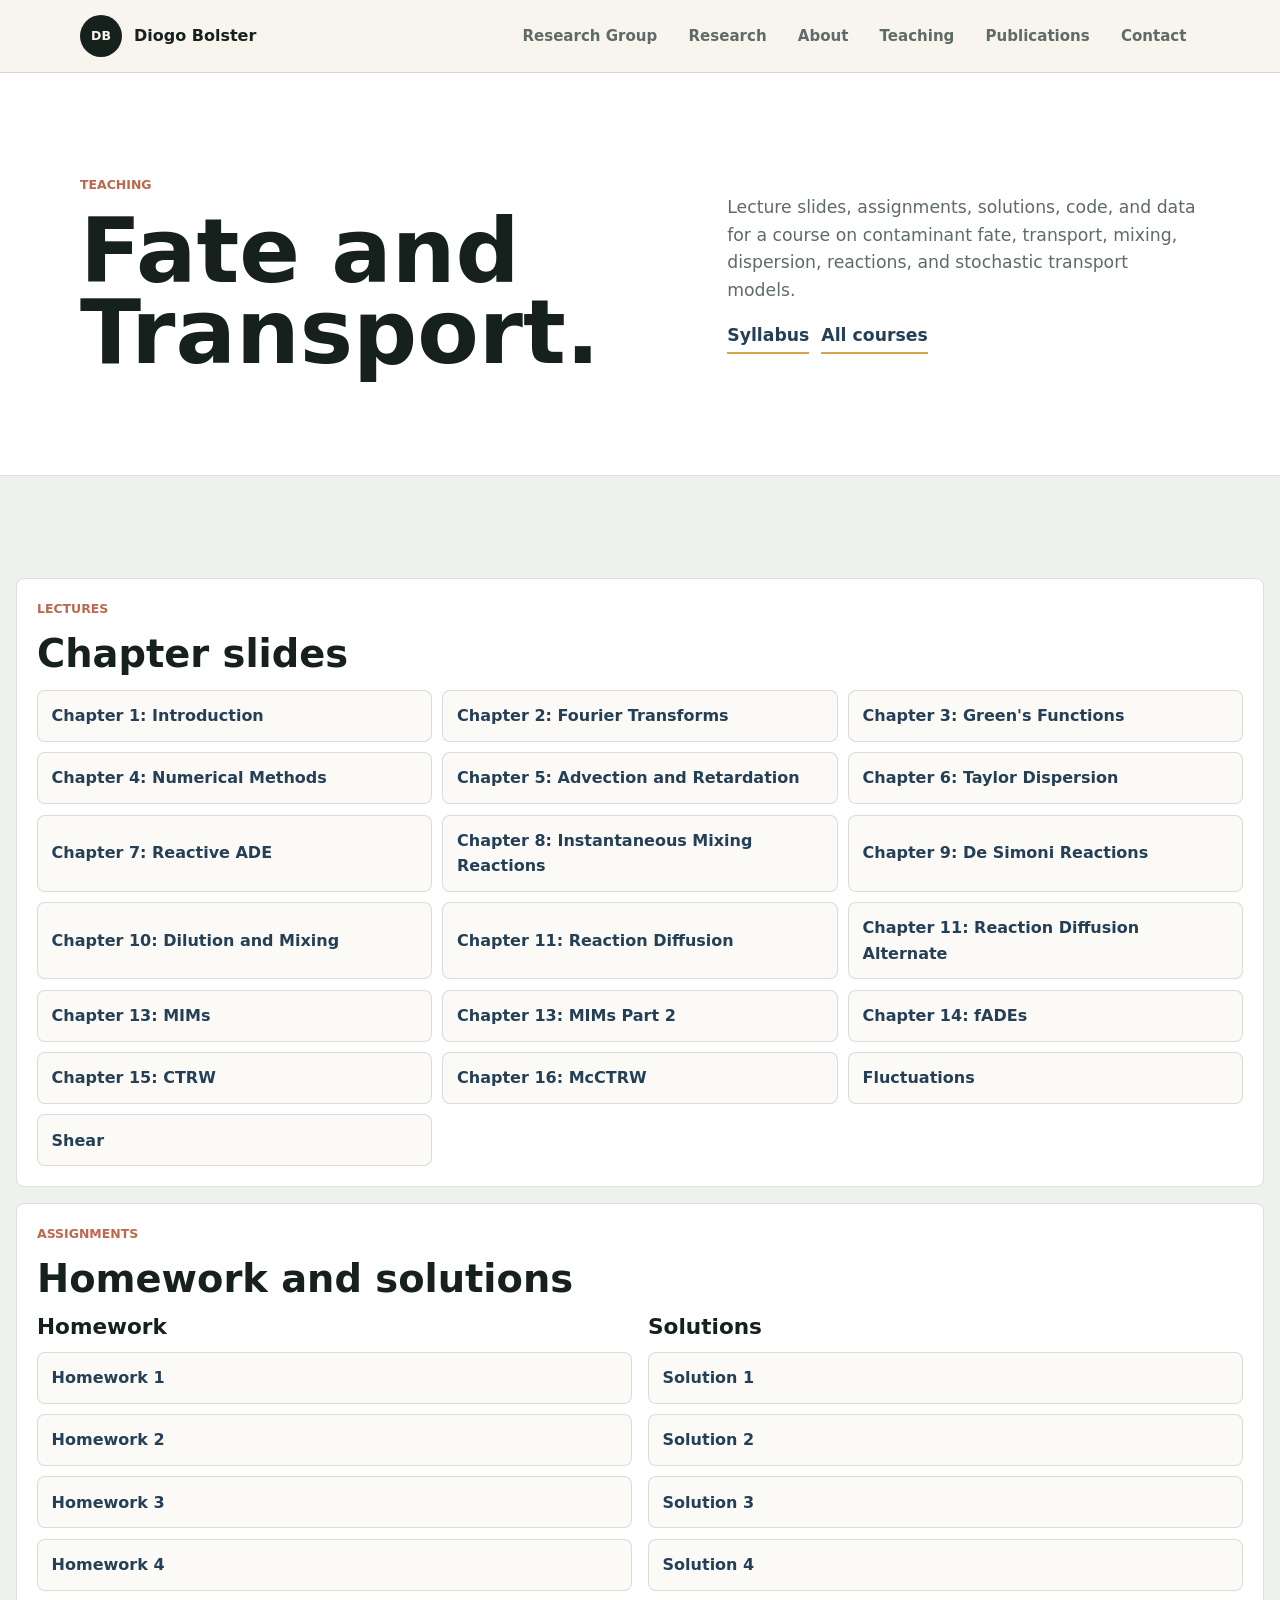
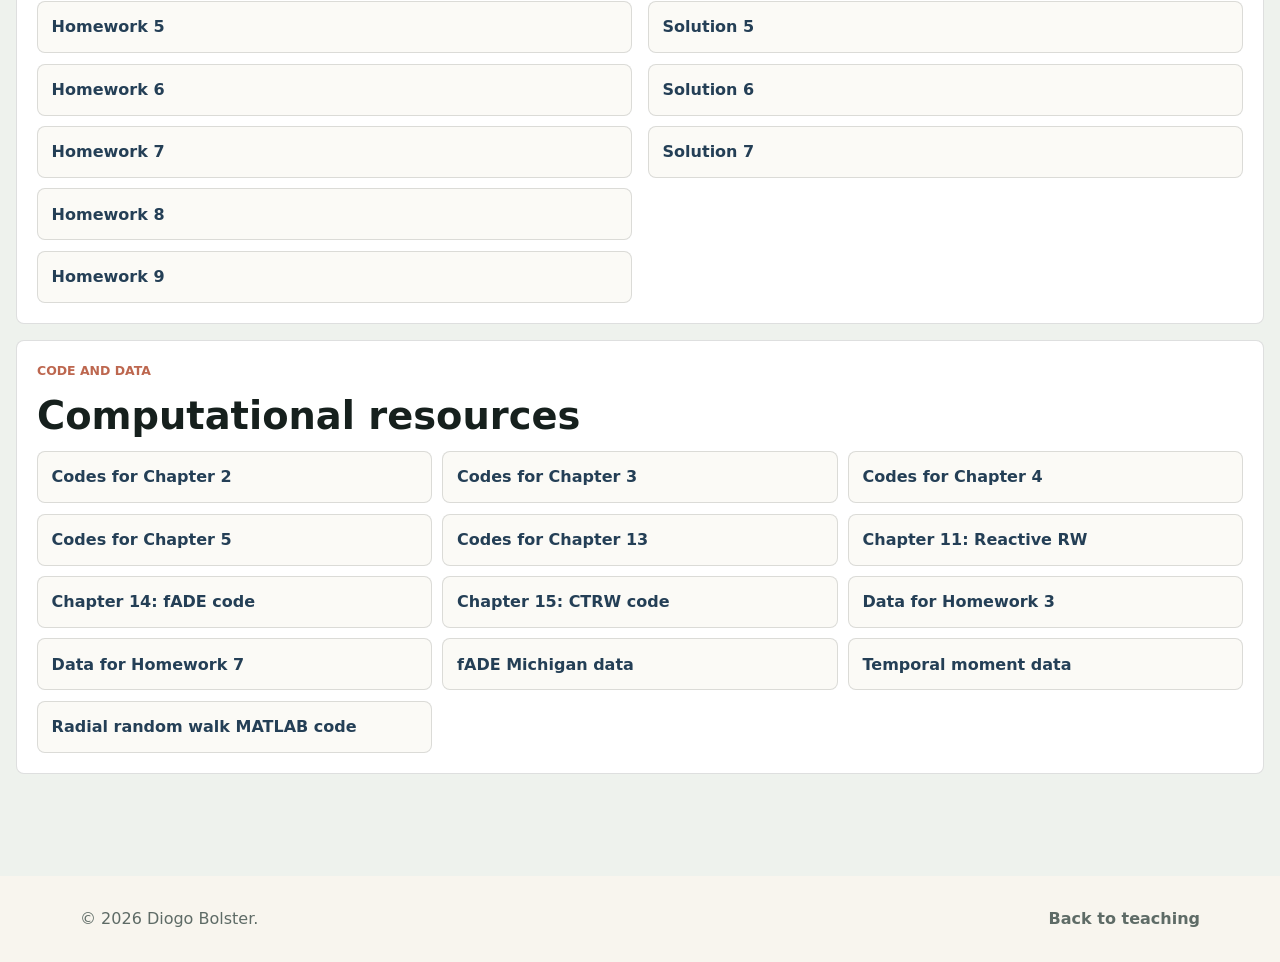
<file: fate-and-transport.html>
<!doctype html>
<html lang="en">
  <head>
    <meta charset="utf-8">
    <meta name="viewport" content="width=device-width, initial-scale=1">
    <meta
      name="description"
      content="Fate and Transport course materials, lectures, homework, solutions, codes, and datasets from Diogo Bolster."
    >
    <title>Fate and Transport | Diogo Bolster</title>
    <link rel="stylesheet" href="styles.css">
  </head>
  <body class="course-page">
    <a class="skip-link" href="#main">Skip to content</a>

    <header class="site-header">
      <nav class="nav" aria-label="Primary navigation">
        <a class="brand" href="index.html#top" aria-label="Go to homepage">
          <span class="brand-mark">DB</span>
          <span>Diogo Bolster</span>
        </a>

        <button class="nav-toggle" type="button" aria-label="Open navigation" aria-expanded="false">
          <span></span>
          <span></span>
        </button>

        <div class="nav-links" data-nav-links>
          <a href="index.html#group">Research Group</a>
          <a href="index.html#research">Research</a>
          <a href="index.html#about">About</a>
          <a href="teaching.html">Teaching</a>
          <a href="publications.html">Publications</a>
          <a href="index.html#contact">Contact</a>
        </div>
      </nav>
    </header>

    <main id="main">
      <section class="publication-hero course-hero" aria-labelledby="course-title">
        <div class="section-inner publication-hero-grid">
          <div>
            <p class="section-kicker">Teaching</p>
            <h1 id="course-title">Fate and Transport.</h1>
          </div>
          <div class="publication-summary">
            <p>
              Lecture slides, assignments, solutions, code, and data for a course on
              contaminant fate, transport, mixing, dispersion, reactions, and stochastic
              transport models.
            </p>
            <div class="publication-source-links">
              <a href="course-materials/fate-and-transport/Syllabus_CE60422.pdf">Syllabus</a>
              <a href="teaching.html">All courses</a>
            </div>
          </div>
        </div>
      </section>

      <section class="section course-materials-section" aria-label="Fate and Transport course materials">
        <div class="section-inner course-materials-inner">
          <section class="course-material-block">
            <div class="course-material-heading">
              <p class="section-kicker">Lectures</p>
              <h2>Chapter slides</h2>
            </div>
            <div class="resource-grid">
              <a href="course-materials/fate-and-transport/Chapter1Intro.pptx">Chapter 1: Introduction</a>
              <a href="course-materials/fate-and-transport/Chapter2-FourierTransforms.pptx">Chapter 2: Fourier Transforms</a>
              <a href="course-materials/fate-and-transport/Chapter3GreensFunctions.pptx">Chapter 3: Green's Functions</a>
              <a href="course-materials/fate-and-transport/Chapter4-Numerical.pptx">Chapter 4: Numerical Methods</a>
              <a href="course-materials/fate-and-transport/Chapter5_AdvectionRetardation.pptx">Chapter 5: Advection and Retardation</a>
              <a href="course-materials/fate-and-transport/Chapter6-TaylorDispersion.pptx">Chapter 6: Taylor Dispersion</a>
              <a href="course-materials/fate-and-transport/Chapter7-RADE.pptx">Chapter 7: Reactive ADE</a>
              <a href="course-materials/fate-and-transport/Chapter8-InstMixRxn.pptx">Chapter 8: Instantaneous Mixing Reactions</a>
              <a href="course-materials/fate-and-transport/Chapter9-DeSimoniRXN.pptx">Chapter 9: De Simoni Reactions</a>
              <a href="course-materials/fate-and-transport/Chapter10-DilutionMixing.pptx">Chapter 10: Dilution and Mixing</a>
              <a href="course-materials/fate-and-transport/Chapter11-Reaction_Diffusion_General.pptx">Chapter 11: Reaction Diffusion</a>
              <a href="course-materials/fate-and-transport/Chapter11-Reaction_Diffusion_General_1.pptx">Chapter 11: Reaction Diffusion Alternate</a>
              <a href="course-materials/fate-and-transport/Chapter13-MIMs.pptx">Chapter 13: MIMs</a>
              <a href="course-materials/fate-and-transport/Chapter13-MIMs-Part2.pptx">Chapter 13: MIMs Part 2</a>
              <a href="course-materials/fate-and-transport/Chapter14-fADEs.pptx">Chapter 14: fADEs</a>
              <a href="course-materials/fate-and-transport/Chapter15-CTRW.pptx">Chapter 15: CTRW</a>
              <a href="course-materials/fate-and-transport/Chapter16-McCTRW.pptx">Chapter 16: McCTRW</a>
              <a href="course-materials/fate-and-transport/Fluctuations.pptx">Fluctuations</a>
              <a href="course-materials/fate-and-transport/Shear.pptx">Shear</a>
            </div>
          </section>

          <section class="course-material-block">
            <div class="course-material-heading">
              <p class="section-kicker">Assignments</p>
              <h2>Homework and solutions</h2>
            </div>
            <div class="resource-columns">
              <div>
                <h3>Homework</h3>
                <div class="resource-list">
                  <a href="course-materials/fate-and-transport/HW1.pdf">Homework 1</a>
                  <a href="course-materials/fate-and-transport/HW2.pdf">Homework 2</a>
                  <a href="course-materials/fate-and-transport/HW3.pdf">Homework 3</a>
                  <a href="course-materials/fate-and-transport/HW4.pdf">Homework 4</a>
                  <a href="course-materials/fate-and-transport/HW5.pdf">Homework 5</a>
                  <a href="course-materials/fate-and-transport/HW6.pdf">Homework 6</a>
                  <a href="course-materials/fate-and-transport/HW7.pdf">Homework 7</a>
                  <a href="course-materials/fate-and-transport/HW8.pdf">Homework 8</a>
                  <a href="course-materials/fate-and-transport/HW9.pdf">Homework 9</a>
                </div>
              </div>
              <div>
                <h3>Solutions</h3>
                <div class="resource-list">
                  <a href="course-materials/fate-and-transport/Sol_HW1.pdf">Solution 1</a>
                  <a href="course-materials/fate-and-transport/Sol_HW2.pdf">Solution 2</a>
                  <a href="course-materials/fate-and-transport/Sol_HW3.pdf">Solution 3</a>
                  <a href="course-materials/fate-and-transport/Sol_HW4.pdf">Solution 4</a>
                  <a href="course-materials/fate-and-transport/Sol_HW5.pdf">Solution 5</a>
                  <a href="course-materials/fate-and-transport/Sol_HW6.pdf">Solution 6</a>
                  <a href="course-materials/fate-and-transport/Sol%20HW7.pdf">Solution 7</a>
                </div>
              </div>
            </div>
          </section>

          <section class="course-material-block">
            <div class="course-material-heading">
              <p class="section-kicker">Code and Data</p>
              <h2>Computational resources</h2>
            </div>
            <div class="resource-grid">
              <a href="course-materials/fate-and-transport/Codes%20for%20Chapter%202.zip">Codes for Chapter 2</a>
              <a href="course-materials/fate-and-transport/Codes%20for%20Chapter%203.zip">Codes for Chapter 3</a>
              <a href="course-materials/fate-and-transport/Codes%20for%20Chapter%204%20.zip">Codes for Chapter 4</a>
              <a href="course-materials/fate-and-transport/Codes%20for%20Chapter%205.zip">Codes for Chapter 5</a>
              <a href="course-materials/fate-and-transport/Codes%20for%20Chapter%2013.zip">Codes for Chapter 13</a>
              <a href="course-materials/fate-and-transport/Chapter%2011%20-%20Reactive%20RW.zip">Chapter 11: Reactive RW</a>
              <a href="course-materials/fate-and-transport/Chapter14-fADE.zip">Chapter 14: fADE code</a>
              <a href="course-materials/fate-and-transport/Chapter15-CTRW.zip">Chapter 15: CTRW code</a>
              <a href="course-materials/fate-and-transport/Data%20for%20HW%203.zip">Data for Homework 3</a>
              <a href="course-materials/fate-and-transport/DataHW7.zip">Data for Homework 7</a>
              <a href="course-materials/fate-and-transport/data_fADE_Michigan.mat">fADE Michigan data</a>
              <a href="course-materials/fate-and-transport/data_tmoment.mat">Temporal moment data</a>
              <a href="course-materials/fate-and-transport/rw_radial_website.m">Radial random walk MATLAB code</a>
            </div>
          </section>

        </div>
      </section>
    </main>

    <footer class="footer">
      <p>© <span data-year></span> Diogo Bolster.</p>
      <a href="teaching.html">Back to teaching</a>
    </footer>

    <script src="script.js"></script>
  </body>
</html>
</file>
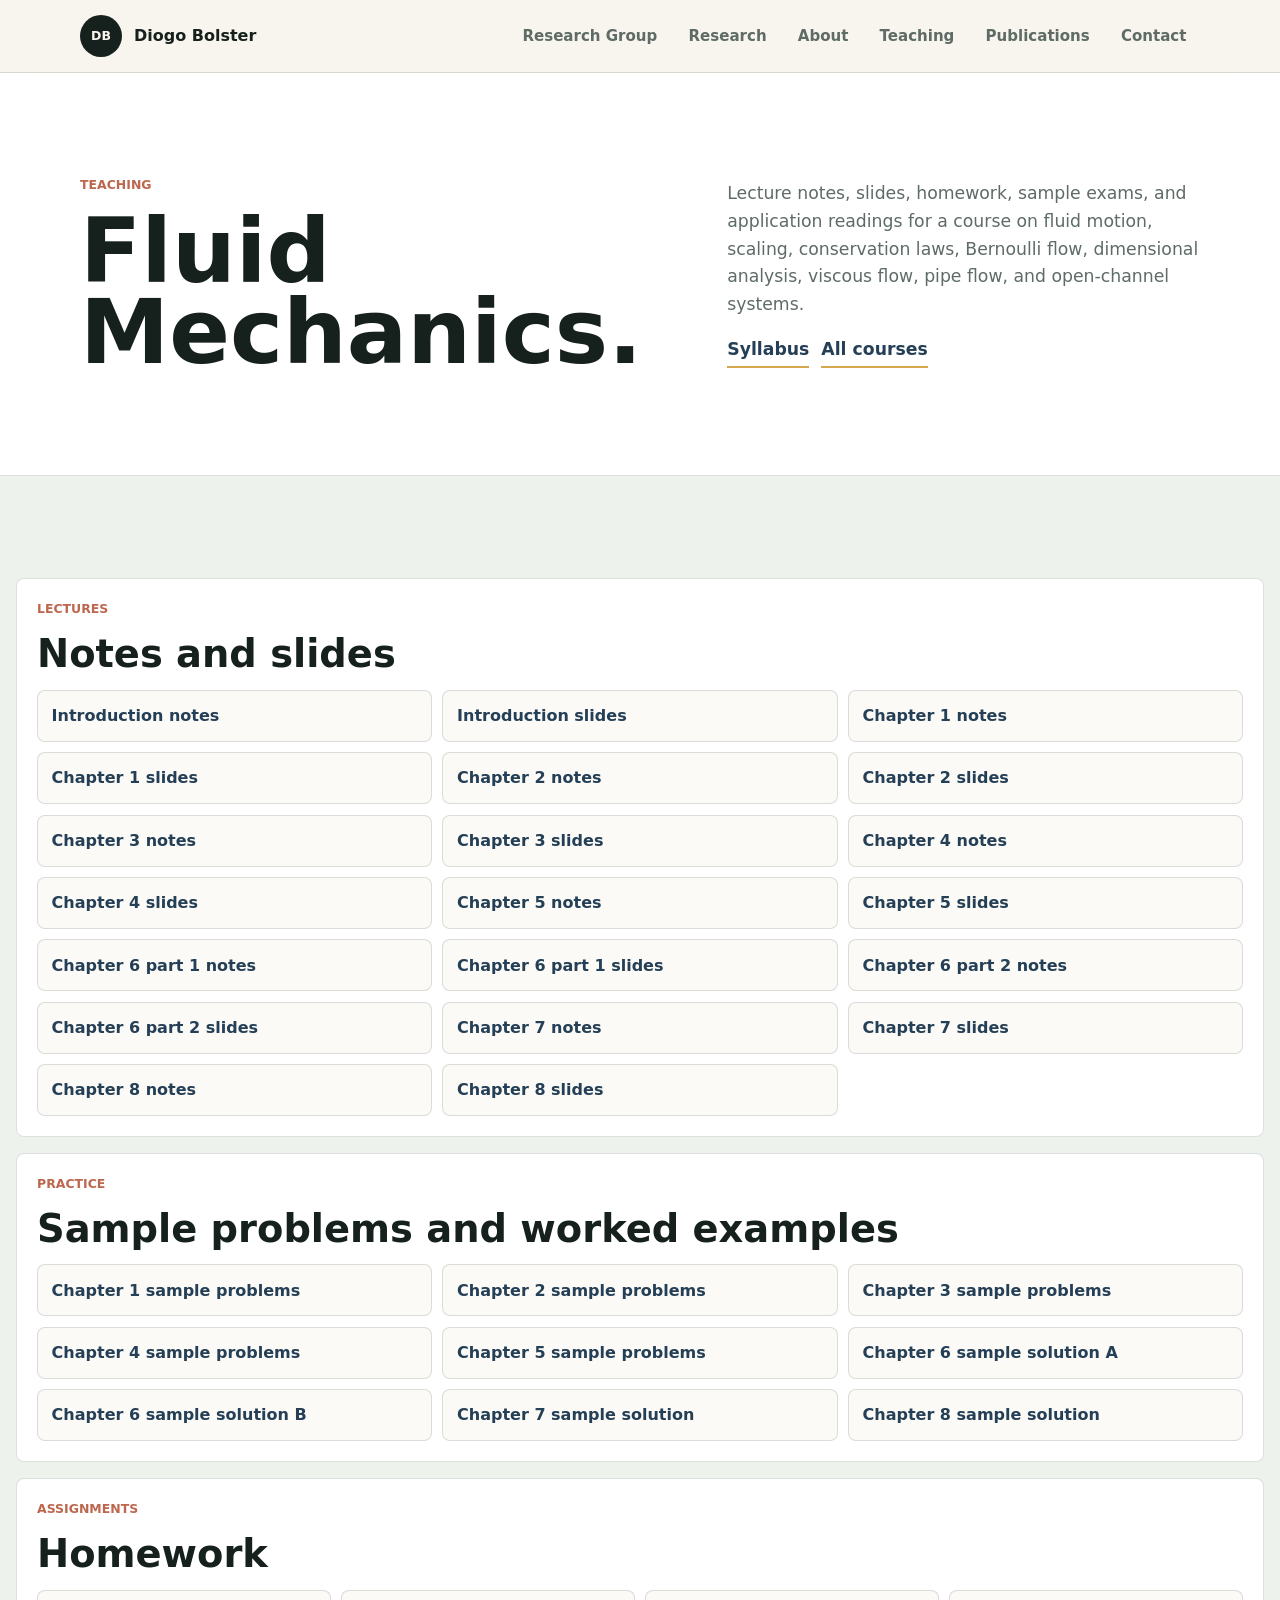
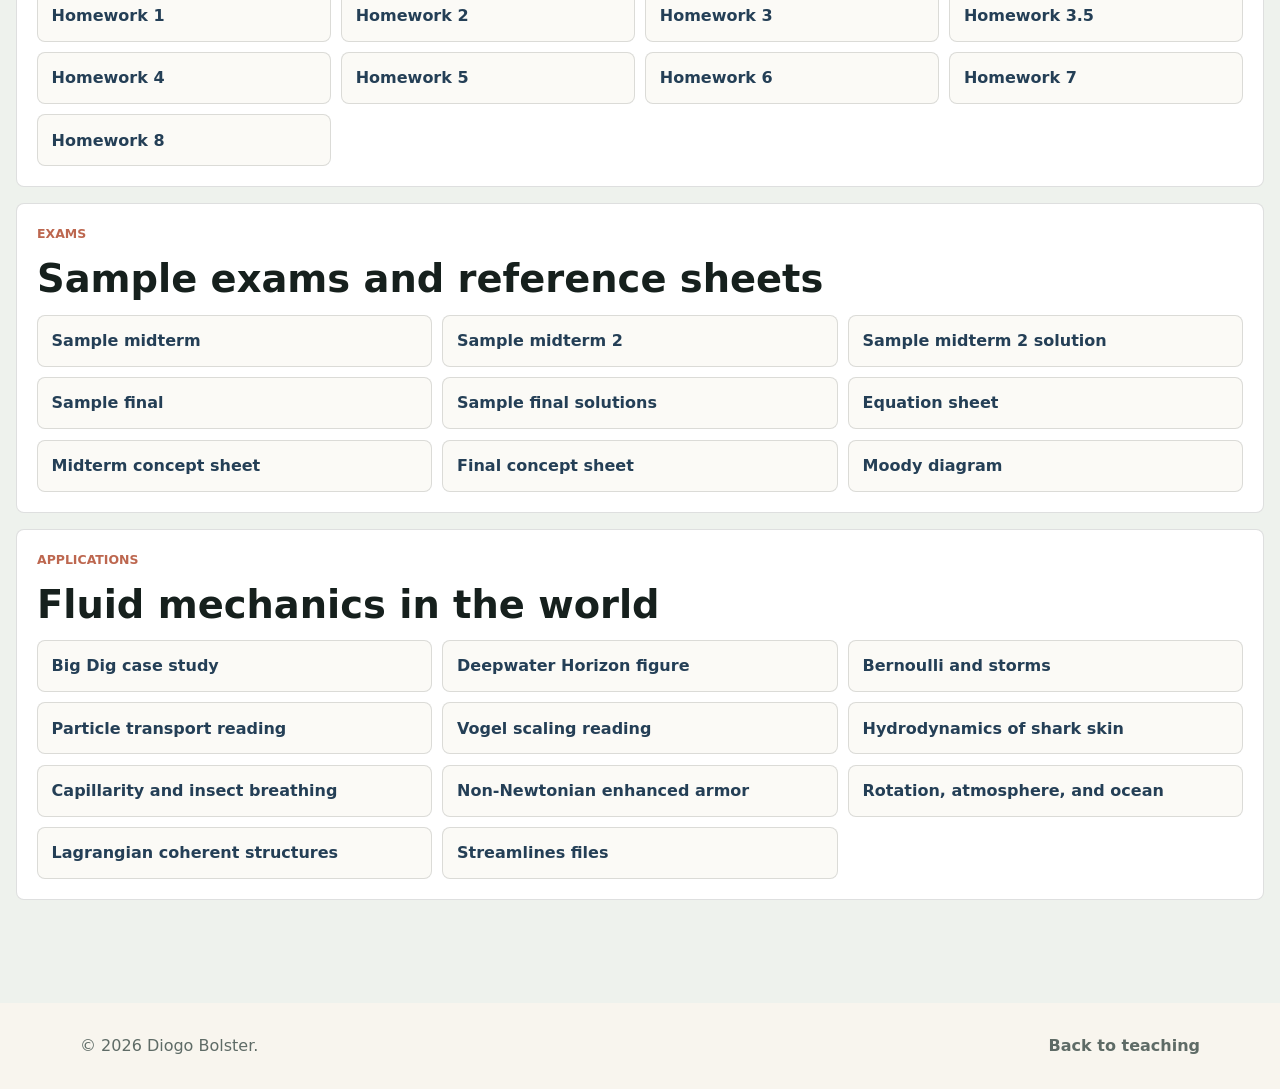
<file: fluid-mechanics.html>
<!doctype html>
<html lang="en">
  <head>
    <meta charset="utf-8">
    <meta name="viewport" content="width=device-width, initial-scale=1">
    <meta
      name="description"
      content="Fluid Mechanics course materials, lectures, homework, sample exams, and supplemental readings from Diogo Bolster."
    >
    <title>Fluid Mechanics | Diogo Bolster</title>
    <link rel="stylesheet" href="styles.css">
  </head>
  <body class="course-page">
    <a class="skip-link" href="#main">Skip to content</a>

    <header class="site-header">
      <nav class="nav" aria-label="Primary navigation">
        <a class="brand" href="index.html#top" aria-label="Go to homepage">
          <span class="brand-mark">DB</span>
          <span>Diogo Bolster</span>
        </a>

        <button class="nav-toggle" type="button" aria-label="Open navigation" aria-expanded="false">
          <span></span>
          <span></span>
        </button>

        <div class="nav-links" data-nav-links>
          <a href="index.html#group">Research Group</a>
          <a href="index.html#research">Research</a>
          <a href="index.html#about">About</a>
          <a href="teaching.html">Teaching</a>
          <a href="publications.html">Publications</a>
          <a href="index.html#contact">Contact</a>
        </div>
      </nav>
    </header>

    <main id="main">
      <section class="publication-hero course-hero" aria-labelledby="course-title">
        <div class="section-inner publication-hero-grid">
          <div>
            <p class="section-kicker">Teaching</p>
            <h1 id="course-title">Fluid Mechanics.</h1>
          </div>
          <div class="publication-summary">
            <p>
              Lecture notes, slides, homework, sample exams, and application readings
              for a course on fluid motion, scaling, conservation laws, Bernoulli flow,
              dimensional analysis, viscous flow, pipe flow, and open-channel systems.
            </p>
            <div class="publication-source-links">
              <a href="course-materials/fluid-mechanics/Syllabus_CE30460.pdf">Syllabus</a>
              <a href="teaching.html">All courses</a>
            </div>
          </div>
        </div>
      </section>

      <section class="section course-materials-section" aria-label="Fluid Mechanics course materials">
        <div class="section-inner course-materials-inner">
          <section class="course-material-block">
            <div class="course-material-heading">
              <p class="section-kicker">Lectures</p>
              <h2>Notes and slides</h2>
            </div>
            <div class="resource-grid">
              <a href="course-materials/fluid-mechanics/Introduction.pdf">Introduction notes</a>
              <a href="course-materials/fluid-mechanics/Introduction.pptx">Introduction slides</a>
              <a href="course-materials/fluid-mechanics/Chapter%201.pdf">Chapter 1 notes</a>
              <a href="course-materials/fluid-mechanics/Chapter%201.pptx">Chapter 1 slides</a>
              <a href="course-materials/fluid-mechanics/Chapter%202.pdf">Chapter 2 notes</a>
              <a href="course-materials/fluid-mechanics/Chapter%202.pptx">Chapter 2 slides</a>
              <a href="course-materials/fluid-mechanics/Chapter%203.pdf">Chapter 3 notes</a>
              <a href="course-materials/fluid-mechanics/Chapter%203.pptx">Chapter 3 slides</a>
              <a href="course-materials/fluid-mechanics/Chapter%204.pdf">Chapter 4 notes</a>
              <a href="course-materials/fluid-mechanics/Chapter%204.pptx">Chapter 4 slides</a>
              <a href="course-materials/fluid-mechanics/Chapter%205.pdf">Chapter 5 notes</a>
              <a href="course-materials/fluid-mechanics/Chapter%205.pptx">Chapter 5 slides</a>
              <a href="course-materials/fluid-mechanics/Chapter%206%20-%20Part%201.pdf">Chapter 6 part 1 notes</a>
              <a href="course-materials/fluid-mechanics/Chapter%206%20-%20Part%201.pptx">Chapter 6 part 1 slides</a>
              <a href="course-materials/fluid-mechanics/Chapter%206%20-%20Part%202.pdf">Chapter 6 part 2 notes</a>
              <a href="course-materials/fluid-mechanics/Chapter%206%20-%20Part%202.pptx">Chapter 6 part 2 slides</a>
              <a href="course-materials/fluid-mechanics/Chapter%207.pdf">Chapter 7 notes</a>
              <a href="course-materials/fluid-mechanics/Chapter%207.pptx">Chapter 7 slides</a>
              <a href="course-materials/fluid-mechanics/Chapter8.pdf">Chapter 8 notes</a>
              <a href="course-materials/fluid-mechanics/Chapter8.pptx">Chapter 8 slides</a>
            </div>
          </section>

          <section class="course-material-block">
            <div class="course-material-heading">
              <p class="section-kicker">Practice</p>
              <h2>Sample problems and worked examples</h2>
            </div>
            <div class="resource-grid">
              <a href="course-materials/fluid-mechanics/Chapter%201%20-%20Sample%20Problems%20from%20Notes.pdf">Chapter 1 sample problems</a>
              <a href="course-materials/fluid-mechanics/Chapter%202%20-%20Sample%20Problems%20from%20Notes.pdf">Chapter 2 sample problems</a>
              <a href="course-materials/fluid-mechanics/Chapter%203%20-%20Sample%20Problems%20from%20Notes.pdf">Chapter 3 sample problems</a>
              <a href="course-materials/fluid-mechanics/Chapter%204%20-%20Sample%20Problems%20from%20Notes.pdf">Chapter 4 sample problems</a>
              <a href="course-materials/fluid-mechanics/Chapter%205%20-%20Sample%20Problems%20from%20Notes.pdf">Chapter 5 sample problems</a>
              <a href="course-materials/fluid-mechanics/ch06_sol_samplea.pdf">Chapter 6 sample solution A</a>
              <a href="course-materials/fluid-mechanics/ch06_sol_sampleb.pdf">Chapter 6 sample solution B</a>
              <a href="course-materials/fluid-mechanics/ch07_sol_sample.pdf">Chapter 7 sample solution</a>
              <a href="course-materials/fluid-mechanics/ch08_sol_sample.pdf">Chapter 8 sample solution</a>
            </div>
          </section>

          <section class="course-material-block">
            <div class="course-material-heading">
              <p class="section-kicker">Assignments</p>
              <h2>Homework</h2>
            </div>
            <div class="resource-grid compact">
              <a href="course-materials/fluid-mechanics/HW1.pdf">Homework 1</a>
              <a href="course-materials/fluid-mechanics/HW2.pdf">Homework 2</a>
              <a href="course-materials/fluid-mechanics/HW3.pdf">Homework 3</a>
              <a href="course-materials/fluid-mechanics/HW%203.5.pdf">Homework 3.5</a>
              <a href="course-materials/fluid-mechanics/HW4.pdf">Homework 4</a>
              <a href="course-materials/fluid-mechanics/HW5.pdf">Homework 5</a>
              <a href="course-materials/fluid-mechanics/HW6.pdf">Homework 6</a>
              <a href="course-materials/fluid-mechanics/HW7.pdf">Homework 7</a>
              <a href="course-materials/fluid-mechanics/HW8.pdf">Homework 8</a>
            </div>
          </section>

          <section class="course-material-block">
            <div class="course-material-heading">
              <p class="section-kicker">Exams</p>
              <h2>Sample exams and reference sheets</h2>
            </div>
            <div class="resource-grid">
              <a href="course-materials/fluid-mechanics/Sample%20Midterm.pdf">Sample midterm</a>
              <a href="course-materials/fluid-mechanics/Sample%20Midterm%202.pdf">Sample midterm 2</a>
              <a href="course-materials/fluid-mechanics/Sol_SMT2.pdf">Sample midterm 2 solution</a>
              <a href="course-materials/fluid-mechanics/Sample%20Final.pdf">Sample final</a>
              <a href="course-materials/fluid-mechanics/Solutions%20Sample%20Final.pdf">Sample final solutions</a>
              <a href="course-materials/fluid-mechanics/Equation%20Sheet%202.pdf">Equation sheet</a>
              <a href="course-materials/fluid-mechanics/CSMT1.pdf">Midterm concept sheet</a>
              <a href="course-materials/fluid-mechanics/CS_FINAL.pdf">Final concept sheet</a>
              <a href="course-materials/fluid-mechanics/Moody_diagram.pdf">Moody diagram</a>
            </div>
          </section>

          <section class="course-material-block">
            <div class="course-material-heading">
              <p class="section-kicker">Applications</p>
              <h2>Fluid mechanics in the world</h2>
            </div>
            <div class="resource-grid">
              <a href="course-materials/fluid-mechanics/CH2%20-%20Big%20Dig.pdf">Big Dig case study</a>
              <a href="course-materials/fluid-mechanics/Ch2%20-%20Deepwater%20Horizon.png">Deepwater Horizon figure</a>
              <a href="course-materials/fluid-mechanics/CH3%20-%20Bernoulli%20and%20Storms.pdf">Bernoulli and storms</a>
              <a href="course-materials/fluid-mechanics/38-PT.pdf">Particle transport reading</a>
              <a href="course-materials/fluid-mechanics/PT-Vogel-scaling.pdf">Vogel scaling reading</a>
              <a href="course-materials/fluid-mechanics/Hydrodynamics%20of%20Shark%20Skin.pdf">Hydrodynamics of shark skin</a>
              <a href="course-materials/fluid-mechanics/Insects%20Using%20Capillarity%20to%20Breathe.pdf">Capillarity and insect breathing</a>
              <a href="course-materials/fluid-mechanics/Nonnewtonian%20Enhanced%20Armor.pdf">Non-Newtonian enhanced armor</a>
              <a href="course-materials/fluid-mechanics/Rotation%20-%20modelling%20atmosphere%20and%20ocean.pdf">Rotation, atmosphere, and ocean</a>
              <a href="course-materials/fluid-mechanics/Systems%20-%20Lagrangian%20Coherent%20Structures.pdf">Lagrangian coherent structures</a>
              <a href="course-materials/fluid-mechanics/Streamlines.zip">Streamlines files</a>
            </div>
          </section>
        </div>
      </section>
    </main>

    <footer class="footer">
      <p>© <span data-year></span> Diogo Bolster.</p>
      <a href="teaching.html">Back to teaching</a>
    </footer>

    <script src="script.js"></script>
  </body>
</html>
</file>
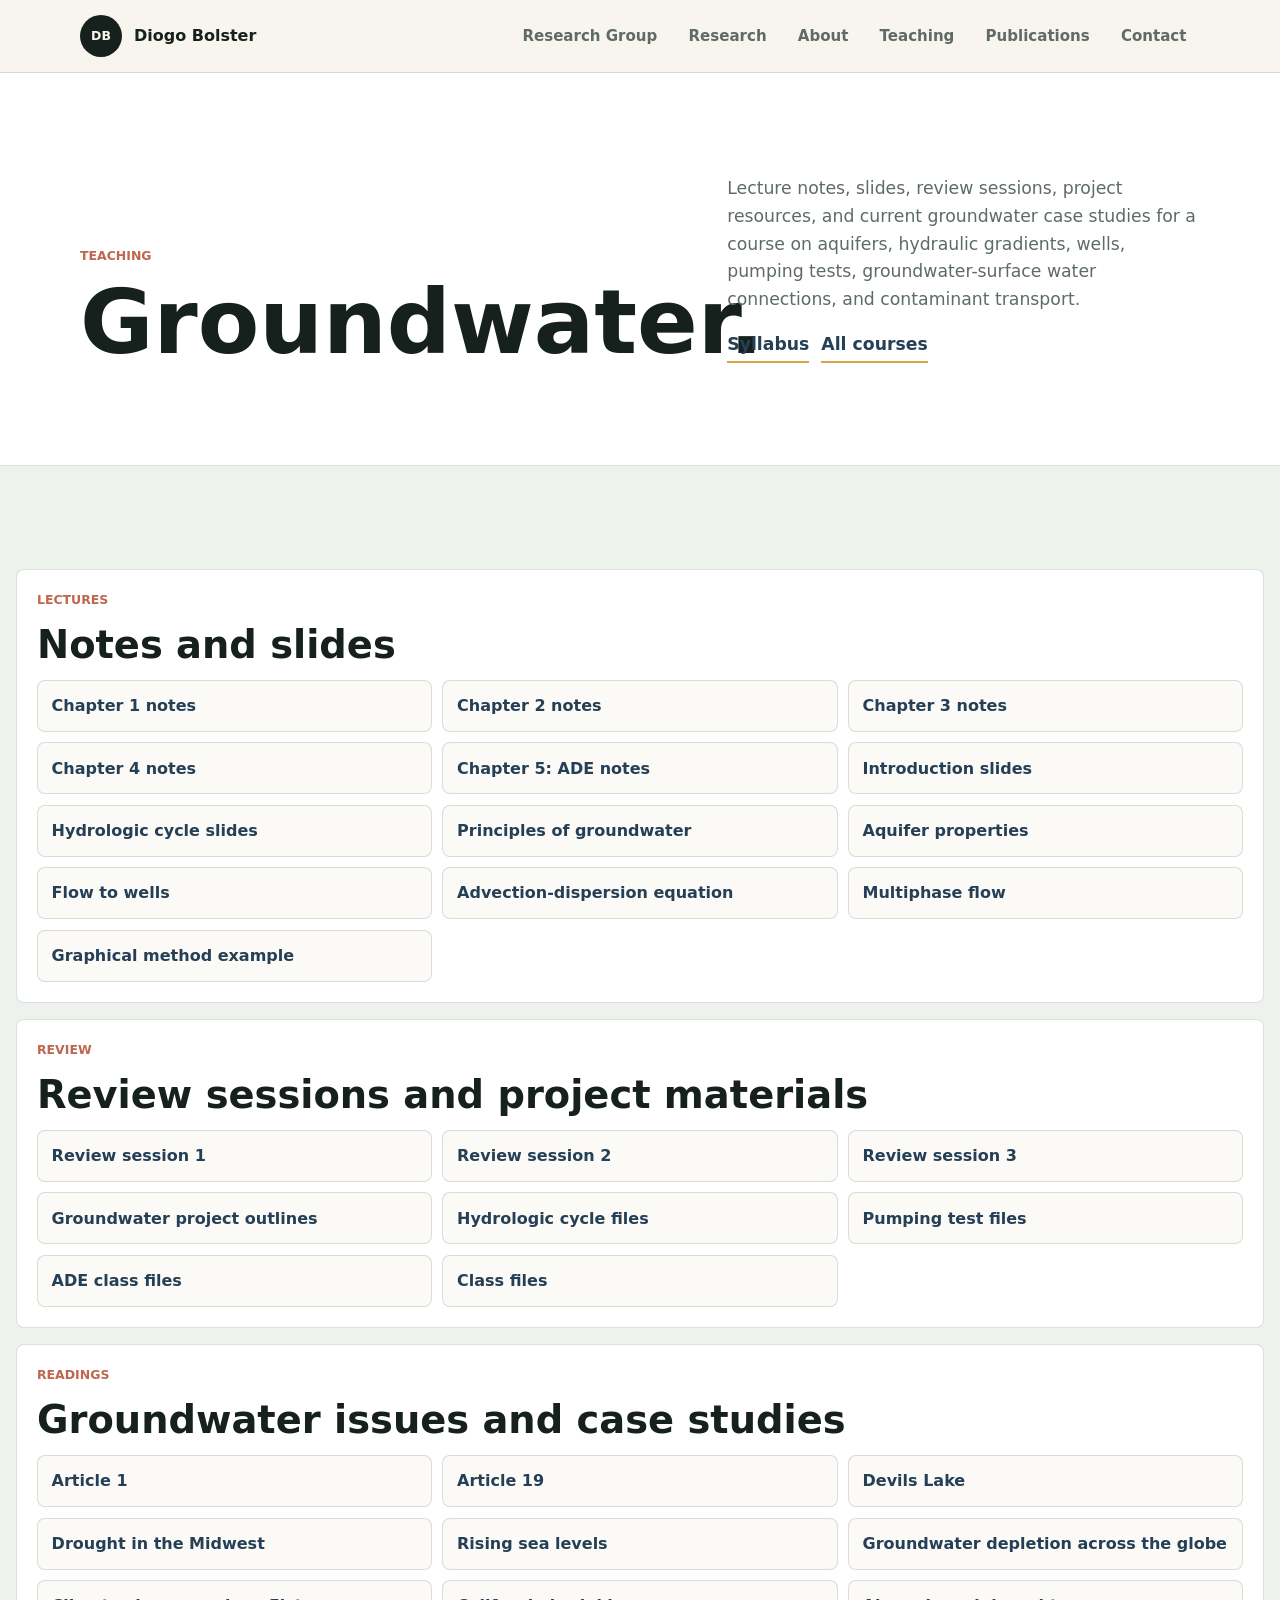
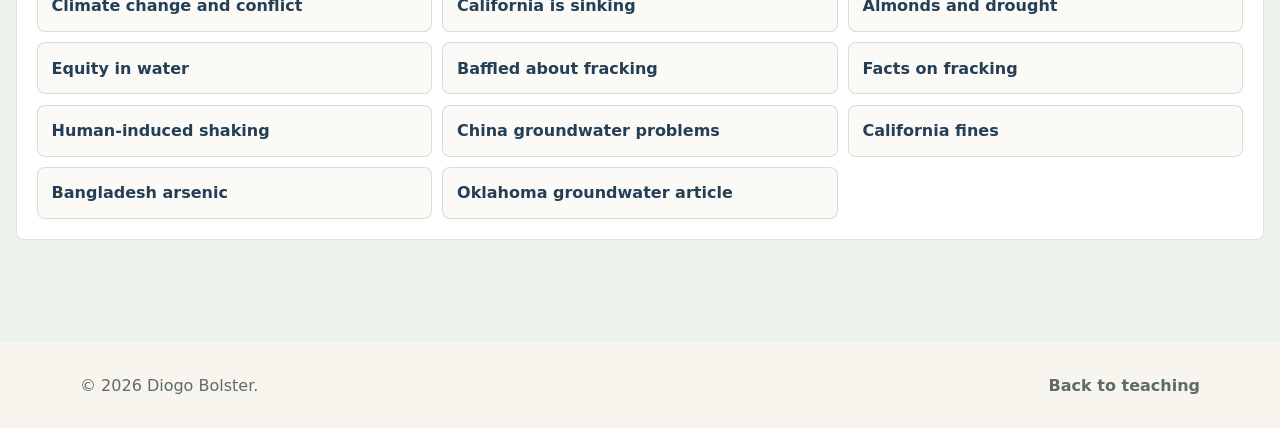
<file: groundwater.html>
<!doctype html>
<html lang="en">
  <head>
    <meta charset="utf-8">
    <meta name="viewport" content="width=device-width, initial-scale=1">
    <meta
      name="description"
      content="Groundwater course materials, lectures, review sessions, project resources, and case-study readings from Diogo Bolster."
    >
    <title>Groundwater | Diogo Bolster</title>
    <link rel="stylesheet" href="styles.css">
  </head>
  <body class="course-page">
    <a class="skip-link" href="#main">Skip to content</a>

    <header class="site-header">
      <nav class="nav" aria-label="Primary navigation">
        <a class="brand" href="index.html#top" aria-label="Go to homepage">
          <span class="brand-mark">DB</span>
          <span>Diogo Bolster</span>
        </a>

        <button class="nav-toggle" type="button" aria-label="Open navigation" aria-expanded="false">
          <span></span>
          <span></span>
        </button>

        <div class="nav-links" data-nav-links>
          <a href="index.html#group">Research Group</a>
          <a href="index.html#research">Research</a>
          <a href="index.html#about">About</a>
          <a href="teaching.html">Teaching</a>
          <a href="publications.html">Publications</a>
          <a href="index.html#contact">Contact</a>
        </div>
      </nav>
    </header>

    <main id="main">
      <section class="publication-hero course-hero" aria-labelledby="course-title">
        <div class="section-inner publication-hero-grid">
          <div>
            <p class="section-kicker">Teaching</p>
            <h1 id="course-title">Groundwater.</h1>
          </div>
          <div class="publication-summary">
            <p>
              Lecture notes, slides, review sessions, project resources, and current
              groundwater case studies for a course on aquifers, hydraulic gradients,
              wells, pumping tests, groundwater-surface water connections, and
              contaminant transport.
            </p>
            <div class="publication-source-links">
              <a href="course-materials/groundwater/Syllabus_CE40460.pdf">Syllabus</a>
              <a href="teaching.html">All courses</a>
            </div>
          </div>
        </div>
      </section>

      <section class="section course-materials-section" aria-label="Groundwater course materials">
        <div class="section-inner course-materials-inner">
          <section class="course-material-block">
            <div class="course-material-heading">
              <p class="section-kicker">Lectures</p>
              <h2>Notes and slides</h2>
            </div>
            <div class="resource-grid">
              <a href="course-materials/groundwater/Chapter%201.pdf">Chapter 1 notes</a>
              <a href="course-materials/groundwater/Chapter%202.pdf">Chapter 2 notes</a>
              <a href="course-materials/groundwater/Chapter%203.pdf">Chapter 3 notes</a>
              <a href="course-materials/groundwater/Chapter%204.pdf">Chapter 4 notes</a>
              <a href="course-materials/groundwater/Chapter%205%20-%20ADE.pdf">Chapter 5: ADE notes</a>
              <a href="course-materials/groundwater/1%20-%20Introduction.pptx">Introduction slides</a>
              <a href="course-materials/groundwater/2%20-%20Hydrocycle.pptx">Hydrologic cycle slides</a>
              <a href="course-materials/groundwater/PrinGW1.pptx">Principles of groundwater</a>
              <a href="course-materials/groundwater/PropAquifers.pptx">Aquifer properties</a>
              <a href="course-materials/groundwater/Flowtowells.pptx">Flow to wells</a>
              <a href="course-materials/groundwater/ADE.pptx">Advection-dispersion equation</a>
              <a href="course-materials/groundwater/Multiphase.pptx">Multiphase flow</a>
              <a href="course-materials/groundwater/Graphical%20Method%20Example.pptx">Graphical method example</a>
            </div>
          </section>

          <section class="course-material-block">
            <div class="course-material-heading">
              <p class="section-kicker">Review</p>
              <h2>Review sessions and project materials</h2>
            </div>
            <div class="resource-grid">
              <a href="course-materials/groundwater/Review%20Session%201.pptx">Review session 1</a>
              <a href="course-materials/groundwater/Review%20Session%202.pptx">Review session 2</a>
              <a href="course-materials/groundwater/Review%20Session%203.pptx">Review session 3</a>
              <a href="course-materials/groundwater/GW%20Project%20Outlines.pdf">Groundwater project outlines</a>
              <a href="course-materials/groundwater/1%20-%20Hydrologic%20Cycle.zip">Hydrologic cycle files</a>
              <a href="course-materials/groundwater/Pumping%20Tests.zip">Pumping test files</a>
              <a href="course-materials/groundwater/ADE%20for%20Class.zip">ADE class files</a>
              <a href="course-materials/groundwater/For%20Class.zip">Class files</a>
            </div>
          </section>

          <section class="course-material-block">
            <div class="course-material-heading">
              <p class="section-kicker">Readings</p>
              <h2>Groundwater issues and case studies</h2>
            </div>
            <div class="resource-grid">
              <a href="course-materials/groundwater/Article%201.pdf">Article 1</a>
              <a href="course-materials/groundwater/Article%2019.pdf">Article 19</a>
              <a href="course-materials/groundwater/2-%20Devils%20Lake.pdf">Devils Lake</a>
              <a href="course-materials/groundwater/3%20-%20Drought%20in%20Midwest.pdf">Drought in the Midwest</a>
              <a href="course-materials/groundwater/4%20-%20Risng%20Sea%20Levels.pdf">Rising sea levels</a>
              <a href="course-materials/groundwater/5%20-%20Groundwater%20Depletion%20Across%20the%20Globe.pdf">Groundwater depletion across the globe</a>
              <a href="course-materials/groundwater/6%20-%20Climate%20Change%20Helped%20Spark%20Syrian%20War,%20Study%20Says.pdf">Climate change and conflict</a>
              <a href="course-materials/groundwater/7%20-%20California%20is%20Sinking.pdf">California is sinking</a>
              <a href="course-materials/groundwater/8%20-%20Lucrative%20But%20Thirsty%20Almonds%20Come%20Under%20Fire%20Amid%20Drought.pdf">Almonds and drought</a>
              <a href="course-materials/groundwater/9%20-%20Equal%20in%20water.pdf">Equity in water</a>
              <a href="course-materials/groundwater/10%20-%20Baffled%20about%20Fracking.pdf">Baffled about fracking</a>
              <a href="course-materials/groundwater/11%20-%20The%20Facts%20on%20Fracking%20.pdf">Facts on fracking</a>
              <a href="course-materials/groundwater/12%20-%20Human%20INduced%20Shaking.pdf">Human-induced shaking</a>
              <a href="course-materials/groundwater/13%20-%20China%20GW%20Problems.pdf">China groundwater problems</a>
              <a href="course-materials/groundwater/14%20-%20California%20Fines.pdf">California fines</a>
              <a href="course-materials/groundwater/15%20-%20Bangladesh%20Arsenic.pdf">Bangladesh arsenic</a>
              <a href="course-materials/groundwater/OKLAHO~1.PDF">Oklahoma groundwater article</a>
            </div>
          </section>
        </div>
      </section>
    </main>

    <footer class="footer">
      <p>© <span data-year></span> Diogo Bolster.</p>
      <a href="teaching.html">Back to teaching</a>
    </footer>

    <script src="script.js"></script>
  </body>
</html>
</file>
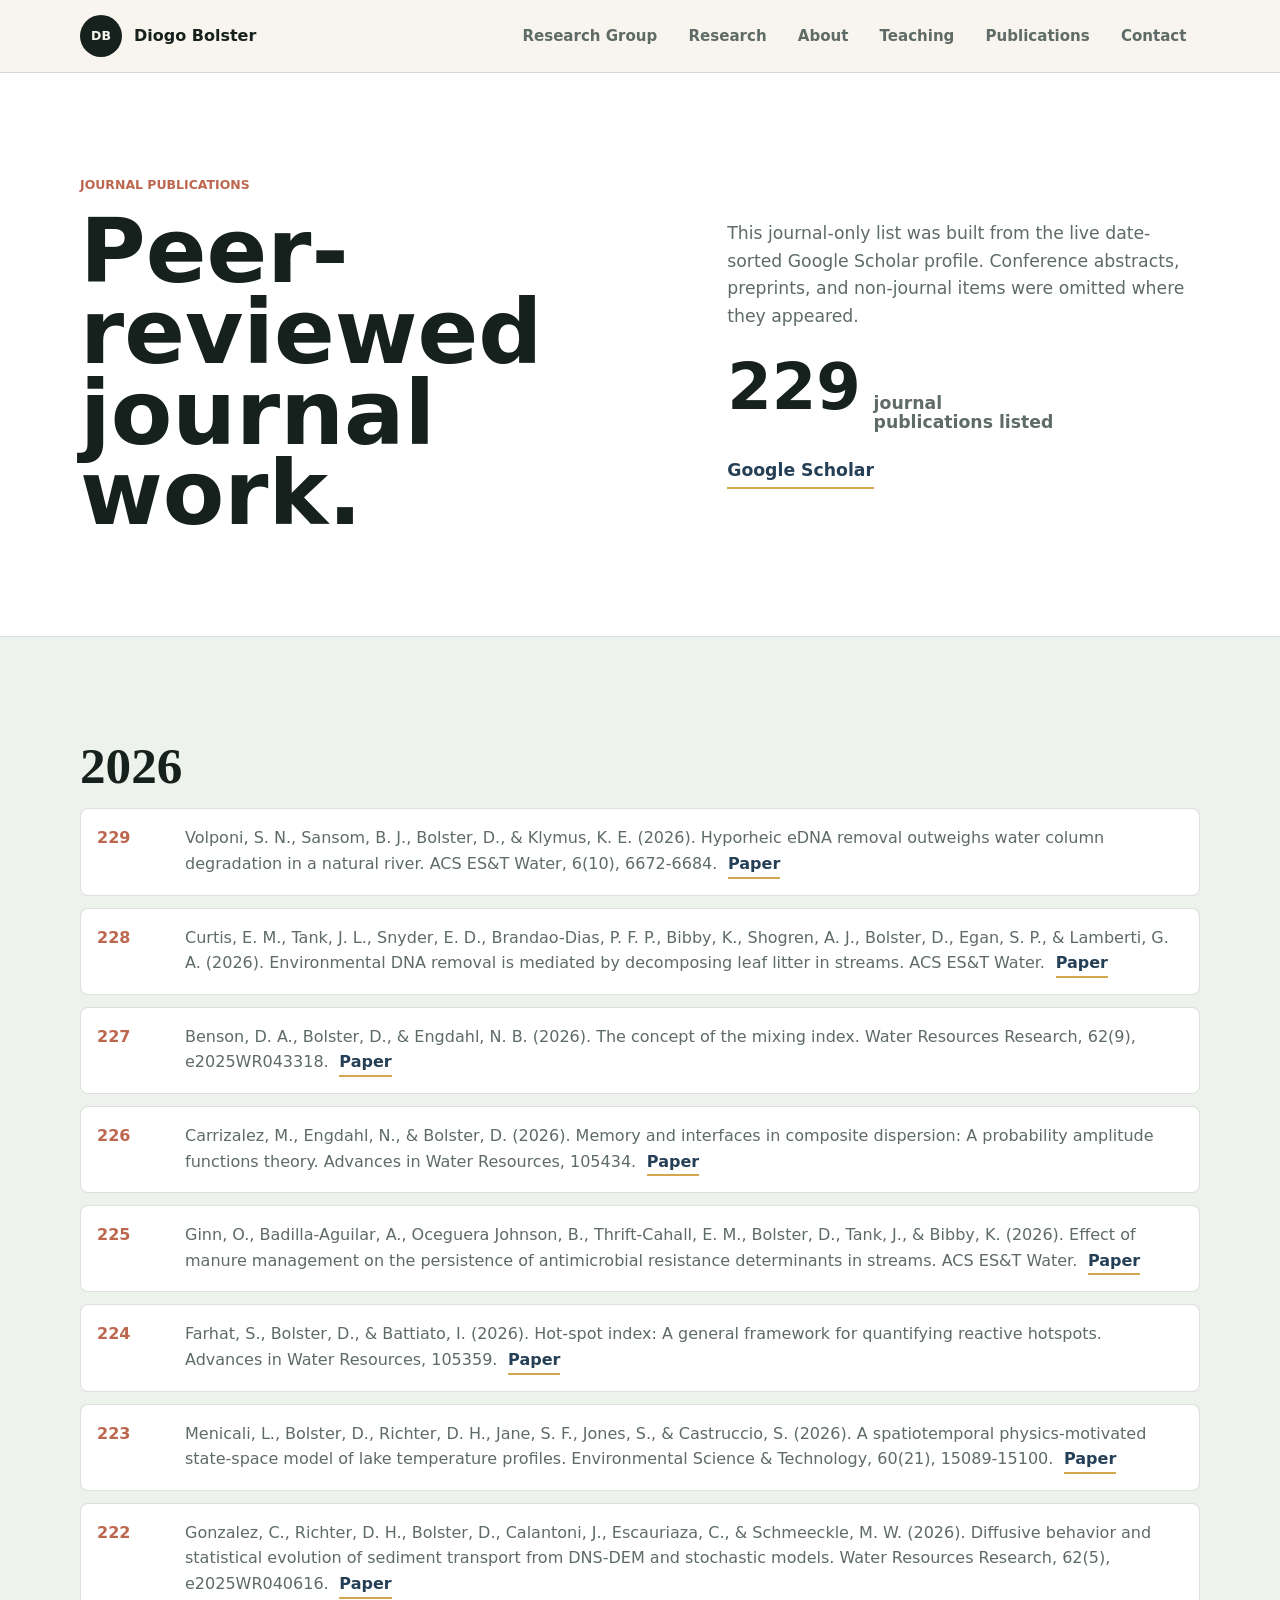
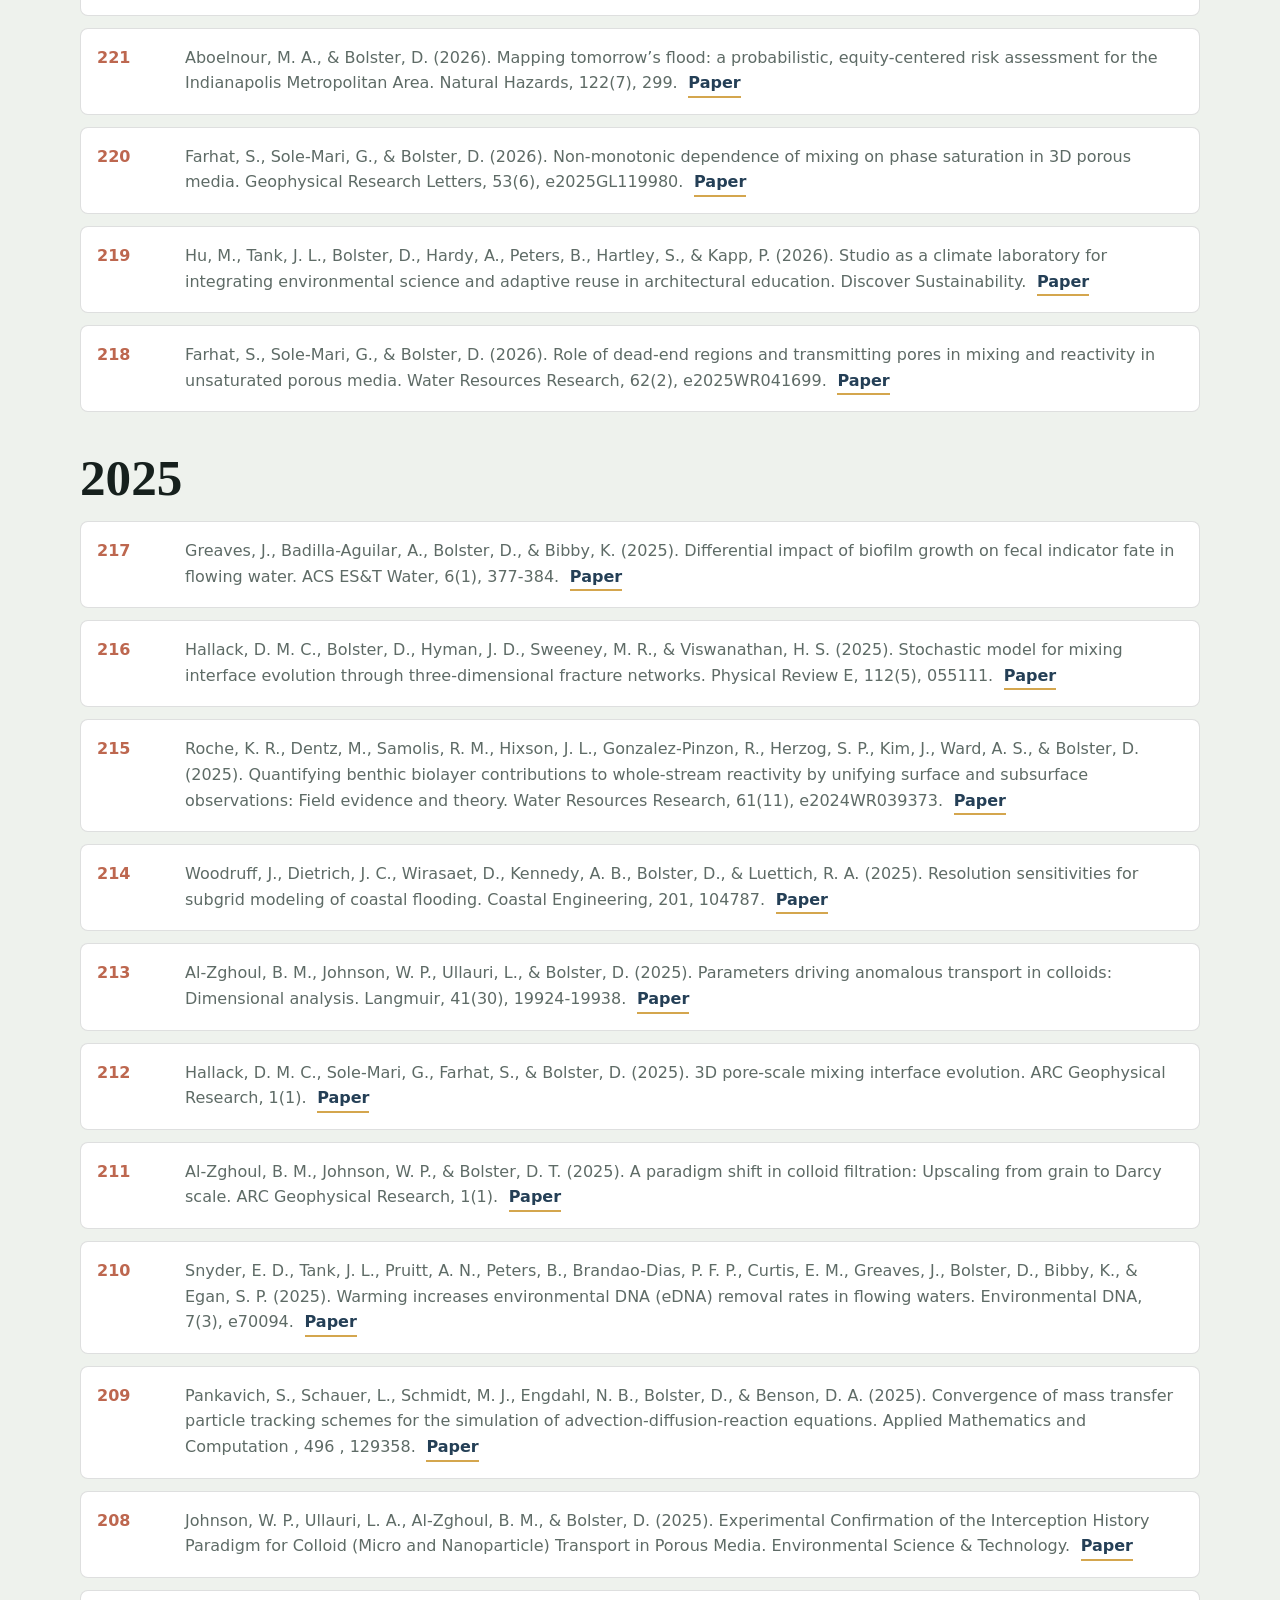
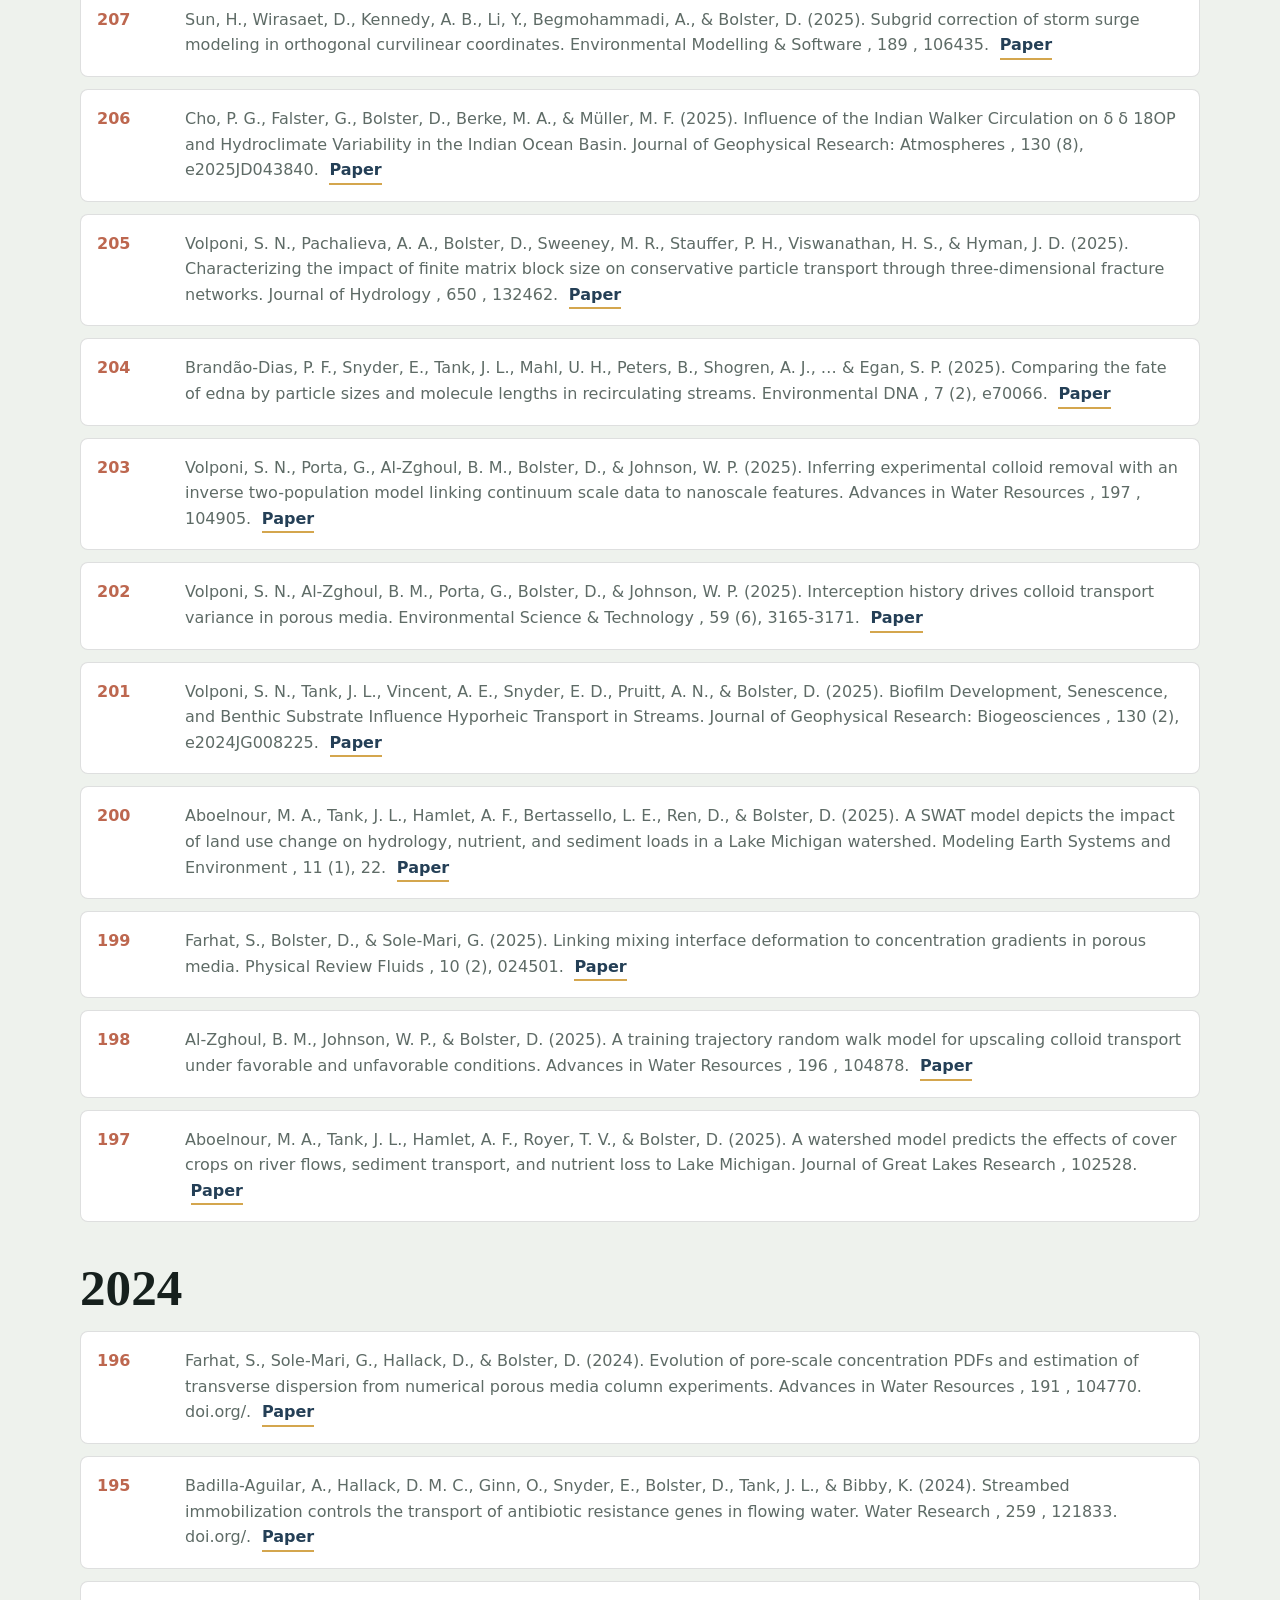
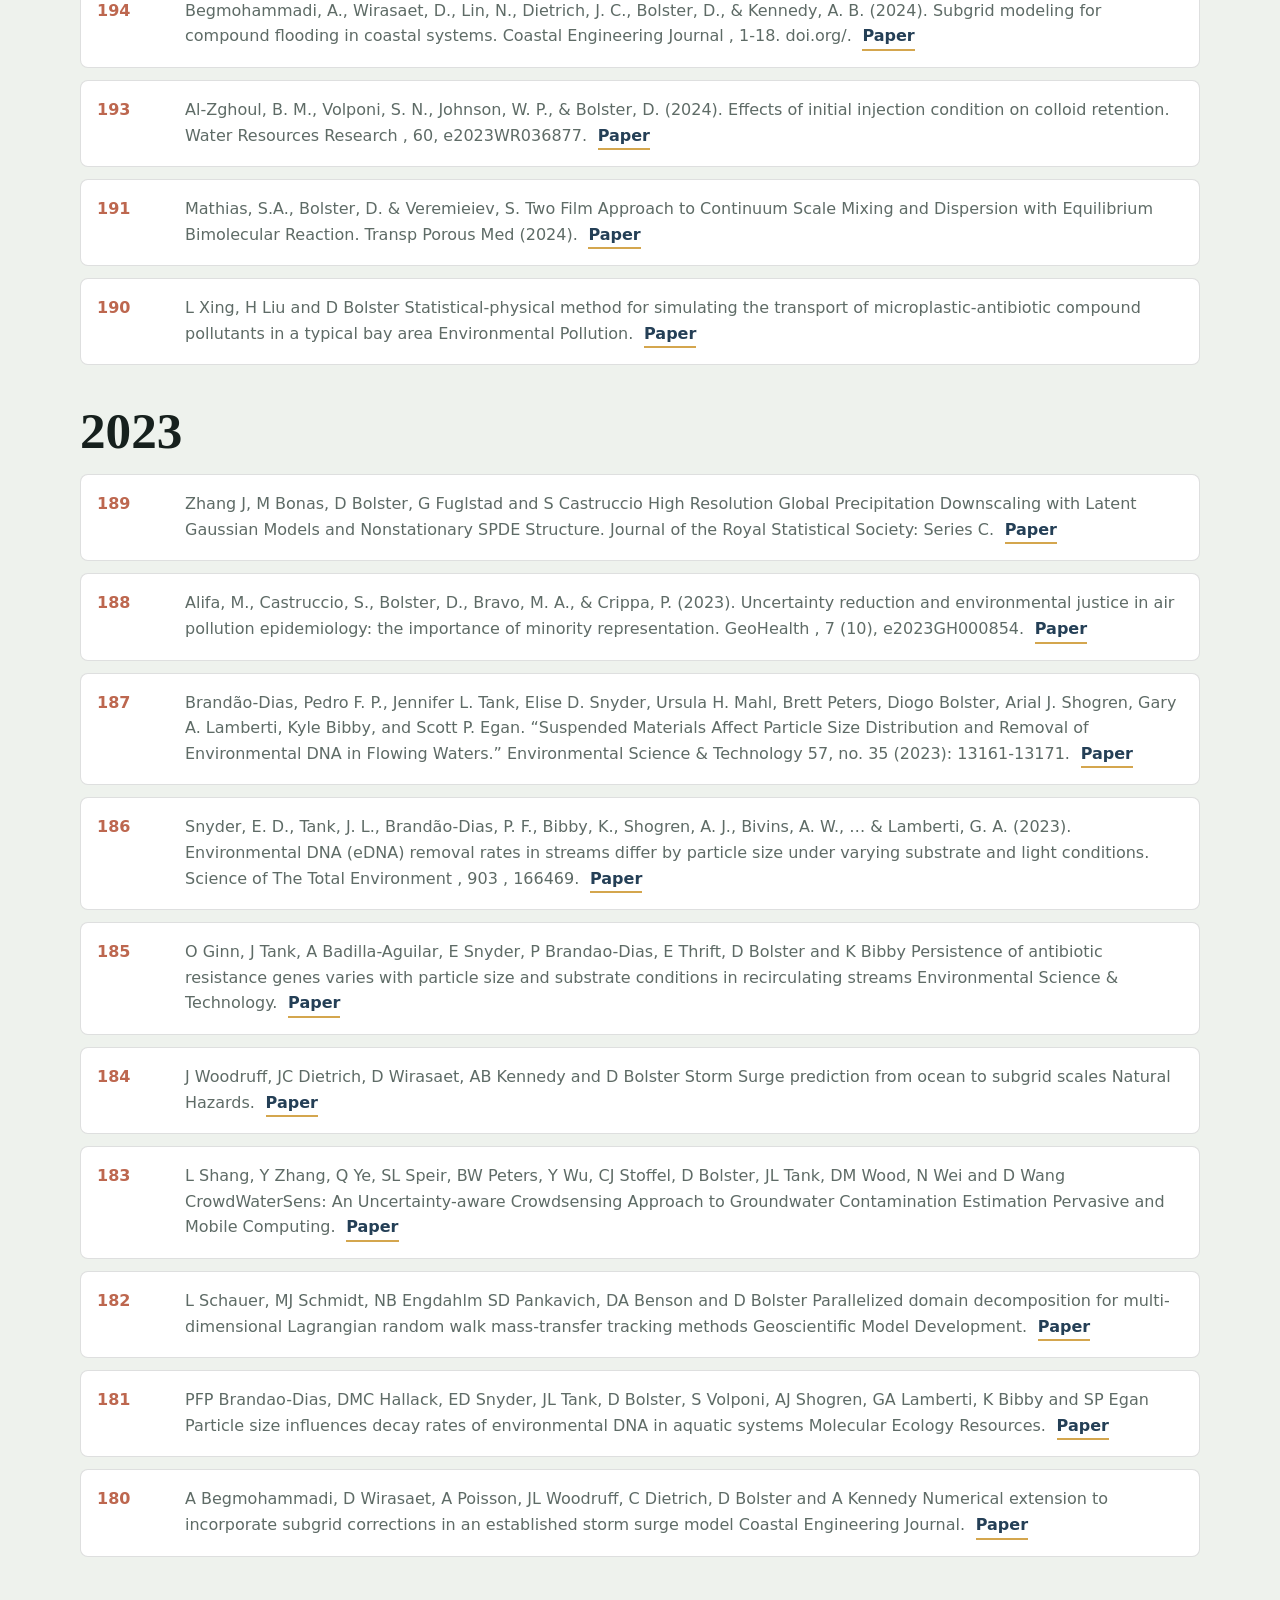
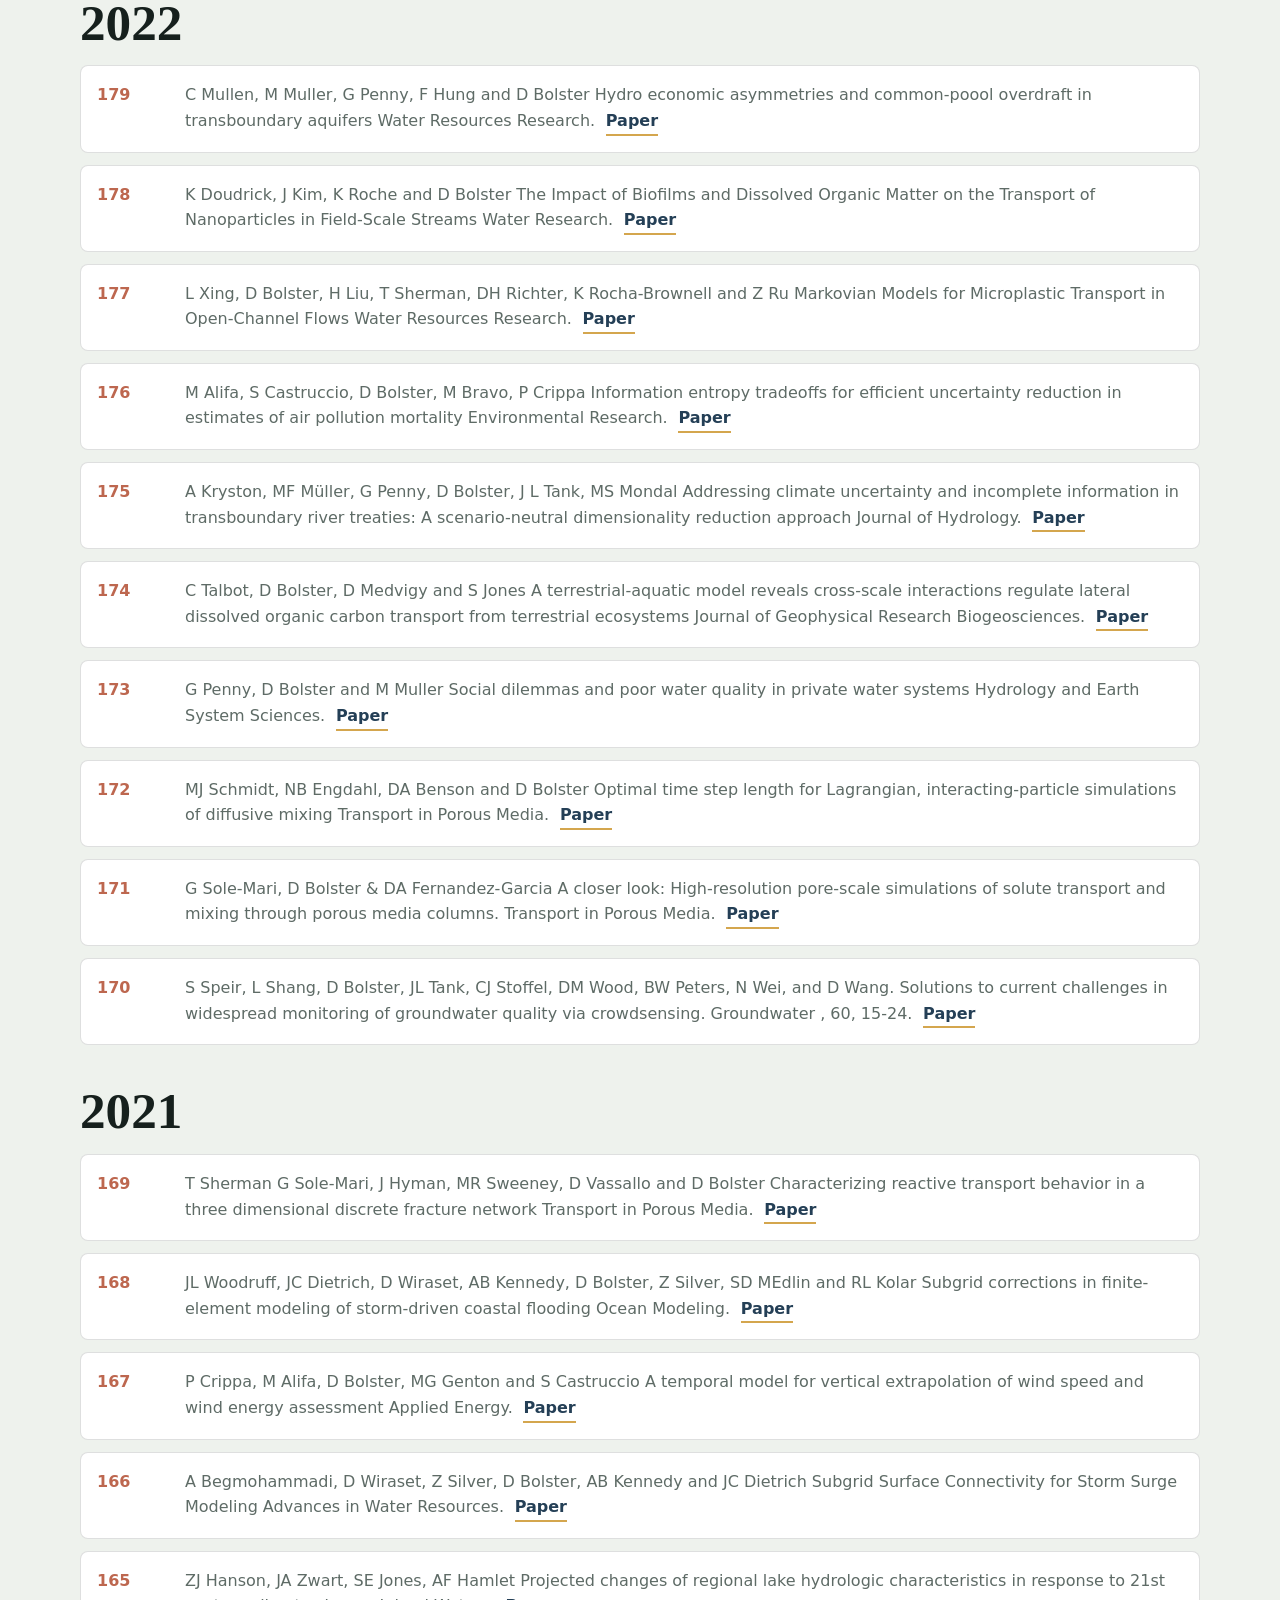
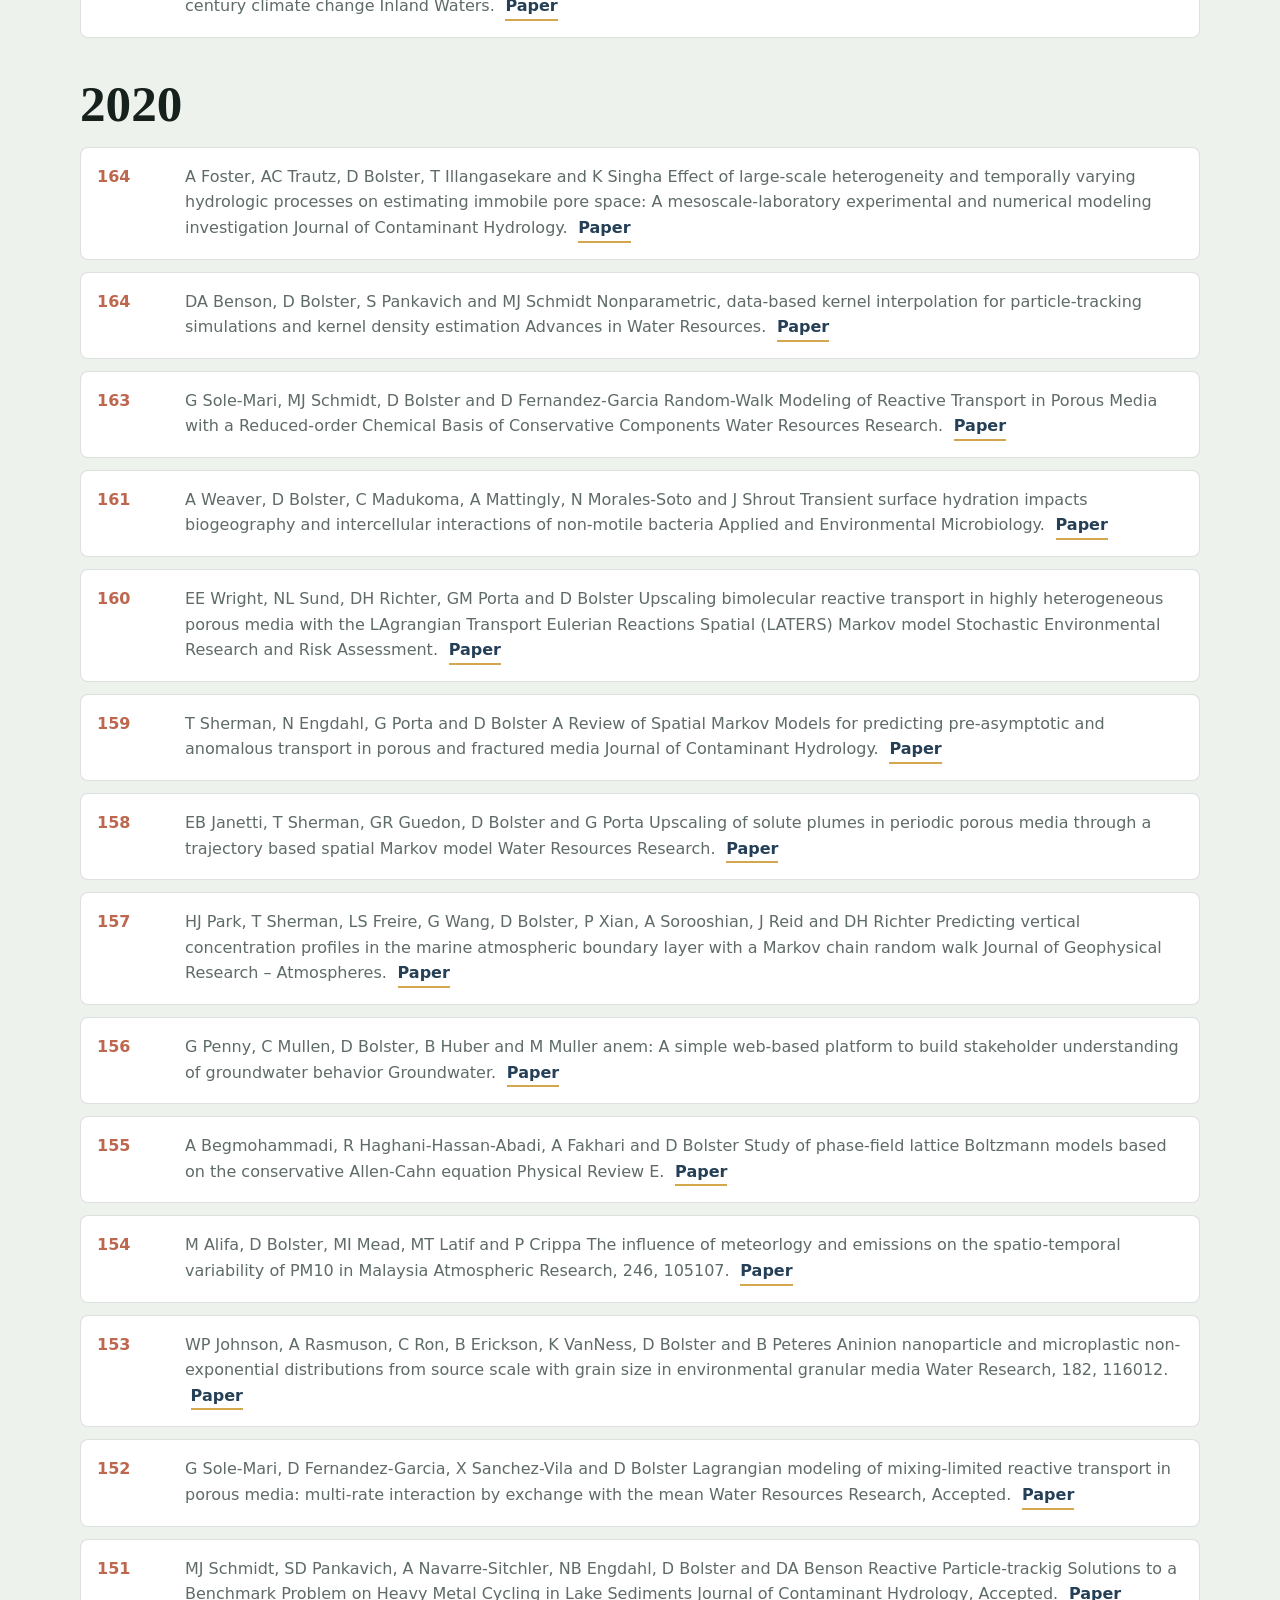
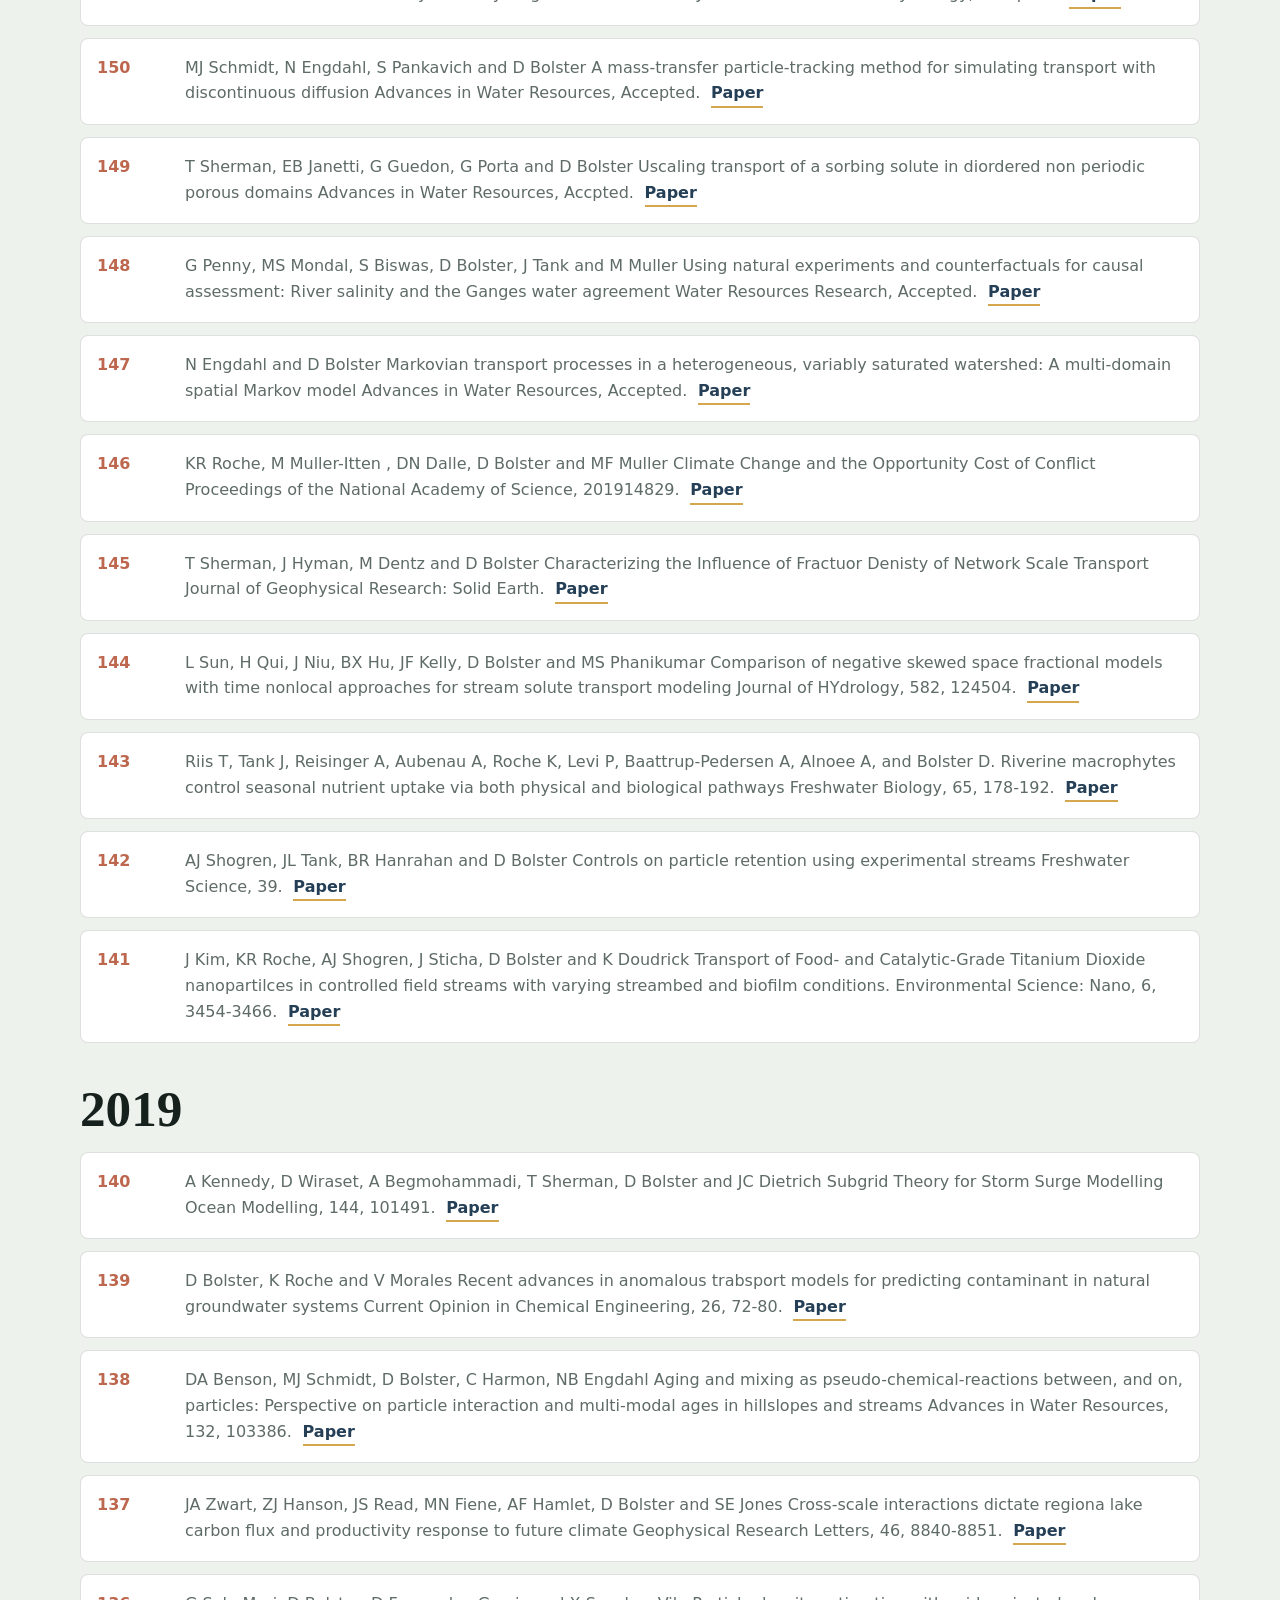
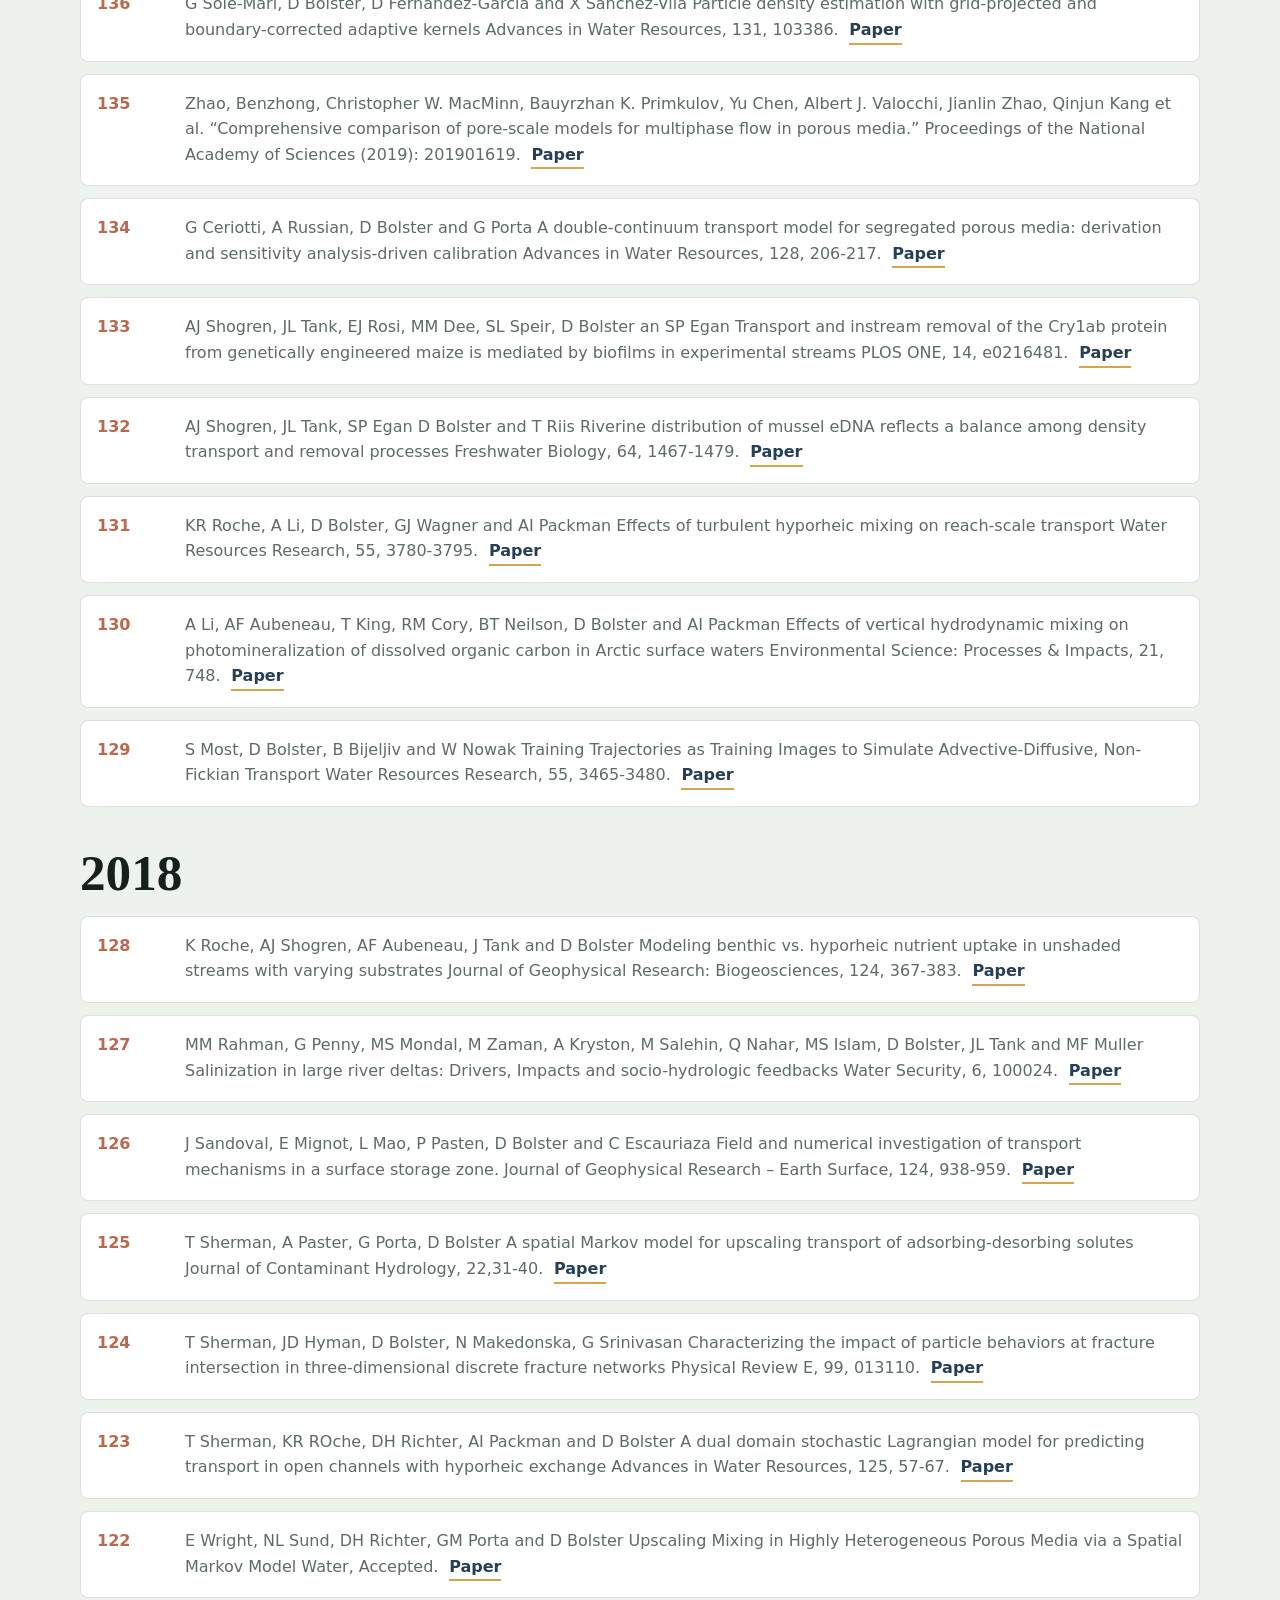
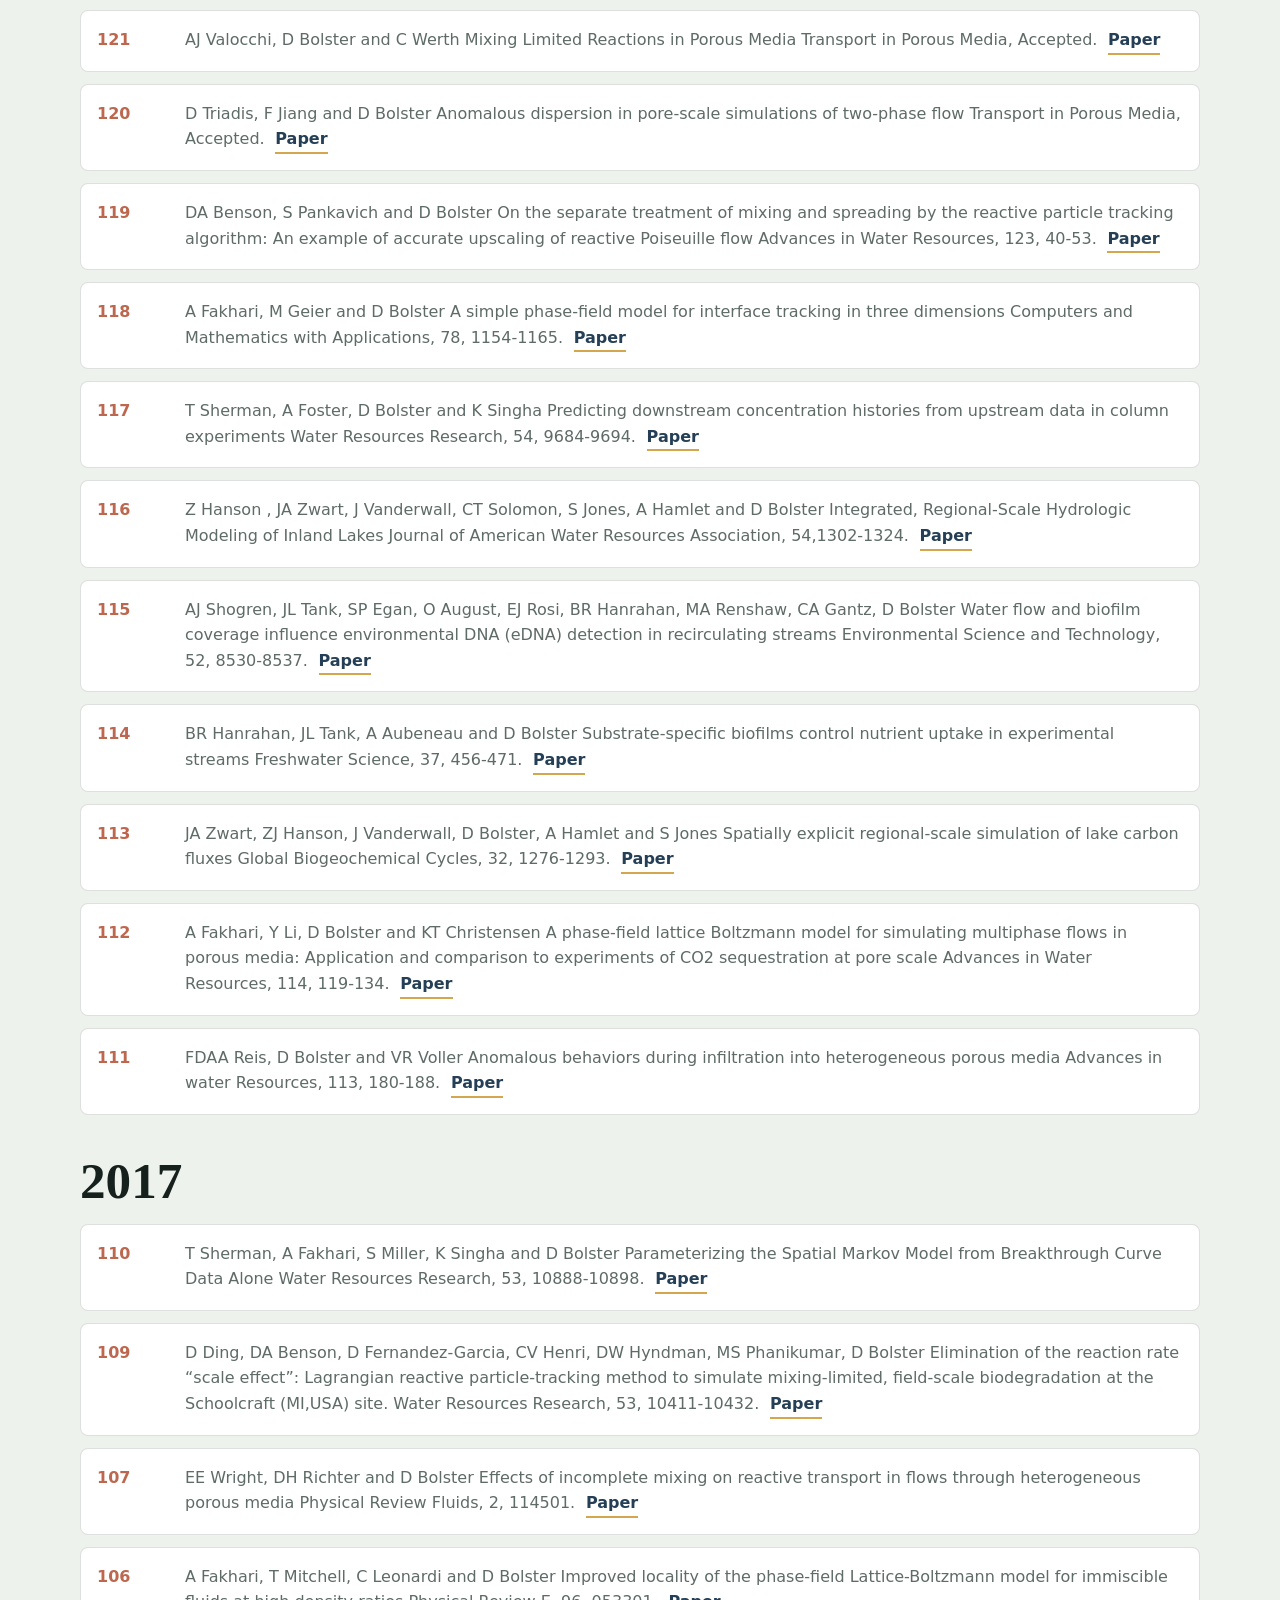
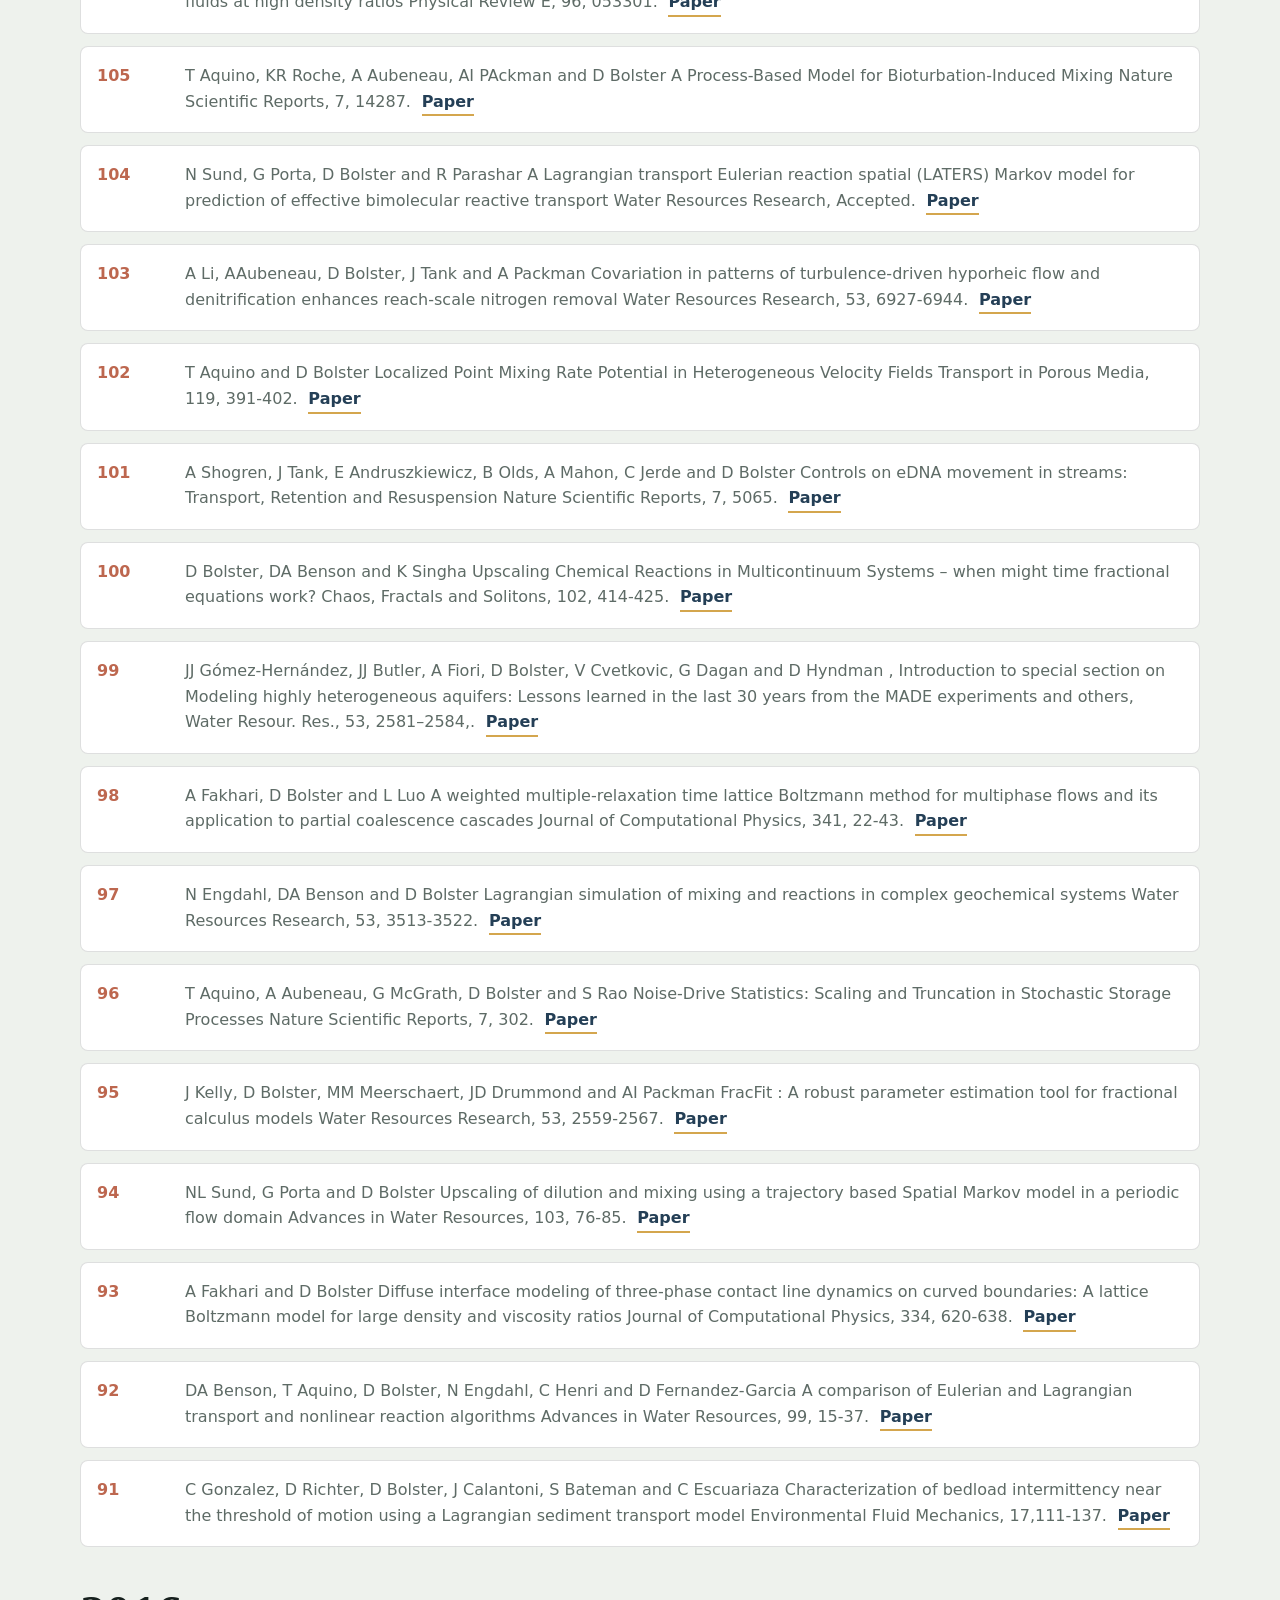
<file: publications.html>
<!doctype html>
<html lang="en">
  <head>
    <meta charset="utf-8">
    <meta name="viewport" content="width=device-width, initial-scale=1">
    <meta
      name="description"
      content="Journal publication list for Diogo Bolster, generated from his Google Scholar-linked publications profile."
    >
    <title>Journal Publications | Diogo Bolster</title>
    <link rel="stylesheet" href="styles.css">
  </head>
  <body class="publications-page">
    <a class="skip-link" href="#main">Skip to content</a>

    <header class="site-header">
      <nav class="nav" aria-label="Primary navigation">
        <a class="brand" href="index.html#top" aria-label="Go to homepage">
          <span class="brand-mark">DB</span>
          <span>Diogo Bolster</span>
        </a>

        <button class="nav-toggle" type="button" aria-label="Open navigation" aria-expanded="false">
          <span></span>
          <span></span>
        </button>

        <div class="nav-links" data-nav-links>
          <a href="index.html#group">Research Group</a>
          <a href="index.html#research">Research</a>
          <a href="index.html#about">About</a>
          <a href="teaching.html">Teaching</a>
          <a href="publications.html">Publications</a>
          <a href="index.html#contact">Contact</a>
        </div>
      </nav>
    </header>

    <main id="main">
      <section class="publication-hero" aria-labelledby="publication-title">
        <div class="section-inner publication-hero-grid">
          <div>
            <p class="section-kicker">Journal Publications</p>
            <h1 id="publication-title">Peer-reviewed journal work.</h1>
          </div>
          <div class="publication-summary">
            <p>
              This journal-only list was built from the live date-sorted Google Scholar profile.
              Conference abstracts, preprints, and non-journal items were omitted where they appeared.
            </p>
            <div class="publication-count" aria-label="Publication count">
              <strong>229</strong>
              <span>journal publications listed</span>
            </div>
            <div class="publication-source-links">
              <a href="https://scholar.google.com/citations?user=VdruVWwAAAAJ&amp;hl=en">Google Scholar</a>
            </div>
          </div>
        </div>
      </section>

      <section class="section publication-section" aria-label="Journal publication list">
        <div class="section-inner">
          <ol class="publication-list">
            <li class="publication-year" aria-label="2026 publications">
              <span>2026</span>
            </li>
            <li class="publication-item">
              <span class="publication-number">229</span>
              <p>Volponi, S. N., Sansom, B. J., Bolster, D., &amp; Klymus, K. E. (2026). Hyporheic eDNA removal outweighs water column degradation in a natural river. ACS ES&amp;T Water, 6(10), 6672-6684. <a class="publication-link" href="https://doi.org/10.1021/acsestwater.6c00823">Paper</a></p>
            </li>
            <li class="publication-item">
              <span class="publication-number">228</span>
              <p>Curtis, E. M., Tank, J. L., Snyder, E. D., Brandao-Dias, P. F. P., Bibby, K., Shogren, A. J., Bolster, D., Egan, S. P., &amp; Lamberti, G. A. (2026). Environmental DNA removal is mediated by decomposing leaf litter in streams. ACS ES&amp;T Water. <a class="publication-link" href="https://scholar.google.com/scholar?q=Environmental+DNA+Removal+is+Mediated+by+Decomposing+Leaf+Litter+in+Streams">Paper</a></p>
            </li>
            <li class="publication-item">
              <span class="publication-number">227</span>
              <p>Benson, D. A., Bolster, D., &amp; Engdahl, N. B. (2026). The concept of the mixing index. Water Resources Research, 62(9), e2025WR043318. <a class="publication-link" href="https://scholar.google.com/scholar?q=The+concept+of+the+mixing+index">Paper</a></p>
            </li>
            <li class="publication-item">
              <span class="publication-number">226</span>
              <p>Carrizalez, M., Engdahl, N., &amp; Bolster, D. (2026). Memory and interfaces in composite dispersion: A probability amplitude functions theory. Advances in Water Resources, 105434. <a class="publication-link" href="https://scholar.google.com/scholar?q=Memory+and+interfaces+in+composite+dispersion%3A+A+probability+amplitude+functions+theory">Paper</a></p>
            </li>
            <li class="publication-item">
              <span class="publication-number">225</span>
              <p>Ginn, O., Badilla-Aguilar, A., Oceguera Johnson, B., Thrift-Cahall, E. M., Bolster, D., Tank, J., &amp; Bibby, K. (2026). Effect of manure management on the persistence of antimicrobial resistance determinants in streams. ACS ES&amp;T Water. <a class="publication-link" href="https://scholar.google.com/scholar?q=Effect+of+Manure+Management+on+the+Persistence+of+Antimicrobial+Resistance+Determinants+in+Streams">Paper</a></p>
            </li>
            <li class="publication-item">
              <span class="publication-number">224</span>
              <p>Farhat, S., Bolster, D., &amp; Battiato, I. (2026). Hot-spot index: A general framework for quantifying reactive hotspots. Advances in Water Resources, 105359. <a class="publication-link" href="https://scholar.google.com/scholar?q=Hot-spot+index%3A+A+general+framework+for+quantifying+reactive+hotspots">Paper</a></p>
            </li>
            <li class="publication-item">
              <span class="publication-number">223</span>
              <p>Menicali, L., Bolster, D., Richter, D. H., Jane, S. F., Jones, S., &amp; Castruccio, S. (2026). A spatiotemporal physics-motivated state-space model of lake temperature profiles. Environmental Science &amp; Technology, 60(21), 15089-15100. <a class="publication-link" href="https://scholar.google.com/scholar?q=A+Spatiotemporal+Physics-Motivated+State-Space+Model+of+Lake+Temperature+Profiles">Paper</a></p>
            </li>
            <li class="publication-item">
              <span class="publication-number">222</span>
              <p>Gonzalez, C., Richter, D. H., Bolster, D., Calantoni, J., Escauriaza, C., &amp; Schmeeckle, M. W. (2026). Diffusive behavior and statistical evolution of sediment transport from DNS-DEM and stochastic models. Water Resources Research, 62(5), e2025WR040616. <a class="publication-link" href="https://scholar.google.com/scholar?q=Diffusive+behavior+and+statistical+evolution+of+sediment+transport+from+DNS-DEM+and+stochastic+models">Paper</a></p>
            </li>
            <li class="publication-item">
              <span class="publication-number">221</span>
              <p>Aboelnour, M. A., &amp; Bolster, D. (2026). Mapping tomorrow’s flood: a probabilistic, equity-centered risk assessment for the Indianapolis Metropolitan Area. Natural Hazards, 122(7), 299. <a class="publication-link" href="https://doi.org/10.1007/s11069-026-08064-2">Paper</a></p>
            </li>
            <li class="publication-item">
              <span class="publication-number">220</span>
              <p>Farhat, S., Sole-Mari, G., &amp; Bolster, D. (2026). Non-monotonic dependence of mixing on phase saturation in 3D porous media. Geophysical Research Letters, 53(6), e2025GL119980. <a class="publication-link" href="https://doi.org/10.1029/2025GL119980">Paper</a></p>
            </li>
            <li class="publication-item">
              <span class="publication-number">219</span>
              <p>Hu, M., Tank, J. L., Bolster, D., Hardy, A., Peters, B., Hartley, S., &amp; Kapp, P. (2026). Studio as a climate laboratory for integrating environmental science and adaptive reuse in architectural education. Discover Sustainability. <a class="publication-link" href="https://doi.org/10.1007/s43621-026-02957-9">Paper</a></p>
            </li>
            <li class="publication-item">
              <span class="publication-number">218</span>
              <p>Farhat, S., Sole-Mari, G., &amp; Bolster, D. (2026). Role of dead-end regions and transmitting pores in mixing and reactivity in unsaturated porous media. Water Resources Research, 62(2), e2025WR041699. <a class="publication-link" href="https://doi.org/10.1029/2025WR041699">Paper</a></p>
            </li>
            <li class="publication-year" aria-label="2025 publications">
              <span>2025</span>
            </li>
            <li class="publication-item">
              <span class="publication-number">217</span>
              <p>Greaves, J., Badilla-Aguilar, A., Bolster, D., &amp; Bibby, K. (2025). Differential impact of biofilm growth on fecal indicator fate in flowing water. ACS ES&amp;T Water, 6(1), 377-384. <a class="publication-link" href="https://doi.org/10.1021/acsestwater.5c01078">Paper</a></p>
            </li>
            <li class="publication-item">
              <span class="publication-number">216</span>
              <p>Hallack, D. M. C., Bolster, D., Hyman, J. D., Sweeney, M. R., &amp; Viswanathan, H. S. (2025). Stochastic model for mixing interface evolution through three-dimensional fracture networks. Physical Review E, 112(5), 055111. <a class="publication-link" href="https://doi.org/10.1103/L9Y9-2FQ6">Paper</a></p>
            </li>
            <li class="publication-item">
              <span class="publication-number">215</span>
              <p>Roche, K. R., Dentz, M., Samolis, R. M., Hixson, J. L., Gonzalez-Pinzon, R., Herzog, S. P., Kim, J., Ward, A. S., &amp; Bolster, D. (2025). Quantifying benthic biolayer contributions to whole-stream reactivity by unifying surface and subsurface observations: Field evidence and theory. Water Resources Research, 61(11), e2024WR039373. <a class="publication-link" href="https://doi.org/10.1029/2024WR039373">Paper</a></p>
            </li>
            <li class="publication-item">
              <span class="publication-number">214</span>
              <p>Woodruff, J., Dietrich, J. C., Wirasaet, D., Kennedy, A. B., Bolster, D., &amp; Luettich, R. A. (2025). Resolution sensitivities for subgrid modeling of coastal flooding. Coastal Engineering, 201, 104787. <a class="publication-link" href="https://doi.org/10.1016/j.coastaleng.2025.104787">Paper</a></p>
            </li>
            <li class="publication-item">
              <span class="publication-number">213</span>
              <p>Al-Zghoul, B. M., Johnson, W. P., Ullauri, L., &amp; Bolster, D. (2025). Parameters driving anomalous transport in colloids: Dimensional analysis. Langmuir, 41(30), 19924-19938. <a class="publication-link" href="https://doi.org/10.1021/acs.langmuir.5c01956">Paper</a></p>
            </li>
            <li class="publication-item">
              <span class="publication-number">212</span>
              <p>Hallack, D. M. C., Sole-Mari, G., Farhat, S., &amp; Bolster, D. (2025). 3D pore-scale mixing interface evolution. ARC Geophysical Research, 1(1). <a class="publication-link" href="https://doi.org/10.5149/arc-gr.1294">Paper</a></p>
            </li>
            <li class="publication-item">
              <span class="publication-number">211</span>
              <p>Al-Zghoul, B. M., Johnson, W. P., &amp; Bolster, D. T. (2025). A paradigm shift in colloid filtration: Upscaling from grain to Darcy scale. ARC Geophysical Research, 1(1). <a class="publication-link" href="https://scholar.google.com/scholar?q=A+paradigm+shift+in+colloid+filtration%3A+Upscaling+from+grain+to+Darcy+scale">Paper</a></p>
            </li>
            <li class="publication-item">
              <span class="publication-number">210</span>
              <p>Snyder, E. D., Tank, J. L., Pruitt, A. N., Peters, B., Brandao-Dias, P. F. P., Curtis, E. M., Greaves, J., Bolster, D., Bibby, K., &amp; Egan, S. P. (2025). Warming increases environmental DNA (eDNA) removal rates in flowing waters. Environmental DNA, 7(3), e70094. <a class="publication-link" href="https://scholar.google.com/scholar?q=Warming+increases+environmental+DNA+%28eDNA%29+removal+rates+in+flowing+waters">Paper</a></p>
            </li>
            <li class="publication-item">
              <span class="publication-number">209</span>
              <p>Pankavich, S., Schauer, L., Schmidt, M. J., Engdahl, N. B., Bolster, D., &amp; Benson, D. A. (2025). Convergence of mass transfer particle tracking schemes for the simulation of advection-diffusion-reaction equations. Applied Mathematics and Computation , 496 , 129358. <a class="publication-link" href="https://scholar.google.com/scholar?q=Convergence+of+mass+transfer+particle+tracking+schemes+for+the+simulation+of+advection-diffusion-reaction+equations">Paper</a></p>
            </li>
            <li class="publication-item">
              <span class="publication-number">208</span>
              <p>Johnson, W. P., Ullauri, L. A., Al-Zghoul, B. M., &amp; Bolster, D. (2025). Experimental Confirmation of the Interception History Paradigm for Colloid (Micro and Nanoparticle) Transport in Porous Media. Environmental Science &amp; Technology. <a class="publication-link" href="https://scholar.google.com/scholar?q=Experimental+Confirmation+of+the+Interception+History+Paradigm+for+Colloid+%28Micro+and+Nanoparticle%29+Transport+in+Porous+Media">Paper</a></p>
            </li>
            <li class="publication-item">
              <span class="publication-number">207</span>
              <p>Sun, H., Wirasaet, D., Kennedy, A. B., Li, Y., Begmohammadi, A., &amp; Bolster, D. (2025). Subgrid correction of storm surge modeling in orthogonal curvilinear coordinates. Environmental Modelling &amp; Software , 189 , 106435. <a class="publication-link" href="https://scholar.google.com/scholar?q=Subgrid+correction+of+storm+surge+modeling+in+orthogonal+curvilinear+coordinates">Paper</a></p>
            </li>
            <li class="publication-item">
              <span class="publication-number">206</span>
              <p>Cho, P. G., Falster, G., Bolster, D., Berke, M. A., &amp; Müller, M. F. (2025). Influence of the Indian Walker Circulation on δ δ 18OP and Hydroclimate Variability in the Indian Ocean Basin. Journal of Geophysical Research: Atmospheres , 130 (8), e2025JD043840. <a class="publication-link" href="https://scholar.google.com/scholar?q=Influence+of+the+Indian+Walker+Circulation+on+%CE%B4+%CE%B4+18OP+and+Hydroclimate+Variability+in+the+Indian+Ocean+Basin">Paper</a></p>
            </li>
            <li class="publication-item">
              <span class="publication-number">205</span>
              <p>Volponi, S. N., Pachalieva, A. A., Bolster, D., Sweeney, M. R., Stauffer, P. H., Viswanathan, H. S., &amp; Hyman, J. D. (2025). Characterizing the impact of finite matrix block size on conservative particle transport through three-dimensional fracture networks. Journal of Hydrology , 650 , 132462. <a class="publication-link" href="https://scholar.google.com/scholar?q=Characterizing+the+impact+of+finite+matrix+block+size+on+conservative+particle+transport+through+three-dimensional+fracture+networks">Paper</a></p>
            </li>
            <li class="publication-item">
              <span class="publication-number">204</span>
              <p>Brandão‐Dias, P. F., Snyder, E., Tank, J. L., Mahl, U. H., Peters, B., Shogren, A. J., … &amp; Egan, S. P. (2025). Comparing the fate of edna by particle sizes and molecule lengths in recirculating streams. Environmental DNA , 7 (2), e70066. <a class="publication-link" href="https://scholar.google.com/scholar?q=Comparing+the+fate+of+edna+by+particle+sizes+and+molecule+lengths+in+recirculating+streams">Paper</a></p>
            </li>
            <li class="publication-item">
              <span class="publication-number">203</span>
              <p>Volponi, S. N., Porta, G., Al-Zghoul, B. M., Bolster, D., &amp; Johnson, W. P. (2025). Inferring experimental colloid removal with an inverse two-population model linking continuum scale data to nanoscale features. Advances in Water Resources , 197 , 104905. <a class="publication-link" href="https://scholar.google.com/scholar?q=Inferring+experimental+colloid+removal+with+an+inverse+two-population+model+linking+continuum+scale+data+to+nanoscale+features">Paper</a></p>
            </li>
            <li class="publication-item">
              <span class="publication-number">202</span>
              <p>Volponi, S. N., Al-Zghoul, B. M., Porta, G., Bolster, D., &amp; Johnson, W. P. (2025). Interception history drives colloid transport variance in porous media. Environmental Science &amp; Technology , 59 (6), 3165-3171. <a class="publication-link" href="https://scholar.google.com/scholar?q=Interception+history+drives+colloid+transport+variance+in+porous+media">Paper</a></p>
            </li>
            <li class="publication-item">
              <span class="publication-number">201</span>
              <p>Volponi, S. N., Tank, J. L., Vincent, A. E., Snyder, E. D., Pruitt, A. N., &amp; Bolster, D. (2025). Biofilm Development, Senescence, and Benthic Substrate Influence Hyporheic Transport in Streams. Journal of Geophysical Research: Biogeosciences , 130 (2), e2024JG008225. <a class="publication-link" href="https://scholar.google.com/scholar?q=Biofilm+Development%2C+Senescence%2C+and+Benthic+Substrate+Influence+Hyporheic+Transport+in+Streams">Paper</a></p>
            </li>
            <li class="publication-item">
              <span class="publication-number">200</span>
              <p>Aboelnour, M. A., Tank, J. L., Hamlet, A. F., Bertassello, L. E., Ren, D., &amp; Bolster, D. (2025). A SWAT model depicts the impact of land use change on hydrology, nutrient, and sediment loads in a Lake Michigan watershed. Modeling Earth Systems and Environment , 11 (1), 22. <a class="publication-link" href="https://scholar.google.com/scholar?q=A+SWAT+model+depicts+the+impact+of+land+use+change+on+hydrology%2C+nutrient%2C+and+sediment+loads+in+a+Lake+Michigan+watershed">Paper</a></p>
            </li>
            <li class="publication-item">
              <span class="publication-number">199</span>
              <p>Farhat, S., Bolster, D., &amp; Sole-Mari, G. (2025). Linking mixing interface deformation to concentration gradients in porous media. Physical Review Fluids , 10 (2), 024501. <a class="publication-link" href="https://scholar.google.com/scholar?q=Linking+mixing+interface+deformation+to+concentration+gradients+in+porous+media">Paper</a></p>
            </li>
            <li class="publication-item">
              <span class="publication-number">198</span>
              <p>Al-Zghoul, B. M., Johnson, W. P., &amp; Bolster, D. (2025). A training trajectory random walk model for upscaling colloid transport under favorable and unfavorable conditions. Advances in Water Resources , 196 , 104878. <a class="publication-link" href="https://scholar.google.com/scholar?q=A+training+trajectory+random+walk+model+for+upscaling+colloid+transport+under+favorable+and+unfavorable+conditions">Paper</a></p>
            </li>
            <li class="publication-item">
              <span class="publication-number">197</span>
              <p>Aboelnour, M. A., Tank, J. L., Hamlet, A. F., Royer, T. V., &amp; Bolster, D. (2025). A watershed model predicts the effects of cover crops on river flows, sediment transport, and nutrient loss to Lake Michigan. Journal of Great Lakes Research , 102528. <a class="publication-link" href="https://scholar.google.com/scholar?q=A+watershed+model+predicts+the+effects+of+cover+crops+on+river+flows%2C+sediment+transport%2C+and+nutrient+loss+to+Lake+Michigan">Paper</a></p>
            </li>
            <li class="publication-year" aria-label="2024 publications">
              <span>2024</span>
            </li>
            <li class="publication-item">
              <span class="publication-number">196</span>
              <p>Farhat, S., Sole-Mari, G., Hallack, D., &amp; Bolster, D. (2024). Evolution of pore-scale concentration PDFs and estimation of transverse dispersion from numerical porous media column experiments. Advances in Water Resources , 191 , 104770. doi.org/. <a class="publication-link" href="https://doi.org/10.1016/j.advwatres.2024.104770">Paper</a></p>
            </li>
            <li class="publication-item">
              <span class="publication-number">195</span>
              <p>Badilla-Aguilar, A., Hallack, D. M. C., Ginn, O., Snyder, E., Bolster, D., Tank, J. L., &amp; Bibby, K. (2024). Streambed immobilization controls the transport of antibiotic resistance genes in flowing water. Water Research , 259 , 121833. doi.org/. <a class="publication-link" href="https://doi.org/10.1016/j.watres.2024.121833">Paper</a></p>
            </li>
            <li class="publication-item">
              <span class="publication-number">194</span>
              <p>Begmohammadi, A., Wirasaet, D., Lin, N., Dietrich, J. C., Bolster, D., &amp; Kennedy, A. B. (2024). Subgrid modeling for compound flooding in coastal systems. Coastal Engineering Journal , 1-18. doi.org/. <a class="publication-link" href="https://doi.org/10.1080/21664250.2024.2373482">Paper</a></p>
            </li>
            <li class="publication-item">
              <span class="publication-number">193</span>
              <p>Al-Zghoul, B. M., Volponi, S. N., Johnson, W. P., &amp; Bolster, D. (2024). Effects of initial injection condition on colloid retention. Water Resources Research , 60, e2023WR036877. <a class="publication-link" href="https://doi.org/10.1029/2023WR036877">Paper</a></p>
            </li>
            <li class="publication-item">
              <span class="publication-number">191</span>
              <p>Mathias, S.A., Bolster, D. &amp; Veremieiev, S. Two Film Approach to Continuum Scale Mixing and Dispersion with Equilibrium Bimolecular Reaction. Transp Porous Med (2024). <a class="publication-link" href="https://doi.org/10.1007/s11242-024-02091-y">Paper</a></p>
            </li>
            <li class="publication-item">
              <span class="publication-number">190</span>
              <p>L Xing, H Liu and D Bolster Statistical-physical method for simulating the transport of microplastic-antibiotic compound pollutants in a typical bay area Environmental Pollution. <a class="publication-link" href="https://scholar.google.com/scholar?q=L+Xing%2C+H+Liu+and+D+Bolster+Statistical-physical+method+for+simulating+the+transport+of+microplastic-antibiotic+compound+pollutants+in+a+typ">Paper</a></p>
            </li>
            <li class="publication-year" aria-label="2023 publications">
              <span>2023</span>
            </li>
            <li class="publication-item">
              <span class="publication-number">189</span>
              <p>Zhang J, M Bonas, D Bolster, G Fuglstad and S Castruccio High Resolution Global Precipitation Downscaling with Latent Gaussian Models and Nonstationary SPDE Structure. Journal of the Royal Statistical Society: Series C. <a class="publication-link" href="https://scholar.google.com/scholar?q=Journal+of+the+Royal+Statistical+Society%3A+Series+C">Paper</a></p>
            </li>
            <li class="publication-item">
              <span class="publication-number">188</span>
              <p>Alifa, M., Castruccio, S., Bolster, D., Bravo, M. A., &amp; Crippa, P. (2023). Uncertainty reduction and environmental justice in air pollution epidemiology: the importance of minority representation. GeoHealth , 7 (10), e2023GH000854. <a class="publication-link" href="https://scholar.google.com/scholar?q=Uncertainty+reduction+and+environmental+justice+in+air+pollution+epidemiology%3A+the+importance+of+minority+representation">Paper</a></p>
            </li>
            <li class="publication-item">
              <span class="publication-number">187</span>
              <p>Brandão-Dias, Pedro F. P., Jennifer L. Tank, Elise D. Snyder, Ursula H. Mahl, Brett Peters, Diogo Bolster, Arial J. Shogren, Gary A. Lamberti, Kyle Bibby, and Scott P. Egan. “Suspended Materials Affect Particle Size Distribution and Removal of Environmental DNA in Flowing Waters.” Environmental Science &amp; Technology 57, no. 35 (2023): 13161-13171. <a class="publication-link" href="https://scholar.google.com/scholar?q=P.%2C+Jennifer+L">Paper</a></p>
            </li>
            <li class="publication-item">
              <span class="publication-number">186</span>
              <p>Snyder, E. D., Tank, J. L., Brandão-Dias, P. F., Bibby, K., Shogren, A. J., Bivins, A. W., … &amp; Lamberti, G. A. (2023). Environmental DNA (eDNA) removal rates in streams differ by particle size under varying substrate and light conditions. Science of The Total Environment , 903 , 166469. <a class="publication-link" href="https://scholar.google.com/scholar?q=Environmental+DNA+%28eDNA%29+removal+rates+in+streams+differ+by+particle+size+under+varying+substrate+and+light+conditions">Paper</a></p>
            </li>
            <li class="publication-item">
              <span class="publication-number">185</span>
              <p>O Ginn, J Tank, A Badilla-Aguilar, E Snyder, P Brandao-Dias, E Thrift, D Bolster and K Bibby Persistence of antibiotic resistance genes varies with particle size and substrate conditions in recirculating streams Environmental Science &amp; Technology. <a class="publication-link" href="https://scholar.google.com/scholar?q=O+Ginn%2C+J+Tank%2C+A+Badilla-Aguilar%2C+E+Snyder%2C+P+Brandao-Dias%2C+E+Thrift%2C+D+Bolster+and+K+Bibby+Persistence+of+antibiotic+resistance+genes+vari">Paper</a></p>
            </li>
            <li class="publication-item">
              <span class="publication-number">184</span>
              <p>J Woodruff, JC Dietrich, D Wirasaet, AB Kennedy and D Bolster Storm Surge prediction from ocean to subgrid scales Natural Hazards. <a class="publication-link" href="https://scholar.google.com/scholar?q=J+Woodruff%2C+JC+Dietrich%2C+D+Wirasaet%2C+AB+Kennedy+and+D+Bolster+Storm+Surge+prediction+from+ocean+to+subgrid+scales+Natural+Hazards">Paper</a></p>
            </li>
            <li class="publication-item">
              <span class="publication-number">183</span>
              <p>L Shang, Y Zhang, Q Ye, SL Speir, BW Peters, Y Wu, CJ Stoffel, D Bolster, JL Tank, DM Wood, N Wei and D Wang CrowdWaterSens: An Uncertainty-aware Crowdsensing Approach to Groundwater Contamination Estimation Pervasive and Mobile Computing. <a class="publication-link" href="https://scholar.google.com/scholar?q=L+Shang%2C+Y+Zhang%2C+Q+Ye%2C+SL+Speir%2C+BW+Peters%2C+Y+Wu%2C+CJ+Stoffel%2C+D+Bolster%2C+JL+Tank%2C+DM+Wood%2C+N+Wei+and+D+Wang+CrowdWaterSens%3A+An+Uncertainty-">Paper</a></p>
            </li>
            <li class="publication-item">
              <span class="publication-number">182</span>
              <p>L Schauer, MJ Schmidt, NB Engdahlm SD Pankavich, DA Benson and D Bolster Parallelized domain decomposition for multi-dimensional Lagrangian random walk mass-transfer tracking methods Geoscientific Model Development. <a class="publication-link" href="https://scholar.google.com/scholar?q=L+Schauer%2C+MJ+Schmidt%2C+NB+Engdahlm+SD+Pankavich%2C+DA+Benson+and+D+Bolster+Parallelized+domain+decomposition+for+multi-dimensional+Lagrangian+">Paper</a></p>
            </li>
            <li class="publication-item">
              <span class="publication-number">181</span>
              <p>PFP Brandao-Dias, DMC Hallack, ED Snyder, JL Tank, D Bolster, S Volponi, AJ Shogren, GA Lamberti, K Bibby and SP Egan Particle size influences decay rates of environmental DNA in aquatic systems Molecular Ecology Resources. <a class="publication-link" href="https://scholar.google.com/scholar?q=PFP+Brandao-Dias%2C+DMC+Hallack%2C+ED+Snyder%2C+JL+Tank%2C+D+Bolster%2C+S+Volponi%2C+AJ+Shogren%2C+GA+Lamberti%2C+K+Bibby+and+SP+Egan+Particle+size+influenc">Paper</a></p>
            </li>
            <li class="publication-item">
              <span class="publication-number">180</span>
              <p>A Begmohammadi, D Wirasaet, A Poisson, JL Woodruff, C Dietrich, D Bolster and A Kennedy Numerical extension to incorporate subgrid corrections in an established storm surge model Coastal Engineering Journal. <a class="publication-link" href="https://scholar.google.com/scholar?q=A+Begmohammadi%2C+D+Wirasaet%2C+A+Poisson%2C+JL+Woodruff%2C+C+Dietrich%2C+D+Bolster+and+A+Kennedy+Numerical+extension+to+incorporate+subgrid+correctio">Paper</a></p>
            </li>
            <li class="publication-year" aria-label="2022 publications">
              <span>2022</span>
            </li>
            <li class="publication-item">
              <span class="publication-number">179</span>
              <p>C Mullen, M Muller, G Penny, F Hung and D Bolster Hydro economic asymmetries and common-poool overdraft in transboundary aquifers Water Resources Research. <a class="publication-link" href="https://scholar.google.com/scholar?q=C+Mullen%2C+M+Muller%2C+G+Penny%2C+F+Hung+and+D+Bolster+Hydro+economic+asymmetries+and+common-poool+overdraft+in+transboundary+aquifers+Water+Reso">Paper</a></p>
            </li>
            <li class="publication-item">
              <span class="publication-number">178</span>
              <p>K Doudrick, J Kim, K Roche and D Bolster The Impact of Biofilms and Dissolved Organic Matter on the Transport of Nanoparticles in Field-Scale Streams Water Research. <a class="publication-link" href="https://scholar.google.com/scholar?q=K+Doudrick%2C+J+Kim%2C+K+Roche+and+D+Bolster+The+Impact+of+Biofilms+and+Dissolved+Organic+Matter+on+the+Transport+of+Nanoparticles+in+Field-Scal">Paper</a></p>
            </li>
            <li class="publication-item">
              <span class="publication-number">177</span>
              <p>L Xing, D Bolster, H Liu, T Sherman, DH Richter, K Rocha-Brownell and Z Ru Markovian Models for Microplastic Transport in Open-Channel Flows Water Resources Research. <a class="publication-link" href="https://scholar.google.com/scholar?q=L+Xing%2C+D+Bolster%2C+H+Liu%2C+T+Sherman%2C+DH+Richter%2C+K+Rocha-Brownell+and+Z+Ru+Markovian+Models+for+Microplastic+Transport+in+Open-Channel+Flows">Paper</a></p>
            </li>
            <li class="publication-item">
              <span class="publication-number">176</span>
              <p>M Alifa, S Castruccio, D Bolster, M Bravo, P Crippa Information entropy tradeoffs for efficient uncertainty reduction in estimates of air pollution mortality Environmental Research. <a class="publication-link" href="https://scholar.google.com/scholar?q=M+Alifa%2C+S+Castruccio%2C+D+Bolster%2C+M+Bravo%2C+P+Crippa+Information+entropy+tradeoffs+for+efficient+uncertainty+reduction+in+estimates+of+air+po">Paper</a></p>
            </li>
            <li class="publication-item">
              <span class="publication-number">175</span>
              <p>A Kryston, MF Müller, G Penny, D Bolster, J L Tank, MS Mondal Addressing climate uncertainty and incomplete information in transboundary river treaties: A scenario-neutral dimensionality reduction approach Journal of Hydrology. <a class="publication-link" href="https://scholar.google.com/scholar?q=A+Kryston%2C+MF+M%C3%BCller%2C+G+Penny%2C+D+Bolster%2C+J+L+Tank%2C+MS+Mondal+Addressing+climate+uncertainty+and+incomplete+information+in+transboundary+riv">Paper</a></p>
            </li>
            <li class="publication-item">
              <span class="publication-number">174</span>
              <p>C Talbot, D Bolster, D Medvigy and S Jones A terrestrial-aquatic model reveals cross-scale interactions regulate lateral dissolved organic carbon transport from terrestrial ecosystems Journal of Geophysical Research Biogeosciences. <a class="publication-link" href="https://scholar.google.com/scholar?q=C+Talbot%2C+D+Bolster%2C+D+Medvigy+and+S+Jones+A+terrestrial-aquatic+model+reveals+cross-scale+interactions+regulate+lateral+dissolved+organic+c">Paper</a></p>
            </li>
            <li class="publication-item">
              <span class="publication-number">173</span>
              <p>G Penny, D Bolster and M Muller Social dilemmas and poor water quality in private water systems Hydrology and Earth System Sciences. <a class="publication-link" href="https://scholar.google.com/scholar?q=G+Penny%2C+D+Bolster+and+M+Muller+Social+dilemmas+and+poor+water+quality+in+private+water+systems+Hydrology+and+Earth+System+Sciences">Paper</a></p>
            </li>
            <li class="publication-item">
              <span class="publication-number">172</span>
              <p>MJ Schmidt, NB Engdahl, DA Benson and D Bolster Optimal time step length for Lagrangian, interacting-particle simulations of diffusive mixing Transport in Porous Media. <a class="publication-link" href="https://scholar.google.com/scholar?q=MJ+Schmidt%2C+NB+Engdahl%2C+DA+Benson+and+D+Bolster+Optimal+time+step+length+for+Lagrangian%2C+interacting-particle+simulations+of+diffusive+mixin">Paper</a></p>
            </li>
            <li class="publication-item">
              <span class="publication-number">171</span>
              <p>G Sole-Mari, D Bolster &amp; DA Fernandez-Garcia A closer look: High-resolution pore-scale simulations of solute transport and mixing through porous media columns. Transport in Porous Media. <a class="publication-link" href="https://scholar.google.com/scholar?q=Transport+in+Porous+Media">Paper</a></p>
            </li>
            <li class="publication-item">
              <span class="publication-number">170</span>
              <p>S Speir, L Shang, D Bolster, JL Tank, CJ Stoffel, DM Wood, BW Peters, N Wei, and D Wang. Solutions to current challenges in widespread monitoring of groundwater quality via crowdsensing. Groundwater , 60, 15-24. <a class="publication-link" href="https://scholar.google.com/scholar?q=Solutions+to+current+challenges+in+widespread+monitoring+of+groundwater+quality+via+crowdsensing">Paper</a></p>
            </li>
            <li class="publication-year" aria-label="2021 publications">
              <span>2021</span>
            </li>
            <li class="publication-item">
              <span class="publication-number">169</span>
              <p>T Sherman G Sole-Mari, J Hyman, MR Sweeney, D Vassallo and D Bolster Characterizing reactive transport behavior in a three dimensional discrete fracture network Transport in Porous Media. <a class="publication-link" href="https://scholar.google.com/scholar?q=T+Sherman+G+Sole-Mari%2C+J+Hyman%2C+MR+Sweeney%2C+D+Vassallo+and+D+Bolster+Characterizing+reactive+transport+behavior+in+a+three+dimensional+discr">Paper</a></p>
            </li>
            <li class="publication-item">
              <span class="publication-number">168</span>
              <p>JL Woodruff, JC Dietrich, D Wiraset, AB Kennedy, D Bolster, Z Silver, SD MEdlin and RL Kolar Subgrid corrections in finite-element modeling of storm-driven coastal flooding Ocean Modeling. <a class="publication-link" href="https://scholar.google.com/scholar?q=JL+Woodruff%2C+JC+Dietrich%2C+D+Wiraset%2C+AB+Kennedy%2C+D+Bolster%2C+Z+Silver%2C+SD+MEdlin+and+RL+Kolar+Subgrid+corrections+in+finite-element+modeling+">Paper</a></p>
            </li>
            <li class="publication-item">
              <span class="publication-number">167</span>
              <p>P Crippa, M Alifa, D Bolster, MG Genton and S Castruccio A temporal model for vertical extrapolation of wind speed and wind energy assessment Applied Energy. <a class="publication-link" href="https://scholar.google.com/scholar?q=P+Crippa%2C+M+Alifa%2C+D+Bolster%2C+MG+Genton+and+S+Castruccio+A+temporal+model+for+vertical+extrapolation+of+wind+speed+and+wind+energy+assessmen">Paper</a></p>
            </li>
            <li class="publication-item">
              <span class="publication-number">166</span>
              <p>A Begmohammadi, D Wiraset, Z Silver, D Bolster, AB Kennedy and JC Dietrich Subgrid Surface Connectivity for Storm Surge Modeling Advances in Water Resources. <a class="publication-link" href="https://scholar.google.com/scholar?q=A+Begmohammadi%2C+D+Wiraset%2C+Z+Silver%2C+D+Bolster%2C+AB+Kennedy+and+JC+Dietrich+Subgrid+Surface+Connectivity+for+Storm+Surge+Modeling+Advances+in">Paper</a></p>
            </li>
            <li class="publication-item">
              <span class="publication-number">165</span>
              <p>ZJ Hanson, JA Zwart, SE Jones, AF Hamlet Projected changes of regional lake hydrologic characteristics in response to 21st century climate change Inland Waters. <a class="publication-link" href="https://scholar.google.com/scholar?q=ZJ+Hanson%2C+JA+Zwart%2C+SE+Jones%2C+AF+Hamlet+Projected+changes+of+regional+lake+hydrologic+characteristics+in+response+to+21st+century+climate+c">Paper</a></p>
            </li>
            <li class="publication-year" aria-label="2020 publications">
              <span>2020</span>
            </li>
            <li class="publication-item">
              <span class="publication-number">164</span>
              <p>A Foster, AC Trautz, D Bolster, T Illangasekare and K Singha Effect of large-scale heterogeneity and temporally varying hydrologic processes on estimating immobile pore space: A mesoscale-laboratory experimental and numerical modeling investigation Journal of Contaminant Hydrology. <a class="publication-link" href="https://scholar.google.com/scholar?q=A+Foster%2C+AC+Trautz%2C+D+Bolster%2C+T+Illangasekare+and+K+Singha+Effect+of+large-scale+heterogeneity+and+temporally+varying+hydrologic+processes">Paper</a></p>
            </li>
            <li class="publication-item">
              <span class="publication-number">164</span>
              <p>DA Benson, D Bolster, S Pankavich and MJ Schmidt Nonparametric, data-based kernel interpolation for particle-tracking simulations and kernel density estimation Advances in Water Resources. <a class="publication-link" href="https://scholar.google.com/scholar?q=DA+Benson%2C+D+Bolster%2C+S+Pankavich+and+MJ+Schmidt+Nonparametric%2C+data-based+kernel+interpolation+for+particle-tracking+simulations+and+kernel">Paper</a></p>
            </li>
            <li class="publication-item">
              <span class="publication-number">163</span>
              <p>G Sole-Mari, MJ Schmidt, D Bolster and D Fernandez-Garcia Random-Walk Modeling of Reactive Transport in Porous Media with a Reduced-order Chemical Basis of Conservative Components Water Resources Research. <a class="publication-link" href="https://scholar.google.com/scholar?q=G+Sole-Mari%2C+MJ+Schmidt%2C+D+Bolster+and+D+Fernandez-Garcia+Random-Walk+Modeling+of+Reactive+Transport+in+Porous+Media+with+a+Reduced-order+Ch">Paper</a></p>
            </li>
            <li class="publication-item">
              <span class="publication-number">161</span>
              <p>A Weaver, D Bolster, C Madukoma, A Mattingly, N Morales-Soto and J Shrout Transient surface hydration impacts biogeography and intercellular interactions of non-motile bacteria Applied and Environmental Microbiology. <a class="publication-link" href="https://scholar.google.com/scholar?q=A+Weaver%2C+D+Bolster%2C+C+Madukoma%2C+A+Mattingly%2C+N+Morales-Soto+and+J+Shrout+Transient+surface+hydration+impacts+biogeography+and+intercellular">Paper</a></p>
            </li>
            <li class="publication-item">
              <span class="publication-number">160</span>
              <p>EE Wright, NL Sund, DH Richter, GM Porta and D Bolster Upscaling bimolecular reactive transport in highly heterogeneous porous media with the LAgrangian Transport Eulerian Reactions Spatial (LATERS) Markov model Stochastic Environmental Research and Risk Assessment. <a class="publication-link" href="https://scholar.google.com/scholar?q=EE+Wright%2C+NL+Sund%2C+DH+Richter%2C+GM+Porta+and+D+Bolster+Upscaling+bimolecular+reactive+transport+in+highly+heterogeneous+porous+media+with+th">Paper</a></p>
            </li>
            <li class="publication-item">
              <span class="publication-number">159</span>
              <p>T Sherman, N Engdahl, G Porta and D Bolster A Review of Spatial Markov Models for predicting pre-asymptotic and anomalous transport in porous and fractured media Journal of Contaminant Hydrology. <a class="publication-link" href="https://scholar.google.com/scholar?q=T+Sherman%2C+N+Engdahl%2C+G+Porta+and+D+Bolster+A+Review+of+Spatial+Markov+Models+for+predicting+pre-asymptotic+and+anomalous+transport+in+porou">Paper</a></p>
            </li>
            <li class="publication-item">
              <span class="publication-number">158</span>
              <p>EB Janetti, T Sherman, GR Guedon, D Bolster and G Porta Upscaling of solute plumes in periodic porous media through a trajectory based spatial Markov model Water Resources Research. <a class="publication-link" href="https://scholar.google.com/scholar?q=EB+Janetti%2C+T+Sherman%2C+GR+Guedon%2C+D+Bolster+and+G+Porta+Upscaling+of+solute+plumes+in+periodic+porous+media+through+a+trajectory+based+spati">Paper</a></p>
            </li>
            <li class="publication-item">
              <span class="publication-number">157</span>
              <p>HJ Park, T Sherman, LS Freire, G Wang, D Bolster, P Xian, A Sorooshian, J Reid and DH Richter Predicting vertical concentration profiles in the marine atmospheric boundary layer with a Markov chain random walk Journal of Geophysical Research – Atmospheres. <a class="publication-link" href="https://scholar.google.com/scholar?q=HJ+Park%2C+T+Sherman%2C+LS+Freire%2C+G+Wang%2C+D+Bolster%2C+P+Xian%2C+A+Sorooshian%2C+J+Reid+and+DH+Richter+Predicting+vertical+concentration+profiles+in+">Paper</a></p>
            </li>
            <li class="publication-item">
              <span class="publication-number">156</span>
              <p>G Penny, C Mullen, D Bolster, B Huber and M Muller anem: A simple web-based platform to build stakeholder understanding of groundwater behavior Groundwater. <a class="publication-link" href="https://scholar.google.com/scholar?q=G+Penny%2C+C+Mullen%2C+D+Bolster%2C+B+Huber+and+M+Muller+anem%3A+A+simple+web-based+platform+to+build+stakeholder+understanding+of+groundwater+behav">Paper</a></p>
            </li>
            <li class="publication-item">
              <span class="publication-number">155</span>
              <p>A Begmohammadi, R Haghani-Hassan-Abadi, A Fakhari and D Bolster Study of phase-field lattice Boltzmann models based on the conservative Allen-Cahn equation Physical Review E. <a class="publication-link" href="https://scholar.google.com/scholar?q=A+Begmohammadi%2C+R+Haghani-Hassan-Abadi%2C+A+Fakhari+and+D+Bolster+Study+of+phase-field+lattice+Boltzmann+models+based+on+the+conservative+Alle">Paper</a></p>
            </li>
            <li class="publication-item">
              <span class="publication-number">154</span>
              <p>M Alifa, D Bolster, MI Mead, MT Latif and P Crippa The influence of meteorlogy and emissions on the spatio-temporal variability of PM10 in Malaysia Atmospheric Research, 246, 105107. <a class="publication-link" href="https://scholar.google.com/scholar?q=M+Alifa%2C+D+Bolster%2C+MI+Mead%2C+MT+Latif+and+P+Crippa+The+influence+of+meteorlogy+and+emissions+on+the+spatio-temporal+variability+of+PM10+in+M">Paper</a></p>
            </li>
            <li class="publication-item">
              <span class="publication-number">153</span>
              <p>WP Johnson, A Rasmuson, C Ron, B Erickson, K VanNess, D Bolster and B Peteres Aninion nanoparticle and microplastic non-exponential distributions from source scale with grain size in environmental granular media Water Research, 182, 116012. <a class="publication-link" href="https://scholar.google.com/scholar?q=WP+Johnson%2C+A+Rasmuson%2C+C+Ron%2C+B+Erickson%2C+K+VanNess%2C+D+Bolster+and+B+Peteres+Aninion+nanoparticle+and+microplastic+non-exponential+distribu">Paper</a></p>
            </li>
            <li class="publication-item">
              <span class="publication-number">152</span>
              <p>G Sole-Mari, D Fernandez-Garcia, X Sanchez-Vila and D Bolster Lagrangian modeling of mixing-limited reactive transport in porous media: multi-rate interaction by exchange with the mean Water Resources Research, Accepted. <a class="publication-link" href="https://scholar.google.com/scholar?q=G+Sole-Mari%2C+D+Fernandez-Garcia%2C+X+Sanchez-Vila+and+D+Bolster+Lagrangian+modeling+of+mixing-limited+reactive+transport+in+porous+media%3A+mult">Paper</a></p>
            </li>
            <li class="publication-item">
              <span class="publication-number">151</span>
              <p>MJ Schmidt, SD Pankavich, A Navarre-Sitchler, NB Engdahl, D Bolster and DA Benson Reactive Particle-trackig Solutions to a Benchmark Problem on Heavy Metal Cycling in Lake Sediments Journal of Contaminant Hydrology, Accepted. <a class="publication-link" href="https://scholar.google.com/scholar?q=MJ+Schmidt%2C+SD+Pankavich%2C+A+Navarre-Sitchler%2C+NB+Engdahl%2C+D+Bolster+and+DA+Benson+Reactive+Particle-trackig+Solutions+to+a+Benchmark+Problem">Paper</a></p>
            </li>
            <li class="publication-item">
              <span class="publication-number">150</span>
              <p>MJ Schmidt, N Engdahl, S Pankavich and D Bolster A mass-transfer particle-tracking method for simulating transport with discontinuous diffusion Advances in Water Resources, Accepted. <a class="publication-link" href="https://scholar.google.com/scholar?q=MJ+Schmidt%2C+N+Engdahl%2C+S+Pankavich+and+D+Bolster+A+mass-transfer+particle-tracking+method+for+simulating+transport+with+discontinuous+diffus">Paper</a></p>
            </li>
            <li class="publication-item">
              <span class="publication-number">149</span>
              <p>T Sherman, EB Janetti, G Guedon, G Porta and D Bolster Uscaling transport of a sorbing solute in diordered non periodic porous domains Advances in Water Resources, Accpted. <a class="publication-link" href="https://scholar.google.com/scholar?q=T+Sherman%2C+EB+Janetti%2C+G+Guedon%2C+G+Porta+and+D+Bolster+Uscaling+transport+of+a+sorbing+solute+in+diordered+non+periodic+porous+domains+Advan">Paper</a></p>
            </li>
            <li class="publication-item">
              <span class="publication-number">148</span>
              <p>G Penny, MS Mondal, S Biswas, D Bolster, J Tank and M Muller Using natural experiments and counterfactuals for causal assessment: River salinity and the Ganges water agreement Water Resources Research, Accepted. <a class="publication-link" href="https://scholar.google.com/scholar?q=G+Penny%2C+MS+Mondal%2C+S+Biswas%2C+D+Bolster%2C+J+Tank+and+M+Muller+Using+natural+experiments+and+counterfactuals+for+causal+assessment%3A+River+sali">Paper</a></p>
            </li>
            <li class="publication-item">
              <span class="publication-number">147</span>
              <p>N Engdahl and D Bolster Markovian transport processes in a heterogeneous, variably saturated watershed: A multi-domain spatial Markov model Advances in Water Resources, Accepted. <a class="publication-link" href="https://scholar.google.com/scholar?q=N+Engdahl+and+D+Bolster+Markovian+transport+processes+in+a+heterogeneous%2C+variably+saturated+watershed%3A+A+multi-domain+spatial+Markov+model+">Paper</a></p>
            </li>
            <li class="publication-item">
              <span class="publication-number">146</span>
              <p>KR Roche, M Muller-Itten , DN Dalle, D Bolster and MF Muller Climate Change and the Opportunity Cost of Conflict Proceedings of the National Academy of Science, 201914829. <a class="publication-link" href="https://scholar.google.com/scholar?q=KR+Roche%2C+M+Muller-Itten+%2C+DN+Dalle%2C+D+Bolster+and+MF+Muller+Climate+Change+and+the+Opportunity+Cost+of+Conflict+Proceedings+of+the+National">Paper</a></p>
            </li>
            <li class="publication-item">
              <span class="publication-number">145</span>
              <p>T Sherman, J Hyman, M Dentz and D Bolster Characterizing the Influence of Fractuor Denisty of Network Scale Transport Journal of Geophysical Research: Solid Earth. <a class="publication-link" href="https://scholar.google.com/scholar?q=T+Sherman%2C+J+Hyman%2C+M+Dentz+and+D+Bolster+Characterizing+the+Influence+of+Fractuor+Denisty+of+Network+Scale+Transport+Journal+of+Geophysical">Paper</a></p>
            </li>
            <li class="publication-item">
              <span class="publication-number">144</span>
              <p>L Sun, H Qui, J Niu, BX Hu, JF Kelly, D Bolster and MS Phanikumar Comparison of negative skewed space fractional models with time nonlocal approaches for stream solute transport modeling Journal of HYdrology, 582, 124504. <a class="publication-link" href="https://scholar.google.com/scholar?q=L+Sun%2C+H+Qui%2C+J+Niu%2C+BX+Hu%2C+JF+Kelly%2C+D+Bolster+and+MS+Phanikumar+Comparison+of+negative+skewed+space+fractional+models+with+time+nonlocal+a">Paper</a></p>
            </li>
            <li class="publication-item">
              <span class="publication-number">143</span>
              <p>Riis T, Tank J, Reisinger A, Aubenau A, Roche K, Levi P, Baattrup-Pedersen A, Alnoee A, and Bolster D. Riverine macrophytes control seasonal nutrient uptake via both physical and biological pathways Freshwater Biology, 65, 178-192. <a class="publication-link" href="https://scholar.google.com/scholar?q=Riverine+macrophytes+control+seasonal+nutrient+uptake+via+both+physical+and+biological+pathways+Freshwater+Biology%2C+65%2C+178-192">Paper</a></p>
            </li>
            <li class="publication-item">
              <span class="publication-number">142</span>
              <p>AJ Shogren, JL Tank, BR Hanrahan and D Bolster Controls on particle retention using experimental streams Freshwater Science, 39. <a class="publication-link" href="https://scholar.google.com/scholar?q=AJ+Shogren%2C+JL+Tank%2C+BR+Hanrahan+and+D+Bolster+Controls+on+particle+retention+using+experimental+streams+Freshwater+Science%2C+39">Paper</a></p>
            </li>
            <li class="publication-item">
              <span class="publication-number">141</span>
              <p>J Kim, KR Roche, AJ Shogren, J Sticha, D Bolster and K Doudrick Transport of Food- and Catalytic-Grade Titanium Dioxide nanopartilces in controlled field streams with varying streambed and biofilm conditions. Environmental Science: Nano, 6, 3454-3466. <a class="publication-link" href="https://scholar.google.com/scholar?q=Environmental+Science%3A+Nano%2C+6%2C+3454-3466">Paper</a></p>
            </li>
            <li class="publication-year" aria-label="2019 publications">
              <span>2019</span>
            </li>
            <li class="publication-item">
              <span class="publication-number">140</span>
              <p>A Kennedy, D Wiraset, A Begmohammadi, T Sherman, D Bolster and JC Dietrich Subgrid Theory for Storm Surge Modelling Ocean Modelling, 144, 101491. <a class="publication-link" href="https://scholar.google.com/scholar?q=A+Kennedy%2C+D+Wiraset%2C+A+Begmohammadi%2C+T+Sherman%2C+D+Bolster+and+JC+Dietrich+Subgrid+Theory+for+Storm+Surge+Modelling+Ocean+Modelling%2C+144%2C+10">Paper</a></p>
            </li>
            <li class="publication-item">
              <span class="publication-number">139</span>
              <p>D Bolster, K Roche and V Morales Recent advances in anomalous trabsport models for predicting contaminant in natural groundwater systems Current Opinion in Chemical Engineering, 26, 72-80. <a class="publication-link" href="https://scholar.google.com/scholar?q=D+Bolster%2C+K+Roche+and+V+Morales+Recent+advances+in+anomalous+trabsport+models+for+predicting+contaminant+in+natural+groundwater+systems+Cur">Paper</a></p>
            </li>
            <li class="publication-item">
              <span class="publication-number">138</span>
              <p>DA Benson, MJ Schmidt, D Bolster, C Harmon, NB Engdahl Aging and mixing as pseudo-chemical-reactions between, and on, particles: Perspective on particle interaction and multi-modal ages in hillslopes and streams Advances in Water Resources, 132, 103386. <a class="publication-link" href="https://scholar.google.com/scholar?q=DA+Benson%2C+MJ+Schmidt%2C+D+Bolster%2C+C+Harmon%2C+NB+Engdahl+Aging+and+mixing+as+pseudo-chemical-reactions+between%2C+and+on%2C+particles%3A+Perspective">Paper</a></p>
            </li>
            <li class="publication-item">
              <span class="publication-number">137</span>
              <p>JA Zwart, ZJ Hanson, JS Read, MN Fiene, AF Hamlet, D Bolster and SE Jones Cross-scale interactions dictate regiona lake carbon flux and productivity response to future climate Geophysical Research Letters, 46, 8840-8851. <a class="publication-link" href="https://scholar.google.com/scholar?q=JA+Zwart%2C+ZJ+Hanson%2C+JS+Read%2C+MN+Fiene%2C+AF+Hamlet%2C+D+Bolster+and+SE+Jones+Cross-scale+interactions+dictate+regiona+lake+carbon+flux+and+prod">Paper</a></p>
            </li>
            <li class="publication-item">
              <span class="publication-number">136</span>
              <p>G Sole-Mari, D Bolster, D Fernandez-Garcia and X Sanchez-Vila Particle density estimation with grid-projected and boundary-corrected adaptive kernels Advances in Water Resources, 131, 103386. <a class="publication-link" href="https://scholar.google.com/scholar?q=G+Sole-Mari%2C+D+Bolster%2C+D+Fernandez-Garcia+and+X+Sanchez-Vila+Particle+density+estimation+with+grid-projected+and+boundary-corrected+adaptiv">Paper</a></p>
            </li>
            <li class="publication-item">
              <span class="publication-number">135</span>
              <p>Zhao, Benzhong, Christopher W. MacMinn, Bauyrzhan K. Primkulov, Yu Chen, Albert J. Valocchi, Jianlin Zhao, Qinjun Kang et al. “Comprehensive comparison of pore-scale models for multiphase flow in porous media.” Proceedings of the National Academy of Sciences (2019): 201901619. <a class="publication-link" href="https://scholar.google.com/scholar?q=MacMinn%2C+Bauyrzhan+K">Paper</a></p>
            </li>
            <li class="publication-item">
              <span class="publication-number">134</span>
              <p>G Ceriotti, A Russian, D Bolster and G Porta A double-continuum transport model for segregated porous media: derivation and sensitivity analysis-driven calibration Advances in Water Resources, 128, 206-217. <a class="publication-link" href="https://scholar.google.com/scholar?q=G+Ceriotti%2C+A+Russian%2C+D+Bolster+and+G+Porta+A+double-continuum+transport+model+for+segregated+porous+media%3A+derivation+and+sensitivity+anal">Paper</a></p>
            </li>
            <li class="publication-item">
              <span class="publication-number">133</span>
              <p>AJ Shogren, JL Tank, EJ Rosi, MM Dee, SL Speir, D Bolster an SP Egan Transport and instream removal of the Cry1ab protein from genetically engineered maize is mediated by biofilms in experimental streams PLOS ONE, 14, e0216481. <a class="publication-link" href="https://scholar.google.com/scholar?q=AJ+Shogren%2C+JL+Tank%2C+EJ+Rosi%2C+MM+Dee%2C+SL+Speir%2C+D+Bolster+an+SP+Egan+Transport+and+instream+removal+of+the+Cry1ab+protein+from+genetically+e">Paper</a></p>
            </li>
            <li class="publication-item">
              <span class="publication-number">132</span>
              <p>AJ Shogren, JL Tank, SP Egan D Bolster and T Riis Riverine distribution of mussel eDNA reflects a balance among density transport and removal processes Freshwater Biology, 64, 1467-1479. <a class="publication-link" href="https://scholar.google.com/scholar?q=AJ+Shogren%2C+JL+Tank%2C+SP+Egan+D+Bolster+and+T+Riis+Riverine+distribution+of+mussel+eDNA+reflects+a+balance+among+density+transport+and+remova">Paper</a></p>
            </li>
            <li class="publication-item">
              <span class="publication-number">131</span>
              <p>KR Roche, A Li, D Bolster, GJ Wagner and AI Packman Effects of turbulent hyporheic mixing on reach-scale transport Water Resources Research, 55, 3780-3795. <a class="publication-link" href="https://scholar.google.com/scholar?q=KR+Roche%2C+A+Li%2C+D+Bolster%2C+GJ+Wagner+and+AI+Packman+Effects+of+turbulent+hyporheic+mixing+on+reach-scale+transport+Water+Resources+Research%2C">Paper</a></p>
            </li>
            <li class="publication-item">
              <span class="publication-number">130</span>
              <p>A Li, AF Aubeneau, T King, RM Cory, BT Neilson, D Bolster and AI Packman Effects of vertical hydrodynamic mixing on photomineralization of dissolved organic carbon in Arctic surface waters Environmental Science: Processes &amp; Impacts, 21, 748. <a class="publication-link" href="https://scholar.google.com/scholar?q=A+Li%2C+AF+Aubeneau%2C+T+King%2C+RM+Cory%2C+BT+Neilson%2C+D+Bolster+and+AI+Packman+Effects+of+vertical+hydrodynamic+mixing+on+photomineralization+of+d">Paper</a></p>
            </li>
            <li class="publication-item">
              <span class="publication-number">129</span>
              <p>S Most, D Bolster, B Bijeljiv and W Nowak Training Trajectories as Training Images to Simulate Advective-Diffusive, Non-Fickian Transport Water Resources Research, 55, 3465-3480. <a class="publication-link" href="https://scholar.google.com/scholar?q=S+Most%2C+D+Bolster%2C+B+Bijeljiv+and+W+Nowak+Training+Trajectories+as+Training+Images+to+Simulate+Advective-Diffusive%2C+Non-Fickian+Transport+Wa">Paper</a></p>
            </li>
            <li class="publication-year" aria-label="2018 publications">
              <span>2018</span>
            </li>
            <li class="publication-item">
              <span class="publication-number">128</span>
              <p>K Roche, AJ Shogren, AF Aubeneau, J Tank and D Bolster Modeling benthic vs. hyporheic nutrient uptake in unshaded streams with varying substrates Journal of Geophysical Research: Biogeosciences, 124, 367-383. <a class="publication-link" href="https://scholar.google.com/scholar?q=hyporheic+nutrient+uptake+in+unshaded+streams+with+varying+substrates+Journal+of+Geophysical+Research%3A+Biogeosciences%2C+124%2C+367-383">Paper</a></p>
            </li>
            <li class="publication-item">
              <span class="publication-number">127</span>
              <p>MM Rahman, G Penny, MS Mondal, M Zaman, A Kryston, M Salehin, Q Nahar, MS Islam, D Bolster, JL Tank and MF Muller Salinization in large river deltas: Drivers, Impacts and socio-hydrologic feedbacks Water Security, 6, 100024. <a class="publication-link" href="https://scholar.google.com/scholar?q=MM+Rahman%2C+G+Penny%2C+MS+Mondal%2C+M+Zaman%2C+A+Kryston%2C+M+Salehin%2C+Q+Nahar%2C+MS+Islam%2C+D+Bolster%2C+JL+Tank+and+MF+Muller+Salinization+in+large+rive">Paper</a></p>
            </li>
            <li class="publication-item">
              <span class="publication-number">126</span>
              <p>J Sandoval, E Mignot, L Mao, P Pasten, D Bolster and C Escauriaza Field and numerical investigation of transport mechanisms in a surface storage zone. Journal of Geophysical Research – Earth Surface, 124, 938-959. <a class="publication-link" href="https://scholar.google.com/scholar?q=Journal+of+Geophysical+Research+%E2%80%93+Earth+Surface%2C+124%2C+938-959">Paper</a></p>
            </li>
            <li class="publication-item">
              <span class="publication-number">125</span>
              <p>T Sherman, A Paster, G Porta, D Bolster A spatial Markov model for upscaling transport of adsorbing-desorbing solutes Journal of Contaminant Hydrology, 22,31-40. <a class="publication-link" href="https://scholar.google.com/scholar?q=T+Sherman%2C+A+Paster%2C+G+Porta%2C+D+Bolster+A+spatial+Markov+model+for+upscaling+transport+of+adsorbing-desorbing+solutes+Journal+of+Contaminant">Paper</a></p>
            </li>
            <li class="publication-item">
              <span class="publication-number">124</span>
              <p>T Sherman, JD Hyman, D Bolster, N Makedonska, G Srinivasan Characterizing the impact of particle behaviors at fracture intersection in three-dimensional discrete fracture networks Physical Review E, 99, 013110. <a class="publication-link" href="https://scholar.google.com/scholar?q=T+Sherman%2C+JD+Hyman%2C+D+Bolster%2C+N+Makedonska%2C+G+Srinivasan+Characterizing+the+impact+of+particle+behaviors+at+fracture+intersection+in+three">Paper</a></p>
            </li>
            <li class="publication-item">
              <span class="publication-number">123</span>
              <p>T Sherman, KR ROche, DH Richter, AI Packman and D Bolster A dual domain stochastic Lagrangian model for predicting transport in open channels with hyporheic exchange Advances in Water Resources, 125, 57-67. <a class="publication-link" href="https://scholar.google.com/scholar?q=T+Sherman%2C+KR+ROche%2C+DH+Richter%2C+AI+Packman+and+D+Bolster+A+dual+domain+stochastic+Lagrangian+model+for+predicting+transport+in+open+channel">Paper</a></p>
            </li>
            <li class="publication-item">
              <span class="publication-number">122</span>
              <p>E Wright, NL Sund, DH Richter, GM Porta and D Bolster Upscaling Mixing in Highly Heterogeneous Porous Media via a Spatial Markov Model Water, Accepted. <a class="publication-link" href="https://scholar.google.com/scholar?q=E+Wright%2C+NL+Sund%2C+DH+Richter%2C+GM+Porta+and+D+Bolster+Upscaling+Mixing+in+Highly+Heterogeneous+Porous+Media+via+a+Spatial+Markov+Model+Water">Paper</a></p>
            </li>
            <li class="publication-item">
              <span class="publication-number">121</span>
              <p>AJ Valocchi, D Bolster and C Werth Mixing Limited Reactions in Porous Media Transport in Porous Media, Accepted. <a class="publication-link" href="https://scholar.google.com/scholar?q=AJ+Valocchi%2C+D+Bolster+and+C+Werth+Mixing+Limited+Reactions+in+Porous+Media+Transport+in+Porous+Media%2C+Accepted">Paper</a></p>
            </li>
            <li class="publication-item">
              <span class="publication-number">120</span>
              <p>D Triadis, F Jiang and D Bolster Anomalous dispersion in pore-scale simulations of two-phase flow Transport in Porous Media, Accepted. <a class="publication-link" href="https://scholar.google.com/scholar?q=D+Triadis%2C+F+Jiang+and+D+Bolster+Anomalous+dispersion+in+pore-scale+simulations+of+two-phase+flow+Transport+in+Porous+Media%2C+Accepted">Paper</a></p>
            </li>
            <li class="publication-item">
              <span class="publication-number">119</span>
              <p>DA Benson, S Pankavich and D Bolster On the separate treatment of mixing and spreading by the reactive particle tracking algorithm: An example of accurate upscaling of reactive Poiseuille flow Advances in Water Resources, 123, 40-53. <a class="publication-link" href="https://scholar.google.com/scholar?q=DA+Benson%2C+S+Pankavich+and+D+Bolster+On+the+separate+treatment+of+mixing+and+spreading+by+the+reactive+particle+tracking+algorithm%3A+An+examp">Paper</a></p>
            </li>
            <li class="publication-item">
              <span class="publication-number">118</span>
              <p>A Fakhari, M Geier and D Bolster A simple phase-field model for interface tracking in three dimensions Computers and Mathematics with Applications, 78, 1154-1165. <a class="publication-link" href="https://scholar.google.com/scholar?q=A+Fakhari%2C+M+Geier+and+D+Bolster+A+simple+phase-field+model+for+interface+tracking+in+three+dimensions+Computers+and+Mathematics+with+Applic">Paper</a></p>
            </li>
            <li class="publication-item">
              <span class="publication-number">117</span>
              <p>T Sherman, A Foster, D Bolster and K Singha Predicting downstream concentration histories from upstream data in column experiments Water Resources Research, 54, 9684-9694. <a class="publication-link" href="https://scholar.google.com/scholar?q=T+Sherman%2C+A+Foster%2C+D+Bolster+and+K+Singha+Predicting+downstream+concentration+histories+from+upstream+data+in+column+experiments+Water+Res">Paper</a></p>
            </li>
            <li class="publication-item">
              <span class="publication-number">116</span>
              <p>Z Hanson , JA Zwart, J Vanderwall, CT Solomon, S Jones, A Hamlet and D Bolster Integrated, Regional-Scale Hydrologic Modeling of Inland Lakes Journal of American Water Resources Association, 54,1302-1324. <a class="publication-link" href="https://scholar.google.com/scholar?q=Z+Hanson+%2C+JA+Zwart%2C+J+Vanderwall%2C+CT+Solomon%2C+S+Jones%2C+A+Hamlet+and+D+Bolster+Integrated%2C+Regional-Scale+Hydrologic+Modeling+of+Inland+Lake">Paper</a></p>
            </li>
            <li class="publication-item">
              <span class="publication-number">115</span>
              <p>AJ Shogren, JL Tank, SP Egan, O August, EJ Rosi, BR Hanrahan, MA Renshaw, CA Gantz, D Bolster Water flow and biofilm coverage influence environmental DNA (eDNA) detection in recirculating streams Environmental Science and Technology, 52, 8530-8537. <a class="publication-link" href="https://scholar.google.com/scholar?q=AJ+Shogren%2C+JL+Tank%2C+SP+Egan%2C+O+August%2C+EJ+Rosi%2C+BR+Hanrahan%2C+MA+Renshaw%2C+CA+Gantz%2C+D+Bolster+Water+flow+and+biofilm+coverage+influence+envi">Paper</a></p>
            </li>
            <li class="publication-item">
              <span class="publication-number">114</span>
              <p>BR Hanrahan, JL Tank, A Aubeneau and D Bolster Substrate-specific biofilms control nutrient uptake in experimental streams Freshwater Science, 37, 456-471. <a class="publication-link" href="https://scholar.google.com/scholar?q=BR+Hanrahan%2C+JL+Tank%2C+A+Aubeneau+and+D+Bolster+Substrate-specific+biofilms+control+nutrient+uptake+in+experimental+streams+Freshwater+Scienc">Paper</a></p>
            </li>
            <li class="publication-item">
              <span class="publication-number">113</span>
              <p>JA Zwart, ZJ Hanson, J Vanderwall, D Bolster, A Hamlet and S Jones Spatially explicit regional-scale simulation of lake carbon fluxes Global Biogeochemical Cycles, 32, 1276-1293. <a class="publication-link" href="https://scholar.google.com/scholar?q=JA+Zwart%2C+ZJ+Hanson%2C+J+Vanderwall%2C+D+Bolster%2C+A+Hamlet+and+S+Jones+Spatially+explicit+regional-scale+simulation+of+lake+carbon+fluxes+Global">Paper</a></p>
            </li>
            <li class="publication-item">
              <span class="publication-number">112</span>
              <p>A Fakhari, Y Li, D Bolster and KT Christensen A phase-field lattice Boltzmann model for simulating multiphase flows in porous media: Application and comparison to experiments of CO2 sequestration at pore scale Advances in Water Resources, 114, 119-134. <a class="publication-link" href="https://scholar.google.com/scholar?q=A+Fakhari%2C+Y+Li%2C+D+Bolster+and+KT+Christensen+A+phase-field+lattice+Boltzmann+model+for+simulating+multiphase+flows+in+porous+media%3A+Applica">Paper</a></p>
            </li>
            <li class="publication-item">
              <span class="publication-number">111</span>
              <p>FDAA Reis, D Bolster and VR Voller Anomalous behaviors during infiltration into heterogeneous porous media Advances in water Resources, 113, 180-188. <a class="publication-link" href="https://scholar.google.com/scholar?q=FDAA+Reis%2C+D+Bolster+and+VR+Voller+Anomalous+behaviors+during+infiltration+into+heterogeneous+porous+media+Advances+in+water+Resources%2C+113%2C">Paper</a></p>
            </li>
            <li class="publication-year" aria-label="2017 publications">
              <span>2017</span>
            </li>
            <li class="publication-item">
              <span class="publication-number">110</span>
              <p>T Sherman, A Fakhari, S Miller, K Singha and D Bolster Parameterizing the Spatial Markov Model from Breakthrough Curve Data Alone Water Resources Research, 53, 10888-10898. <a class="publication-link" href="https://scholar.google.com/scholar?q=T+Sherman%2C+A+Fakhari%2C+S+Miller%2C+K+Singha+and+D+Bolster+Parameterizing+the+Spatial+Markov+Model+from+Breakthrough+Curve+Data+Alone+Water+Reso">Paper</a></p>
            </li>
            <li class="publication-item">
              <span class="publication-number">109</span>
              <p>D Ding, DA Benson, D Fernandez-Garcia, CV Henri, DW Hyndman, MS Phanikumar, D Bolster Elimination of the reaction rate “scale effect”: Lagrangian reactive particle-tracking method to simulate mixing-limited, field-scale biodegradation at the Schoolcraft (MI,USA) site. Water Resources Research, 53, 10411-10432. <a class="publication-link" href="https://scholar.google.com/scholar?q=Water+Resources+Research%2C+53%2C+10411-10432">Paper</a></p>
            </li>
            <li class="publication-item">
              <span class="publication-number">107</span>
              <p>EE Wright, DH Richter and D Bolster Effects of incomplete mixing on reactive transport in flows through heterogeneous porous media Physical Review Fluids, 2, 114501. <a class="publication-link" href="https://scholar.google.com/scholar?q=EE+Wright%2C+DH+Richter+and+D+Bolster+Effects+of+incomplete+mixing+on+reactive+transport+in+flows+through+heterogeneous+porous+media+Physical+">Paper</a></p>
            </li>
            <li class="publication-item">
              <span class="publication-number">106</span>
              <p>A Fakhari, T Mitchell, C Leonardi and D Bolster Improved locality of the phase-field Lattice-Boltzmann model for immiscible fluids at high density ratios Physical Review E, 96, 053301. <a class="publication-link" href="https://scholar.google.com/scholar?q=A+Fakhari%2C+T+Mitchell%2C+C+Leonardi+and+D+Bolster+Improved+locality+of+the+phase-field+Lattice-Boltzmann+model+for+immiscible+fluids+at+high+d">Paper</a></p>
            </li>
            <li class="publication-item">
              <span class="publication-number">105</span>
              <p>T Aquino, KR Roche, A Aubeneau, AI PAckman and D Bolster A Process-Based Model for Bioturbation-Induced Mixing Nature Scientific Reports, 7, 14287. <a class="publication-link" href="https://scholar.google.com/scholar?q=T+Aquino%2C+KR+Roche%2C+A+Aubeneau%2C+AI+PAckman+and+D+Bolster+A+Process-Based+Model+for+Bioturbation-Induced+Mixing+Nature+Scientific+Reports%2C+7%2C">Paper</a></p>
            </li>
            <li class="publication-item">
              <span class="publication-number">104</span>
              <p>N Sund, G Porta, D Bolster and R Parashar A Lagrangian transport Eulerian reaction spatial (LATERS) Markov model for prediction of effective bimolecular reactive transport Water Resources Research, Accepted. <a class="publication-link" href="https://scholar.google.com/scholar?q=N+Sund%2C+G+Porta%2C+D+Bolster+and+R+Parashar+A+Lagrangian+transport+Eulerian+reaction+spatial+%28LATERS%29+Markov+model+for+prediction+of+effective">Paper</a></p>
            </li>
            <li class="publication-item">
              <span class="publication-number">103</span>
              <p>A Li, AAubeneau, D Bolster, J Tank and A Packman Covariation in patterns of turbulence-driven hyporheic flow and denitrification enhances reach-scale nitrogen removal Water Resources Research, 53, 6927-6944. <a class="publication-link" href="https://scholar.google.com/scholar?q=A+Li%2C+AAubeneau%2C+D+Bolster%2C+J+Tank+and+A+Packman+Covariation+in+patterns+of+turbulence-driven+hyporheic+flow+and+denitrification+enhances+re">Paper</a></p>
            </li>
            <li class="publication-item">
              <span class="publication-number">102</span>
              <p>T Aquino and D Bolster Localized Point Mixing Rate Potential in Heterogeneous Velocity Fields Transport in Porous Media, 119, 391-402. <a class="publication-link" href="https://scholar.google.com/scholar?q=T+Aquino+and+D+Bolster+Localized+Point+Mixing+Rate+Potential+in+Heterogeneous+Velocity+Fields+Transport+in+Porous+Media%2C+119%2C+391-402">Paper</a></p>
            </li>
            <li class="publication-item">
              <span class="publication-number">101</span>
              <p>A Shogren, J Tank, E Andruszkiewicz, B Olds, A Mahon, C Jerde and D Bolster Controls on eDNA movement in streams: Transport, Retention and Resuspension Nature Scientific Reports, 7, 5065. <a class="publication-link" href="https://scholar.google.com/scholar?q=A+Shogren%2C+J+Tank%2C+E+Andruszkiewicz%2C+B+Olds%2C+A+Mahon%2C+C+Jerde+and+D+Bolster+Controls+on+eDNA+movement+in+streams%3A+Transport%2C+Retention+and+R">Paper</a></p>
            </li>
            <li class="publication-item">
              <span class="publication-number">100</span>
              <p>D Bolster, DA Benson and K Singha Upscaling Chemical Reactions in Multicontinuum Systems – when might time fractional equations work? Chaos, Fractals and Solitons, 102, 414-425. <a class="publication-link" href="https://scholar.google.com/scholar?q=D+Bolster%2C+DA+Benson+and+K+Singha+Upscaling+Chemical+Reactions+in+Multicontinuum+Systems+%E2%80%93+when+might+time+fractional+equations+work%3F+Chaos%2C">Paper</a></p>
            </li>
            <li class="publication-item">
              <span class="publication-number">99</span>
              <p>JJ Gómez-Hernández, JJ Butler, A Fiori, D Bolster, V Cvetkovic, G Dagan and D Hyndman , Introduction to special section on Modeling highly heterogeneous aquifers: Lessons learned in the last 30 years from the MADE experiments and others, Water Resour. Res., 53, 2581–2584,. <a class="publication-link" href="https://scholar.google.com/scholar?q=Res.%2C+53%2C+2581%E2%80%932584%2C">Paper</a></p>
            </li>
            <li class="publication-item">
              <span class="publication-number">98</span>
              <p>A Fakhari, D Bolster and L Luo A weighted multiple-relaxation time lattice Boltzmann method for multiphase flows and its application to partial coalescence cascades Journal of Computational Physics, 341, 22-43. <a class="publication-link" href="https://scholar.google.com/scholar?q=A+Fakhari%2C+D+Bolster+and+L+Luo+A+weighted+multiple-relaxation+time+lattice+Boltzmann+method+for+multiphase+flows+and+its+application+to+part">Paper</a></p>
            </li>
            <li class="publication-item">
              <span class="publication-number">97</span>
              <p>N Engdahl, DA Benson and D Bolster Lagrangian simulation of mixing and reactions in complex geochemical systems Water Resources Research, 53, 3513-3522. <a class="publication-link" href="https://scholar.google.com/scholar?q=N+Engdahl%2C+DA+Benson+and+D+Bolster+Lagrangian+simulation+of+mixing+and+reactions+in+complex+geochemical+systems+Water+Resources+Research%2C+53">Paper</a></p>
            </li>
            <li class="publication-item">
              <span class="publication-number">96</span>
              <p>T Aquino, A Aubeneau, G McGrath, D Bolster and S Rao Noise-Drive Statistics: Scaling and Truncation in Stochastic Storage Processes Nature Scientific Reports, 7, 302. <a class="publication-link" href="https://scholar.google.com/scholar?q=T+Aquino%2C+A+Aubeneau%2C+G+McGrath%2C+D+Bolster+and+S+Rao+Noise-Drive+Statistics%3A+Scaling+and+Truncation+in+Stochastic+Storage+Processes+Nature+S">Paper</a></p>
            </li>
            <li class="publication-item">
              <span class="publication-number">95</span>
              <p>J Kelly, D Bolster, MM Meerschaert, JD Drummond and AI Packman FracFit : A robust parameter estimation tool for fractional calculus models Water Resources Research, 53, 2559-2567. <a class="publication-link" href="https://scholar.google.com/scholar?q=J+Kelly%2C+D+Bolster%2C+MM+Meerschaert%2C+JD+Drummond+and+AI+Packman+FracFit+%3A+A+robust+parameter+estimation+tool+for+fractional+calculus+models+W">Paper</a></p>
            </li>
            <li class="publication-item">
              <span class="publication-number">94</span>
              <p>NL Sund, G Porta and D Bolster Upscaling of dilution and mixing using a trajectory based Spatial Markov model in a periodic flow domain Advances in Water Resources, 103, 76-85. <a class="publication-link" href="https://scholar.google.com/scholar?q=NL+Sund%2C+G+Porta+and+D+Bolster+Upscaling+of+dilution+and+mixing+using+a+trajectory+based+Spatial+Markov+model+in+a+periodic+flow+domain+Adva">Paper</a></p>
            </li>
            <li class="publication-item">
              <span class="publication-number">93</span>
              <p>A Fakhari and D Bolster Diffuse interface modeling of three-phase contact line dynamics on curved boundaries: A lattice Boltzmann model for large density and viscosity ratios Journal of Computational Physics, 334, 620-638. <a class="publication-link" href="https://scholar.google.com/scholar?q=A+Fakhari+and+D+Bolster+Diffuse+interface+modeling+of+three-phase+contact+line+dynamics+on+curved+boundaries%3A+A+lattice+Boltzmann+model+for+">Paper</a></p>
            </li>
            <li class="publication-item">
              <span class="publication-number">92</span>
              <p>DA Benson, T Aquino, D Bolster, N Engdahl, C Henri and D Fernandez-Garcia A comparison of Eulerian and Lagrangian transport and nonlinear reaction algorithms Advances in Water Resources, 99, 15-37. <a class="publication-link" href="https://scholar.google.com/scholar?q=DA+Benson%2C+T+Aquino%2C+D+Bolster%2C+N+Engdahl%2C+C+Henri+and+D+Fernandez-Garcia+A+comparison+of+Eulerian+and+Lagrangian+transport+and+nonlinear+re">Paper</a></p>
            </li>
            <li class="publication-item">
              <span class="publication-number">91</span>
              <p>C Gonzalez, D Richter, D Bolster, J Calantoni, S Bateman and C Escuariaza Characterization of bedload intermittency near the threshold of motion using a Lagrangian sediment transport model Environmental Fluid Mechanics, 17,111-137. <a class="publication-link" href="https://scholar.google.com/scholar?q=C+Gonzalez%2C+D+Richter%2C+D+Bolster%2C+J+Calantoni%2C+S+Bateman+and+C+Escuariaza+Characterization+of+bedload+intermittency+near+the+threshold+of+mo">Paper</a></p>
            </li>
            <li class="publication-year" aria-label="2016 publications">
              <span>2016</span>
            </li>
            <li class="publication-item">
              <span class="publication-number">90</span>
              <p>DA Benson and D Bolster Arbitrarily Complex Chemical Reactions on Particles Water Resources Research, 52, 9190-9200. <a class="publication-link" href="https://scholar.google.com/scholar?q=DA+Benson+and+D+Bolster+Arbitrarily+Complex+Chemical+Reactions+on+Particles+Water+Resources+Research%2C+52%2C+9190-9200">Paper</a></p>
            </li>
            <li class="publication-item">
              <span class="publication-number">89</span>
              <p>N Sund, D Bolster and DA Benson Testing the limits of the Spatial Markov model for upscaling transport: the role of non-monotonic effective velocity correlations Physical Review E, 94, 043107. <a class="publication-link" href="https://scholar.google.com/scholar?q=N+Sund%2C+D+Bolster+and+DA+Benson+Testing+the+limits+of+the+Spatial+Markov+model+for+upscaling+transport%3A+the+role+of+non-monotonic+effective+">Paper</a></p>
            </li>
            <li class="publication-item">
              <span class="publication-number">88</span>
              <p>KR Roche, AF Aubeneau, M Xie, T Aquino, D Bolster and AI Packman An integrated experimental and modeling approach to predict sediment mixing from benthic burrowing behavior Environmental Science &amp; Technology, 50, 10047-10054. <a class="publication-link" href="https://scholar.google.com/scholar?q=KR+Roche%2C+AF+Aubeneau%2C+M+Xie%2C+T+Aquino%2C+D+Bolster+and+AI+Packman+An+integrated+experimental+and+modeling+approach+to+predict+sediment+mixing">Paper</a></p>
            </li>
            <li class="publication-item">
              <span class="publication-number">87</span>
              <p>T Duster, C Na, D Bolster and J Fein Transport of Single-Layered Graphene Oxide Nanosheets through Quartz and Iron Oxide coated Sand Columns Journal of Environmental Engineering, 04016079. <a class="publication-link" href="https://scholar.google.com/scholar?q=T+Duster%2C+C+Na%2C+D+Bolster+and+J+Fein+Transport+of+Single-Layered+Graphene+Oxide+Nanosheets+through+Quartz+and+Iron+Oxide+coated+Sand+Columns">Paper</a></p>
            </li>
            <li class="publication-item">
              <span class="publication-number">86</span>
              <p>CL Jerde, BP Olds, AJ Shogren, EA Andruszkiewicz, AR Mahon, D Bolster and JL Tank The influence of stream bottom substrate on the retention and transport of vertebrate environmental DNA Environmental Science &amp; Technology, 50, 8770-8779, DOI:. <a class="publication-link" href="https://doi.org/10.1021/acs.est.6b01761">Paper</a></p>
            </li>
            <li class="publication-item">
              <span class="publication-number">85</span>
              <p>AF Aubeneau, B Hanrahan, D Bolster J Tank Biofilm growth in gravel bed streams controls solute residence time distributions. Journal of Geophysical Research: Biogeosciences , 121, doi:. <a class="publication-link" href="https://doi.org/10.1002/2016JG003333">Paper</a></p>
            </li>
            <li class="publication-item">
              <span class="publication-number">84</span>
              <p>AJ Shogren, JL Tank, EA Andruszkiewicz, B Olds, B., C Jerde and D Bolster Modelling the transport of environmental DNA through a porous substrate using continuous flow-through column experiments. Journal of The Royal Society Interface, 13(119), p.20160290. <a class="publication-link" href="https://scholar.google.com/scholar?q=Journal+of+The+Royal+Society+Interface%2C+13%28119%29%2C+p.20160290">Paper</a></p>
            </li>
            <li class="publication-item">
              <span class="publication-number">83</span>
              <p>D Bolster, A Paster and DA Benson A particle number conserving Lagrangian method for mixing-driven reactive transport Water Resources Research, 2016, 52,1518-1527. <a class="publication-link" href="https://scholar.google.com/scholar?q=D+Bolster%2C+A+Paster+and+DA+Benson+A+particle+number+conserving+Lagrangian+method+for+mixing-driven+reactive+transport+Water+Resources+Resear">Paper</a></p>
            </li>
            <li class="publication-year" aria-label="2015 publications">
              <span>2015</span>
            </li>
            <li class="publication-item">
              <span class="publication-number">82</span>
              <p>C Hunter, J Gironas, D Bolster and CA Karavatis A Dynamic, Multivariate Sustainability Measure for Robust Analysis of Water Management under Climate and Demand Uncertainty in an Arid Environment Water, 2015, 5928-558. <a class="publication-link" href="https://scholar.google.com/scholar?q=C+Hunter%2C+J+Gironas%2C+D+Bolster+and+CA+Karavatis+A+Dynamic%2C+Multivariate+Sustainability+Measure+for+Robust+Analysis+of+Water+Management+under">Paper</a></p>
            </li>
            <li class="publication-item">
              <span class="publication-number">81</span>
              <p>NL Sund, D Bolster and C Dawson Upscaling transport of a reacting solute through a periodically converging-diverging channel at pre-asymptotic times Journal of Contaminant Hydrology, 182,1-15. <a class="publication-link" href="https://scholar.google.com/scholar?q=NL+Sund%2C+D+Bolster+and+C+Dawson+Upscaling+transport+of+a+reacting+solute+through+a+periodically+converging-diverging+channel+at+pre-asymptot">Paper</a></p>
            </li>
            <li class="publication-item">
              <span class="publication-number">80</span>
              <p>Martyn P. Clark, Ying Fan, David M. Lawrence, Jennifer C. Adam, Diogo Bolster, David J. Gochis, Richard P. Hooper, Mukesh Kumar, L. Ruby Leung, D. Scott Mackay, Reed M. Maxwell, Chaopeng Shen, Sean C. Swenson, and Xubin Zeng Improving the representation of hydrologic processes in Earth System Models Water Resources Research, 51, 5929-5956. <a class="publication-link" href="https://scholar.google.com/scholar?q=Clark%2C+Ying+Fan%2C+David+M">Paper</a></p>
            </li>
            <li class="publication-item">
              <span class="publication-number">79</span>
              <p>A Paster, T Aquino and D Bolster Incomplete Mixing and Reactions in a Laminar Shear Flow Physical Review E, 92, 012922. <a class="publication-link" href="https://scholar.google.com/scholar?q=A+Paster%2C+T+Aquino+and+D+Bolster+Incomplete+Mixing+and+Reactions+in+a+Laminar+Shear+Flow+Physical+Review+E%2C+92%2C+012922">Paper</a></p>
            </li>
            <li class="publication-item">
              <span class="publication-number">78</span>
              <p>A Aubeneau, R Martin, D Bolster, R Schumer, D Jerolmack and A Packman Fractal Patterns in Riverbed Morphology produce fractal scaling of water storage times Geophysical Research Letters, 42, 5309-5315. <a class="publication-link" href="https://scholar.google.com/scholar?q=A+Aubeneau%2C+R+Martin%2C+D+Bolster%2C+R+Schumer%2C+D+Jerolmack+and+A+Packman+Fractal+Patterns+in+Riverbed+Morphology+produce+fractal+scaling+of+wat">Paper</a></p>
            </li>
            <li class="publication-item">
              <span class="publication-number">77</span>
              <p>N Sund, D Bolster, S Mattis and C Dawson Pre-asymptotic Transport Upscaling in Inertial and Unsteady Flows Through Porous Media Transport in Porous Media, 109, 411-432. <a class="publication-link" href="https://scholar.google.com/scholar?q=N+Sund%2C+D+Bolster%2C+S+Mattis+and+C+Dawson+Pre-asymptotic+Transport+Upscaling+in+Inertial+and+Unsteady+Flows+Through+Porous+Media+Transport+in">Paper</a></p>
            </li>
            <li class="publication-item">
              <span class="publication-number">76</span>
              <p>T Aquino, A Aubeneua and D Bolster Peak and Tail Scaling of Breakthrough Curves in Hydrologic Tracer Tests Advances in Water Resources, 78,1-8. <a class="publication-link" href="https://scholar.google.com/scholar?q=T+Aquino%2C+A+Aubeneua+and+D+Bolster+Peak+and+Tail+Scaling+of+Breakthrough+Curves+in+Hydrologic+Tracer+Tests+Advances+in+Water+Resources%2C+78%2C1">Paper</a></p>
            </li>
            <li class="publication-item">
              <span class="publication-number">75</span>
              <p>T Aquino, D Bolster and A Nunes Characterization of the Endemic Equilibrium and Response to Mutant Injection in a Multi-strain Disease Model Journal of Theoretical Biology, 368,27-36. <a class="publication-link" href="https://scholar.google.com/scholar?q=T+Aquino%2C+D+Bolster+and+A+Nunes+Characterization+of+the+Endemic+Equilibrium+and+Response+to+Mutant+Injection+in+a+Multi-strain+Disease+Model">Paper</a></p>
            </li>
            <li class="publication-item">
              <span class="publication-number">74</span>
              <p>X Fu, L Cueto-Felgueroso, D Bolster and R Juanes Rock dissolution patterns and geochemical shutdown of CO2-brine-carbonate reactions during convective mixing in porous media Journal of Fluid Mechanics, 764,296-315. <a class="publication-link" href="https://scholar.google.com/scholar?q=X+Fu%2C+L+Cueto-Felgueroso%2C+D+Bolster+and+R+Juanes+Rock+dissolution+patterns+and+geochemical+shutdown+of+CO2-brine-carbonate+reactions+during+">Paper</a></p>
            </li>
            <li class="publication-year" aria-label="2014 publications">
              <span>2014</span>
            </li>
            <li class="publication-item">
              <span class="publication-number">73</span>
              <p>AF Aubeneau, B Hanrahan, D Bolster and JL Tank Substrate Size and Heterogeneity control Anomalous Transport in Small Streams Geophysical Research Letters , 41, 8335-8341. <a class="publication-link" href="https://scholar.google.com/scholar?q=AF+Aubeneau%2C+B+Hanrahan%2C+D+Bolster+and+JL+Tank+Substrate+Size+and+Heterogeneity+control+Anomalous+Transport+in+Small+Streams+Geophysical+Res">Paper</a></p>
            </li>
            <li class="publication-item">
              <span class="publication-number">72</span>
              <p>AF Aubeneau, JD Drummond, R Schumer, D Bolster, JL Tank and AI Packman Effects of benthic and hyporheic reactive transport on breakthrough curves Freshwater Science , 34, 301-315. <a class="publication-link" href="https://scholar.google.com/scholar?q=AF+Aubeneau%2C+JD+Drummond%2C+R+Schumer%2C+D+Bolster%2C+JL+Tank+and+AI+Packman+Effects+of+benthic+and+hyporheic+reactive+transport+on+breakthrough+c">Paper</a></p>
            </li>
            <li class="publication-item">
              <span class="publication-number">71</span>
              <p>DP McInnis, D Bolster and PA Maurice Mobility of Dissolved Organic Matter from the Suwannee River (Georgia, USA) in Sand Packed Columns Environmental Engineering Science, 32, 4-13. <a class="publication-link" href="https://scholar.google.com/scholar?q=DP+McInnis%2C+D+Bolster+and+PA+Maurice+Mobility+of+Dissolved+Organic+Matter+from+the+Suwannee+River+%28Georgia%2C+USA%29+in+Sand+Packed+Columns+Envi">Paper</a></p>
            </li>
            <li class="publication-item">
              <span class="publication-number">70</span>
              <p>N Engdahl, D Bolster and DA Benson Predicting the Enhancement of Mixing-Driven Reactions in Nonuniform Flows using Measures of Flow Topology Physical Review E (Rapid) , 90,051001. <a class="publication-link" href="https://scholar.google.com/scholar?q=N+Engdahl%2C+D+Bolster+and+DA+Benson+Predicting+the+Enhancement+of+Mixing-Driven+Reactions+in+Nonuniform+Flows+using+Measures+of+Flow+Topology">Paper</a></p>
            </li>
            <li class="publication-item">
              <span class="publication-number">69</span>
              <p>KJ Martin, D Bolster, N Derlon, E Morgenroth and R Nerenberg Effect of fouling layer spatial distribution on permeate flux: A theoretical and experimental study Journal of Membrane Science, 471, 130-137. <a class="publication-link" href="https://scholar.google.com/scholar?q=KJ+Martin%2C+D+Bolster%2C+N+Derlon%2C+E+Morgenroth+and+R+Nerenberg+Effect+of+fouling+layer+spatial+distribution+on+permeate+flux%3A+A+theoretical+an">Paper</a></p>
            </li>
            <li class="publication-item">
              <span class="publication-number">68</span>
              <p>MA Roes, D Bolster and MR Flynn Buoyant convection from a discrete source in a leaky porous medium Journal of Fluid Mechanics, 755, 204-229. <a class="publication-link" href="https://scholar.google.com/scholar?q=MA+Roes%2C+D+Bolster+and+MR+Flynn+Buoyant+convection+from+a+discrete+source+in+a+leaky+porous+medium+Journal+of+Fluid+Mechanics%2C+755%2C+204-229">Paper</a></p>
            </li>
            <li class="publication-item">
              <span class="publication-number">67</span>
              <p>D Bolster, Y Meheust, T Le Borgne, J Bouquain, P Davy Modeling Preasymptotic Transport in Flow with Significant Inertial and Trapping effects – the importance of velocity correlations and a Spatial Markov Model Advances in Water Resources, 70, 89-103. <a class="publication-link" href="https://scholar.google.com/scholar?q=D+Bolster%2C+Y+Meheust%2C+T+Le+Borgne%2C+J+Bouquain%2C+P+Davy+Modeling+Preasymptotic+Transport+in+Flow+with+Significant+Inertial+and+Trapping+effect">Paper</a></p>
            </li>
            <li class="publication-item">
              <span class="publication-number">66</span>
              <p>RE Honey, R Hershberger, RJ Donnelly, D Bolster Oscillating-grid experiments in water and superfluid helium Physical Review E, 89, 053016. <a class="publication-link" href="https://scholar.google.com/scholar?q=RE+Honey%2C+R+Hershberger%2C+RJ+Donnelly%2C+D+Bolster+Oscillating-grid+experiments+in+water+and+superfluid+helium+Physical+Review+E%2C+89%2C+053016">Paper</a></p>
            </li>
            <li class="publication-item">
              <span class="publication-number">65</span>
              <p>A Paster, D Bolster and DA Benson Connecting the Dots: Semi-Analytical and Random Walk Numerical Solutions of the Diffusion-Reaction Equation with Stochastic Initial Conditions Journal of Computational Physics, Volume 263 , 15 April 2014, Pages 91–112. <a class="publication-link" href="https://scholar.google.com/scholar?q=A+Paster%2C+D+Bolster+and+DA+Benson+Connecting+the+Dots%3A+Semi-Analytical+and+Random+Walk+Numerical+Solutions+of+the+Diffusion-Reaction+Equatio">Paper</a></p>
            </li>
            <li class="publication-item">
              <span class="publication-number">64</span>
              <p>D Pedretti, D Fernandez-Garcia, X Sanchez-Vila, D Bolster and DA Benson Apparent directional mass-transfer capacity coefficients in three-dimensional anisotropic heterogeneous aquifers under radial convergent transport Water Resources Research, 50, 1205-1224. <a class="publication-link" href="https://scholar.google.com/scholar?q=D+Pedretti%2C+D+Fernandez-Garcia%2C+X+Sanchez-Vila%2C+D+Bolster+and+DA+Benson+Apparent+directional+mass-transfer+capacity+coefficients+in+three-di">Paper</a></p>
            </li>
            <li class="publication-item">
              <span class="publication-number">63</span>
              <p>DP McInnis, D Bolster &amp; PA Maurice Natural Organic Matter Transport Modeling with a Continuous Time Random Walk Environmental Engineering Science, 31, 98-106. <a class="publication-link" href="https://scholar.google.com/scholar?q=DP+McInnis%2C+D+Bolster+%26+PA+Maurice+Natural+Organic+Matter+Transport+Modeling+with+a+Continuous+Time+Random+Walk+Environmental+Engineering+Sc">Paper</a></p>
            </li>
            <li class="publication-item">
              <span class="publication-number">62</span>
              <p>D Bolster The Fluid Mechanics of Dissolution Trapping in geologic Storage of CO2 Journal of Fluid Mechanics (Focus on Fluids), Volume 740 / February 2014, pp 1 – 4. <a class="publication-link" href="https://scholar.google.com/scholar?q=D+Bolster+The+Fluid+Mechanics+of+Dissolution+Trapping+in+geologic+Storage+of+CO2+Journal+of+Fluid+Mechanics+%28Focus+on+Fluids%29%2C+Volume+740+%2F+">Paper</a></p>
            </li>
            <li class="publication-item">
              <span class="publication-number">61</span>
              <p>C Rodak, SE Silliman and D Bolster Time-dependent health risk from contaminated groundwater including use of Reliability, Resilience and Vulnerabliity as measures, Journal of American Water Resources Association, 50, 14-28. <a class="publication-link" href="https://scholar.google.com/scholar?q=C+Rodak%2C+SE+Silliman+and+D+Bolster+Time-dependent+health+risk+from+contaminated+groundwater+including+use+of+Reliability%2C+Resilience+and+Vul">Paper</a></p>
            </li>
            <li class="publication-item">
              <span class="publication-number">60</span>
              <p>B Schneider, A Paster and D Bolster A Numerical Investigation of Mixing and Spreading across an angled Interface, Advances in Water Resources, 62, P 280-291. <a class="publication-link" href="https://scholar.google.com/scholar?q=B+Schneider%2C+A+Paster+and+D+Bolster+A+Numerical+Investigation+of+Mixing+and+Spreading+across+an+angled+Interface%2C+Advances+in+Water+Resource">Paper</a></p>
            </li>
            <li class="publication-item">
              <span class="publication-number">59</span>
              <p>D Pedretti, D Fernandez-Garcia, D Bolster and X Sanchez-Vila On the formation of breakthrough curves tailing during convergent flow tracer tests in three-dimensional heterogeneous aquifers Water Resources Research, 49, 4157-4173. <a class="publication-link" href="https://scholar.google.com/scholar?q=D+Pedretti%2C+D+Fernandez-Garcia%2C+D+Bolster+and+X+Sanchez-Vila+On+the+formation+of+breakthrough+curves+tailing+during+convergent+flow+tracer+t">Paper</a></p>
            </li>
            <li class="publication-item">
              <span class="publication-number">58</span>
              <p>P De Anna, T Le Borgne, M Dentz, AM Tartakovsky, D Bolster and P Davy Flow Intermittency, Dispersion, and Correlated Continuous Time Random Walks in Porous Media Physical Review Letters, 110, 184502,. <a class="publication-link" href="https://doi.org/10.1103/PhysRevLett.110.184502">Paper</a></p>
            </li>
            <li class="publication-item">
              <span class="publication-number">57</span>
              <p>PC Kerr, MN Gooseff and D Bolster The Significance of Model Structure in One-Dimensional Stream Solute Transport Models with Multiple Transient Storage Zones – Competing vs. Nested Arrangements Journal of Hydrology, 497, 133-144. <a class="publication-link" href="https://scholar.google.com/scholar?q=Nested+Arrangements+Journal+of+Hydrology%2C+497%2C+133-144">Paper</a></p>
            </li>
            <li class="publication-year" aria-label="2013 publications">
              <span>2013</span>
            </li>
            <li class="publication-item">
              <span class="publication-number">56</span>
              <p>DA Benson, D Bolster &amp; A Paster Full solution of the annihilation reaction A + B → ∅ based on time-subordination Journal of Chemical Physics, 138, 131101 (2013),. <a class="publication-link" href="https://doi.org/10.1063/1.4800799">Paper</a></p>
            </li>
            <li class="publication-item">
              <span class="publication-number">55</span>
              <p>F de Barros, D Fernandez-Garcia, D Bolster and X Sanchez-Vila A risk-based probabilistic framework to estimate the end-point of remediation: Concentration rebound by rate-limited mass transfer Water Resources Research, DOI:. <a class="publication-link" href="https://doi.org/10.1002/wrcr.20171">Paper</a></p>
            </li>
            <li class="publication-item">
              <span class="publication-number">54</span>
              <p>LA Seders Dietrich, DP McInnis, D Bolster and PA Maurice Effect of polydispersivity on natural organic matter transport Water Research, 47, 2231-2240. <a class="publication-link" href="https://scholar.google.com/scholar?q=LA+Seders+Dietrich%2C+DP+McInnis%2C+D+Bolster+and+PA+Maurice+Effect+of+polydispersivity+on+natural+organic+matter+transport+Water+Research%2C+47%2C+">Paper</a></p>
            </li>
            <li class="publication-item">
              <span class="publication-number">53</span>
              <p>D Bolster, DA Benson, B Bauemer, MM Meerschaert Mixing-Driven Equilibrium Reactions in Multidimensional Fractional Advection Dispersion Systems Physica A, 391, 4754-4660. <a class="publication-link" href="https://scholar.google.com/scholar?q=D+Bolster%2C+DA+Benson%2C+B+Bauemer%2C+MM+Meerschaert+Mixing-Driven+Equilibrium+Reactions+in+Multidimensional+Fractional+Advection+Dispersion+Syst">Paper</a></p>
            </li>
            <li class="publication-item">
              <span class="publication-number">52</span>
              <p>V Vilarrasa, j Carrera, D Bolster and M Dentz Semianayltical solution for CO2 plume shape and pressure evolution during CO2 injection in deep saline formations Transport in Porous Media, 97, 43-65. <a class="publication-link" href="https://scholar.google.com/scholar?q=V+Vilarrasa%2C+j+Carrera%2C+D+Bolster+and+M+Dentz+Semianayltical+solution+for+CO2+plume+shape+and+pressure+evolution+during+CO2+injection+in+dee">Paper</a></p>
            </li>
            <li class="publication-item">
              <span class="publication-number">51</span>
              <p>A Paster, D Bolster and DA Benson Particle Tracking and the Diffusion-Reaction Equation Water Resources Research, 49, 1-6, DOI:. <a class="publication-link" href="https://doi.org/10.1029/2012WR012444">Paper</a></p>
            </li>
            <li class="publication-item">
              <span class="publication-number">50</span>
              <p>Dong Ding, David A. Benson, Amir Paster, Diogo Bolster Modeling Bimolecular Reactions and Transport in Porous Media Via Particle Tracking Advaces in Water Resources, Volume 53, March 2013, Pages 56-65. <a class="publication-link" href="https://scholar.google.com/scholar?q=Benson%2C+Amir+Paster%2C+Diogo+Bolster+Modeling+Bimolecular+Reactions+and+Transport+in+Porous+Media+Via+Particle+Tracking+Advaces+in+Water+Resources%2C+Volume+53%2C+March+2013%2C+Pages+56-65">Paper</a></p>
            </li>
            <li class="publication-item">
              <span class="publication-number">49</span>
              <p>J Bouquain, Y Meheust, D Bolster &amp; P Davy The Impact of Inertial effects on Solute Dispersion in a Channel with Periodically Varying Aperture, Physics of Fluids, 24, 083602. <a class="publication-link" href="https://scholar.google.com/scholar?q=J+Bouquain%2C+Y+Meheust%2C+D+Bolster+%26+P+Davy+The+Impact+of+Inertial+effects+on+Solute+Dispersion+in+a+Channel+with+Periodically+Varying+Apertur">Paper</a></p>
            </li>
            <li class="publication-item">
              <span class="publication-number">48</span>
              <p>D Bolster, MM Meerschaert &amp; A Sikorski i Product Rule for Vector Fractional Derivatives, Fractional Calculus &amp; Applied Analysis, Vol 15, P 463-478. <a class="publication-link" href="https://scholar.google.com/scholar?q=D+Bolster%2C+MM+Meerschaert+%26+A+Sikorski+i+Product+Rule+for+Vector+Fractional+Derivatives%2C+Fractional+Calculus+%26+Applied+Analysis%2C+Vol+15%2C+P+4">Paper</a></p>
            </li>
            <li class="publication-item">
              <span class="publication-number">47</span>
              <p>A Paster &amp; D Bolster The effect of initial spatial correlations on late time kinetics of bimolecular irreversible reactions, Physica A, Vol 391, P 4654-4660. <a class="publication-link" href="https://scholar.google.com/scholar?q=A+Paster+%26+D+Bolster+The+effect+of+initial+spatial+correlations+on+late+time+kinetics+of+bimolecular+irreversible+reactions%2C+Physica+A%2C+Vol+">Paper</a></p>
            </li>
            <li class="publication-item">
              <span class="publication-number">46</span>
              <p>D Pedretti, M Barahona-Palomo, D Bolster, X Sanchez-Vilaa, D Fernandez-Garcia A quick and inexpensive method to quantify spatially variable infiltration capacity for artificial recharge ponds using photographic images, Journal of Hydrology, Vol 430–431, Pages 118-126. <a class="publication-link" href="https://scholar.google.com/scholar?q=D+Pedretti%2C+M+Barahona-Palomo%2C+D+Bolster%2C+X+Sanchez-Vilaa%2C+D+Fernandez-Garcia+A+quick+and+inexpensive+method+to+quantify+spatially+variable+">Paper</a></p>
            </li>
            <li class="publication-item">
              <span class="publication-number">45</span>
              <p>E Castro, D fernandez-Garcia, J Carrera and D Bolster Visualization of mixing processes in a heterogeneous sand box aquifer, Environmental Science and Technology, 46 (6), pp 3228–3235. <a class="publication-link" href="https://scholar.google.com/scholar?q=E+Castro%2C+D+fernandez-Garcia%2C+J+Carrera+and+D+Bolster+Visualization+of+mixing+processes+in+a+heterogeneous+sand+box+aquifer%2C+Environmental+S">Paper</a></p>
            </li>
            <li class="publication-item">
              <span class="publication-number">44</span>
              <p>D Bolster and M Dentz Anomalous Dispersion in Chemically Heterogeneous Media induced by Long Range Correlations, Journal of Fluid Mechanics, Volume 695, pp 366 – 389. <a class="publication-link" href="https://scholar.google.com/scholar?q=D+Bolster+and+M+Dentz+Anomalous+Dispersion+in+Chemically+Heterogeneous+Media+induced+by+Long+Range+Correlations%2C+Journal+of+Fluid+Mechanics%2C">Paper</a></p>
            </li>
            <li class="publication-item">
              <span class="publication-number">43</span>
              <p>A.M. Tartakovsky, P. de Anna, T Le Borgne, A Balter and D Bolster Effect of spatial concentration fluctuations on effective kinetics in diffusion-reaction systems, Water Resources Research, 48, W02526, doi:. <a class="publication-link" href="https://doi.org/10.1029/2011WR010720">Paper</a></p>
            </li>
            <li class="publication-year" aria-label="2012 publications">
              <span>2012</span>
            </li>
            <li class="publication-item">
              <span class="publication-number">42</span>
              <p>D. Bolster, P. de Anna, D.A. Benson and A.M. Tartakovsky Incomplete Mixing and Reactions with Fractional Dispersion, Advances in Water Resources, 37 (2012) 86–93. <a class="publication-link" href="https://scholar.google.com/scholar?q=D.+Bolster%2C+P.+de+Anna%2C+D.A.+Benson+and+A.M.+Tartakovsky+Incomplete+Mixing+and+Reactions+with+Fractional+Dispersion%2C+Advances+in+Water+Resou">Paper</a></p>
            </li>
            <li class="publication-item">
              <span class="publication-number">41</span>
              <p>A. Jurado, F. De Gaspari, V. Vilarrasa, D. Bolster, X. Sanchez-Vila, D. Fernandez-Garcia, E. Vazquez-Sune, D. M. Tartakovsky Probabilistic analysis of groundwater-related risks at subsurface excavation sites, Engineering Geology 125 (2012) 35–44,doi:. <a class="publication-link" href="https://doi.org/10.1016/j.enggeo.2011.10.015">Paper</a></p>
            </li>
            <li class="publication-item">
              <span class="publication-number">40</span>
              <p>T. Le Borgne, D. Bolster, M. Dentz, P. de Anna and A. Tartakovsky , Effective Pore-Scale Dispersion Upscaling with a Correlated CTRW Approach Water Resources Research, 47, W12538, doi:. <a class="publication-link" href="https://doi.org/10.1029/2011WR010457">Paper</a></p>
            </li>
            <li class="publication-item">
              <span class="publication-number">39</span>
              <p>D Fernandez-Garcia, D Bolster, X Sanchez-Vila and DM Tartakovsky A Bayesian Approach to Integrate Time Data into Probabilistic Risk Analysis of Remediation Efforts in NAPL-Polluted Sites Advances in Water Resources, Vol 36, P 108-120. <a class="publication-link" href="https://scholar.google.com/scholar?q=D+Fernandez-Garcia%2C+D+Bolster%2C+X+Sanchez-Vila+and+DM+Tartakovsky+A+Bayesian+Approach+to+Integrate+Time+Data+into+Probabilistic+Risk+Analysis">Paper</a></p>
            </li>
            <li class="publication-item">
              <span class="publication-number">38</span>
              <p>D Pedretti, M Barahona-Palomo, D Bolster, D Fernandez-Garcia, X Sanchez-Vila and DM Tartakovsky Probabilistic Analysis of Maintenance and operation of Artificial Recharge Ponds Advances in Water Resources, Vol 36, P 23-35. <a class="publication-link" href="https://scholar.google.com/scholar?q=D+Pedretti%2C+M+Barahona-Palomo%2C+D+Bolster%2C+D+Fernandez-Garcia%2C+X+Sanchez-Vila+and+DM+Tartakovsky+Probabilistic+Analysis+of+Maintenance+and+op">Paper</a></p>
            </li>
            <li class="publication-year" aria-label="2011 publications">
              <span>2011</span>
            </li>
            <li class="publication-item">
              <span class="publication-number">37</span>
              <p>Pietro de Anna, Tanguy Le Borgne, Marco Dentz, Diogo Bolster, and Philippe Davy Anomalous Kinetics in Diffusion Limited Reactions Linked to Non-Gaussian Concentration PDF Journal of Chemical Physics, 135, 174104 (2011); doi:. <a class="publication-link" href="https://doi.org/10.1063/1.3655895">Paper</a></p>
            </li>
            <li class="publication-item">
              <span class="publication-number">36</span>
              <p>D Bolster, R Herschberger and RJ Donnelly Dynamic Similarity, the Dimensionless Science (selected for translation to Japanese by Japanese Physics Society) Physics Today, Volume 64, Issue 9, P 42-47. <a class="publication-link" href="https://scholar.google.com/scholar?q=D+Bolster%2C+R+Herschberger+and+RJ+Donnelly+Dynamic+Similarity%2C+the+Dimensionless+Science+%28selected+for+translation+to+Japanese+by+Japanese+Ph">Paper</a></p>
            </li>
            <li class="publication-item">
              <span class="publication-number">35</span>
              <p>D Bolster, M Dentz and T Le Borgne Hyper Mixing in Shear Flow Sites Water Resources Research, Water Resour. Res., 47, W09602, doi:. <a class="publication-link" href="https://doi.org/10.1029/2011WR010737">Paper</a></p>
            </li>
            <li class="publication-item">
              <span class="publication-number">34</span>
              <p>T Le Borgne, M Dentz, P, D Bolster, J Carrera, JR de Dreuzy and O Bour Persistence of incomplete mixing: A key to anomalous transport Physical Review E, 84, 015301(R). <a class="publication-link" href="https://scholar.google.com/scholar?q=T+Le+Borgne%2C+M+Dentz%2C+P%2C+D+Bolster%2C+J+Carrera%2C+JR+de+Dreuzy+and+O+Bour+Persistence+of+incomplete+mixing%3A+A+key+to+anomalous+transport+Physic">Paper</a></p>
            </li>
            <li class="publication-item">
              <span class="publication-number">33</span>
              <p>D Pedretti,D Fernandez-Garcia, X Sanchez-Vila, M Barahona-Palomo, D Bolster Combining physical-based models and satellite images for the spatio-temporal assessment of soil infiltration capacity Stochastic Environmental Research and Risk Assesment, Volume 25, Number 8, Pages 1065-1075. <a class="publication-link" href="https://scholar.google.com/scholar?q=D+Pedretti%2CD+Fernandez-Garcia%2C+X+Sanchez-Vila%2C+M+Barahona-Palomo%2C+D+Bolster+Combining+physical-based+models+and+satellite+images+for+the+spa">Paper</a></p>
            </li>
            <li class="publication-item">
              <span class="publication-number">32</span>
              <p>FPJ de Barros, D Bolster, X Sanchez-Vila and W Nowak A Divide and Conquer Approach to Cope with Uncertainty, Human Health Risk and Decision Making in Contaminant Hydrology Water Resources Research, VOL. 47, W05508, 13 PP., 2011 doi:. <a class="publication-link" href="https://doi.org/10.1029/2010WR009954">Paper</a></p>
            </li>
            <li class="publication-item">
              <span class="publication-number">31</span>
              <p>D Bolster, R Herschberger and RJ Donnelly An appreciation of the 1939 paper “On an experimentally observed phenomenon on vortex rings …”by Carl-Heinz Krutzsch Annalen der Physik, Volume 523, Issue 5, pages 380–382, May. <a class="publication-link" href="https://scholar.google.com/scholar?q=D+Bolster%2C+R+Herschberger+and+RJ+Donnelly+An+appreciation+of+the+1939+paper+%E2%80%9COn+an+experimentally+observed+phenomenon+on+vortex+rings+%E2%80%A6%E2%80%9Dby+C">Paper</a></p>
            </li>
            <li class="publication-item">
              <span class="publication-number">30</span>
              <p>D Bolster, R Herschberger and RJ Donnelly Translation of the 1939 paper “On an experimentally observed phenomenon on vortex rings …”by Carl-Heinz Krutzsch Annalen der Physik, Volume 523, Issue 5, pages 360–379, May. <a class="publication-link" href="https://scholar.google.com/scholar?q=D+Bolster%2C+R+Herschberger+and+RJ+Donnelly+Translation+of+the+1939+paper+%E2%80%9COn+an+experimentally+observed+phenomenon+on+vortex+rings+%E2%80%A6%E2%80%9Dby+Carl-">Paper</a></p>
            </li>
            <li class="publication-item">
              <span class="publication-number">29</span>
              <p>D Bolster, I Neuweiler, M Dentz, J Carrera The Impact of Buoyancy on Front Spreading in Heterogeneous Porous Media in Two-Phase Immiscible Flow Water Resources Research, 47, W02508, doi:. <a class="publication-link" href="https://doi.org/10.1029/2010WR009399">Paper</a></p>
            </li>
            <li class="publication-item">
              <span class="publication-number">28</span>
              <p>T Branigan, D Bolster, BYS Vazquez, M Intaglietta, DM Tartakovsky Mean arterial pressure nonlinearity in an elastic circulatory system subjected to different hematocrits Biomech Model Mechanobiol vol. 10, no. 4,doi:10.1007/s10237-010-0258-y, 591-598,. <a class="publication-link" href="https://doi.org/10.1007/s10237-010-0258-y">Paper</a></p>
            </li>
            <li class="publication-year" aria-label="2010 publications">
              <span>2010</span>
            </li>
            <li class="publication-item">
              <span class="publication-number">27</span>
              <p>D. Bolster, F.J. Valdes-Parada, T. Le Borgne, M. Dentz and J.Carrera Mixing in Confined Stratified Aquifers Journal of Contaminant Hydrology, doi: 10.1016/j.jconhyd.2010.02.003, Volumes 120-121, Pages 198-212. <a class="publication-link" href="https://doi.org/10.1016/j.jconhyd.2010.02.003">Paper</a></p>
            </li>
            <li class="publication-item">
              <span class="publication-number">26</span>
              <p>M Dentz, D Bolste r Distribution- versus correlation-induced anomalous transport in quenched random velocity fields Physical Review Letters, 105, 244301. <a class="publication-link" href="https://scholar.google.com/scholar?q=M+Dentz%2C+D+Bolste+r+Distribution-+versus+correlation-induced+anomalous+transport+in+quenched+random+velocity+fields+Physical+Review+Letters%2C">Paper</a></p>
            </li>
            <li class="publication-item">
              <span class="publication-number">25</span>
              <p>T Le Borgne, M Dentz, D Bolster, J Carrera, J-R de Dreuzy and P Davy Non-Fickian mixing: temporal evolution of the scalar dissipation rate in porous media Advances in Water Resources, doi:10.1016/j.advwatres.2010.08.006, Vol 33(12), P1468-1475. <a class="publication-link" href="https://doi.org/10.1016/j.advwatres.2010.08.006">Paper</a></p>
            </li>
            <li class="publication-item">
              <span class="publication-number">24</span>
              <p>RE Hershberger, D Bolster and RJ Donnelly Slowing of vortex rings by development of Kelvin waves Physical Review E, 82, 036309. <a class="publication-link" href="https://scholar.google.com/scholar?q=RE+Hershberger%2C+D+Bolster+and+RJ+Donnelly+Slowing+of+vortex+rings+by+development+of+Kelvin+waves+Physical+Review+E%2C+82%2C+036309">Paper</a></p>
            </li>
            <li class="publication-item">
              <span class="publication-number">23</span>
              <p>D Bolster, DA Benson, T LeBorgne and M Dentz Anomalous mixing and reaction induced by superdiffusive nonlocal transport Physical Review E, 82, 021119. <a class="publication-link" href="https://scholar.google.com/scholar?q=D+Bolster%2C+DA+Benson%2C+T+LeBorgne+and+M+Dentz+Anomalous+mixing+and+reaction+induced+by+superdiffusive+nonlocal+transport+Physical+Review+E%2C+8">Paper</a></p>
            </li>
            <li class="publication-item">
              <span class="publication-number">22</span>
              <p>V Vilarrasa, D Bolster, S Olivella, J Carrera Coupled Hydromechanical Modeling of CO2 Sequestration in Deep Saline Aquifers International Journal of Greenhouse Gas Control, Vol 4(6), P 910-919. <a class="publication-link" href="https://scholar.google.com/scholar?q=V+Vilarrasa%2C+D+Bolster%2C+S+Olivella%2C+J+Carrera+Coupled+Hydromechanical+Modeling+of+CO2+Sequestration+in+Deep+Saline+Aquifers+International+Jo">Paper</a></p>
            </li>
            <li class="publication-item">
              <span class="publication-number">21</span>
              <p>V Vilarrasa, D Bolster, M Dentz, S Olivella, J Carrera Effects of CO2 Compressibility on CO2 Storage in Deep Saline Aquifers Transport in Porous Media, DOI: 10.1007/s11242-010-9582-z, Vol 85(2), P 619-639. <a class="publication-link" href="https://doi.org/10.1007/s11242-010-9582-z">Paper</a></p>
            </li>
            <li class="publication-item">
              <span class="publication-number">20</span>
              <p>D. Bolster, R.E. Hershberger and RJ Donnelly Oscillating pendulum decay: Vortex ring induced drag, Physical Review E, 81, 046317, DOI:. <a class="publication-link" href="https://doi.org/10.1103/PhysRevE.81.046317">Paper</a></p>
            </li>
            <li class="publication-item">
              <span class="publication-number">19</span>
              <p>Benjamin Maurer, Diogo Bolster and Paul F Linden Intrusive gravity currents between two stably stratified fluids Journal of Fluid Mechanics, doi:10.1017/S0022112009993752, Volume 647, P 53-69. <a class="publication-link" href="https://doi.org/10.1017/S0022112009993752">Paper</a></p>
            </li>
            <li class="publication-year" aria-label="2009 publications">
              <span>2009</span>
            </li>
            <li class="publication-item">
              <span class="publication-number">18</span>
              <p>Xavier Sanchez-Vila, Diogo Bolster An Analytical Approach to Transient Homovalent Cation Exchange Problems Journal of Hydrology, Volume 378, Issues 3-4, 30 November 2009, Pages 281-289. <a class="publication-link" href="https://scholar.google.com/scholar?q=Xavier+Sanchez-Vila%2C+Diogo+Bolster+An+Analytical+Approach+to+Transient+Homovalent+Cation+Exchange+Problems+Journal+of+Hydrology%2C+Volume+378%2C">Paper</a></p>
            </li>
            <li class="publication-item">
              <span class="publication-number">17</span>
              <p>Marco Dentz, Jesus Carrera, Diogo Bolster, Tanguy Le Borgne Multipoint concentration statistics for transport in stratified random velocity fields Physical Review E 80, 036306. <a class="publication-link" href="https://scholar.google.com/scholar?q=Marco+Dentz%2C+Jesus+Carrera%2C+Diogo+Bolster%2C+Tanguy+Le+Borgne+Multipoint+concentration+statistics+for+transport+in+stratified+random+velocity+">Paper</a></p>
            </li>
            <li class="publication-item">
              <span class="publication-number">16</span>
              <p>Donado LD, Sanchez-Vila X, Dentz M, Carrera J and Bolster D ‘Multi-component reactive transport in multi-continuum media’ Water Resources Research, 45, W11402, doi:. <a class="publication-link" href="https://doi.org/10.1029/2008WR006823">Paper</a></p>
            </li>
            <li class="publication-item">
              <span class="publication-number">15</span>
              <p>Dentz Marco, Bolster Diogo and Le Borgne Tanguy (2009) ‘Concentration statistics for transport in random media’ Physical Review E 80, 010101. <a class="publication-link" href="https://scholar.google.com/scholar?q=Dentz+Marco%2C+Bolster+Diogo+and+Le+Borgne+Tanguy+%282009%29+%E2%80%98Concentration+statistics+for+transport+in+random+media%E2%80%99+Physical+Review+E+80%2C+010101">Paper</a></p>
            </li>
            <li class="publication-item">
              <span class="publication-number">14</span>
              <p>Bolster D, LeBorgne T and Dentz M (2009) ‘Solute dispersion in channels with periodically varying apertures’ Physics of Fluids, 21, 056601. <a class="publication-link" href="https://scholar.google.com/scholar?q=Bolster+D%2C+LeBorgne+T+and+Dentz+M+%282009%29+%E2%80%98Solute+dispersion+in+channels+with+periodically+varying+apertures%E2%80%99+Physics+of+Fluids%2C+21%2C+056601">Paper</a></p>
            </li>
            <li class="publication-item">
              <span class="publication-number">13</span>
              <p>Bolster D., Barahona , Dentz M., Fernandez Garcia D., Sanchez-Vila X., Trichero P, Volhondo C, Tartakovsky DM (2009) “Probabilistic Risk Assessment applied to contamination scenarios in porous media” Water Resources Research, 45, W06413, doi:. <a class="publication-link" href="https://doi.org/10.1029/2008WR007551">Paper</a></p>
            </li>
            <li class="publication-item">
              <span class="publication-number">12</span>
              <p>Bolster D., Dentz M., Carrera J (2009) “Effective Two-Phase flow in heterogeneous media under temporal pressure fluctuations” Water Resources Research, 45, W05408, doi:. <a class="publication-link" href="https://doi.org/10.1029/2008WR007460">Paper</a></p>
            </li>
            <li class="publication-item">
              <span class="publication-number">11</span>
              <p>Bolster D., Linden P.F. (2009) ” Particle Transport in Low Energy Ventilation Systems. Part 2: Transients and Experiments “ Indoor Air , 19, 130-144. <a class="publication-link" href="https://scholar.google.com/scholar?q=%282009%29+%E2%80%9D+Particle+Transport+in+Low+Energy+Ventilation+Systems">Paper</a></p>
            </li>
            <li class="publication-item">
              <span class="publication-number">10</span>
              <p>Bolster D., Linden P.F. (2009) ” Particle Transport in Low Energy Ventilation Systems. Part 1: Theory of Steady States “ Indoor Air , 19, 122-129. <a class="publication-link" href="https://scholar.google.com/scholar?q=%282009%29+%E2%80%9D+Particle+Transport+in+Low+Energy+Ventilation+Systems">Paper</a></p>
            </li>
            <li class="publication-item">
              <span class="publication-number">9</span>
              <p>A. M. Tartakovsky, D. Bolster, and D. M. Tartakovsky (2009) “Identification of Layered Structures of the Vadose Zone from Electrical Resistivity Surveys” Vadose Journal , 7, 1253. <a class="publication-link" href="https://scholar.google.com/scholar?q=A.+M.+Tartakovsky%2C+D.+Bolster%2C+and+D.+M.+Tartakovsky+%282009%29+%E2%80%9CIdentification+of+Layered+Structures+of+the+Vadose+Zone+from+Electrical+Resisti">Paper</a></p>
            </li>
            <li class="publication-year" aria-label="2008 publications">
              <span>2008</span>
            </li>
            <li class="publication-item">
              <span class="publication-number">8</span>
              <p>Tijera M., Cano J.L., Redondo J.M. and Bolster D. (2008) “Filtered Deterministic Waves and Analysis of the Fractal Dimension of wind velocity components” Nuovo Cimento C, 31, 653-667. <a class="publication-link" href="https://scholar.google.com/scholar?q=and+Bolster+D">Paper</a></p>
            </li>
            <li class="publication-item">
              <span class="publication-number">7</span>
              <p>Bolster D., Linden P.F. (2008) “Transients in natural ventilation – Sudden Changes in Heat Loading” Energy and Buildings Vol 20, 2099-2110. <a class="publication-link" href="https://scholar.google.com/scholar?q=%282008%29+%E2%80%9CTransients+in+natural+ventilation+%E2%80%93+Sudden+Changes+in+Heat+Loading%E2%80%9D+Energy+and+Buildings+Vol+20%2C+2099-2110">Paper</a></p>
            </li>
            <li class="publication-item">
              <span class="publication-number">6</span>
              <p>Bolster D., Tartakovsky D.M. (2008) “Probabilistic Risk Analysis of Contamination in Buildings” Indoor Air Vol 18, 351-356. <a class="publication-link" href="https://scholar.google.com/scholar?q=%282008%29+%E2%80%9CProbabilistic+Risk+Analysis+of+Contamination+in+Buildings%E2%80%9D+Indoor+Air+Vol+18%2C+351-356">Paper</a></p>
            </li>
            <li class="publication-item">
              <span class="publication-number">5</span>
              <p>Sullivan IS, Niemela JJ, Hershberger R, Bolster D, Donnelly RJ (2008) “Dynamics of Thin Vortex Rings” Journal of Fluid Mechanics – Vol 609, 319-347. <a class="publication-link" href="https://scholar.google.com/scholar?q=Sullivan+IS%2C+Niemela+JJ%2C+Hershberger+R%2C+Bolster+D%2C+Donnelly+RJ+%282008%29+%E2%80%9CDynamics+of+Thin+Vortex+Rings%E2%80%9D+Journal+of+Fluid+Mechanics+%E2%80%93+Vol+609%2C+">Paper</a></p>
            </li>
            <li class="publication-item">
              <span class="publication-number">4</span>
              <p>Bolster D., Caulfield C.P. (2008) “Transients in natural ventilation – A time-periodically-varying source” Building Services Engineering Research and Technnology – Vol 29, 119-135. <a class="publication-link" href="https://scholar.google.com/scholar?q=%282008%29+%E2%80%9CTransients+in+natural+ventilation+%E2%80%93+A+time-periodically-varying+source%E2%80%9D+Building+Services+Engineering+Research+and+Technnology+%E2%80%93+Vol+29%2C+119-135">Paper</a></p>
            </li>
            <li class="publication-item">
              <span class="publication-number">3</span>
              <p>Bolster D., Hang A., Linden P.F. (2008) “The Front Speed of an Intrusive Gravity Current into a Continuously Stratified Me- dium”, Journal of Fluid Mechanics – Vol 594, 369 – 377. <a class="publication-link" href="https://scholar.google.com/scholar?q=%282008%29+%E2%80%9CThe+Front+Speed+of+an+Intrusive+Gravity+Current+into+a+Continuously+Stratified+Me-+dium%E2%80%9D%2C+Journal+of+Fluid+Mechanics+%E2%80%93+Vol+594%2C+369+%E2%80%93+377">Paper</a></p>
            </li>
            <li class="publication-year" aria-label="2007 publications">
              <span>2007</span>
            </li>
            <li class="publication-item">
              <span class="publication-number">2</span>
              <p>Bolster D., Linden P.F. (2007) “Contaminants in Ventilated Filling Boxes” Journal of Fluid Mechanics – Vol. 591 , 97 – 116. <a class="publication-link" href="https://scholar.google.com/scholar?q=%282007%29+%E2%80%9CContaminants+in+Ventilated+Filling+Boxes%E2%80%9D+Journal+of+Fluid+Mechanics+%E2%80%93+Vol">Paper</a></p>
            </li>
            <li class="publication-item">
              <span class="publication-number">1</span>
              <p>Bolster D., Tartakovsky D.M., Dentz, M. (2007) “Analytical Models of Contaminant Transport in Coastal Aquifers” Advances in Water Resources, Vol 30(9) P.1962-1972. <a class="publication-link" href="https://scholar.google.com/scholar?q=%282007%29+%E2%80%9CAnalytical+Models+of+Contaminant+Transport+in+Coastal+Aquifers%E2%80%9D+Advances+in+Water+Resources%2C+Vol+30%289%29+P.1962-1972">Paper</a></p>
            </li>
          </ol>
        </div>
      </section>
    </main>

    <footer class="footer">
      <p>© <span data-year></span> Diogo Bolster.</p>
      <a href="index.html#top">Back to home</a>
    </footer>

    <script src="script.js"></script>
  </body>
</html>
</file>
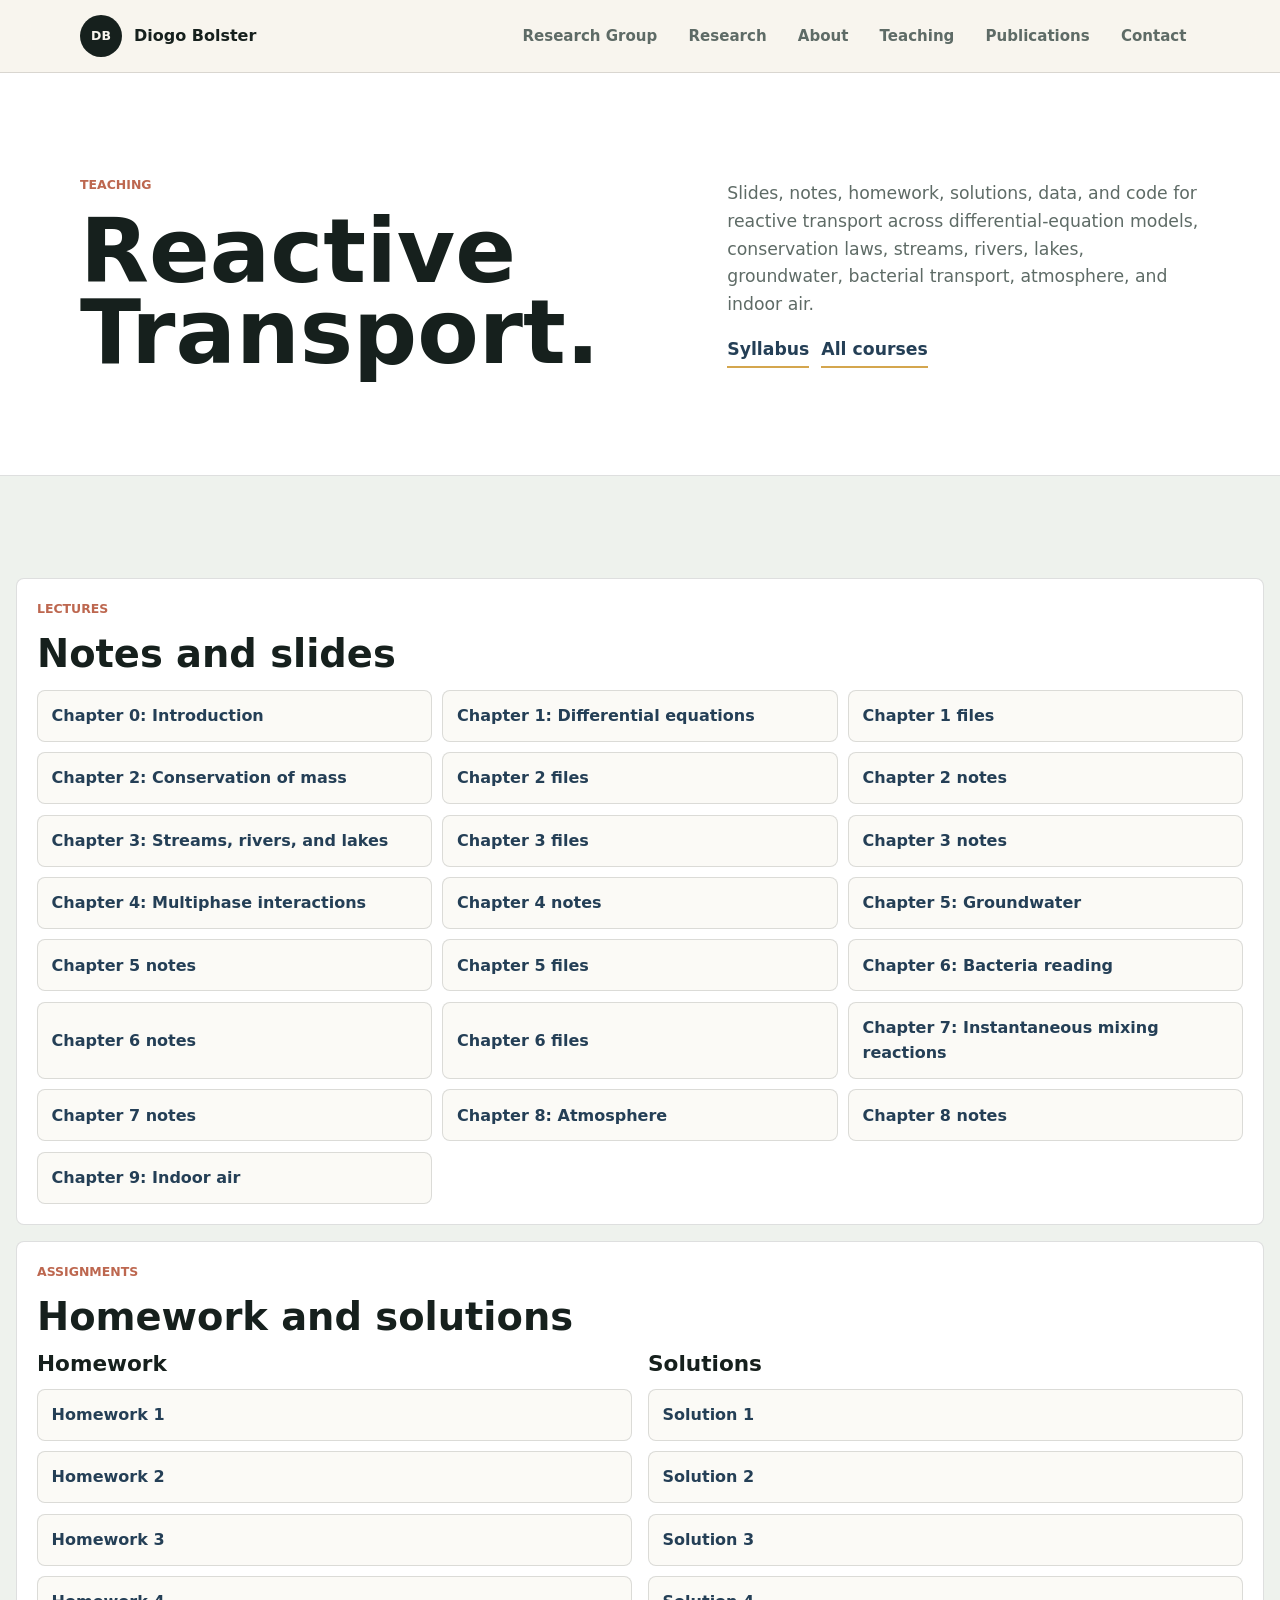
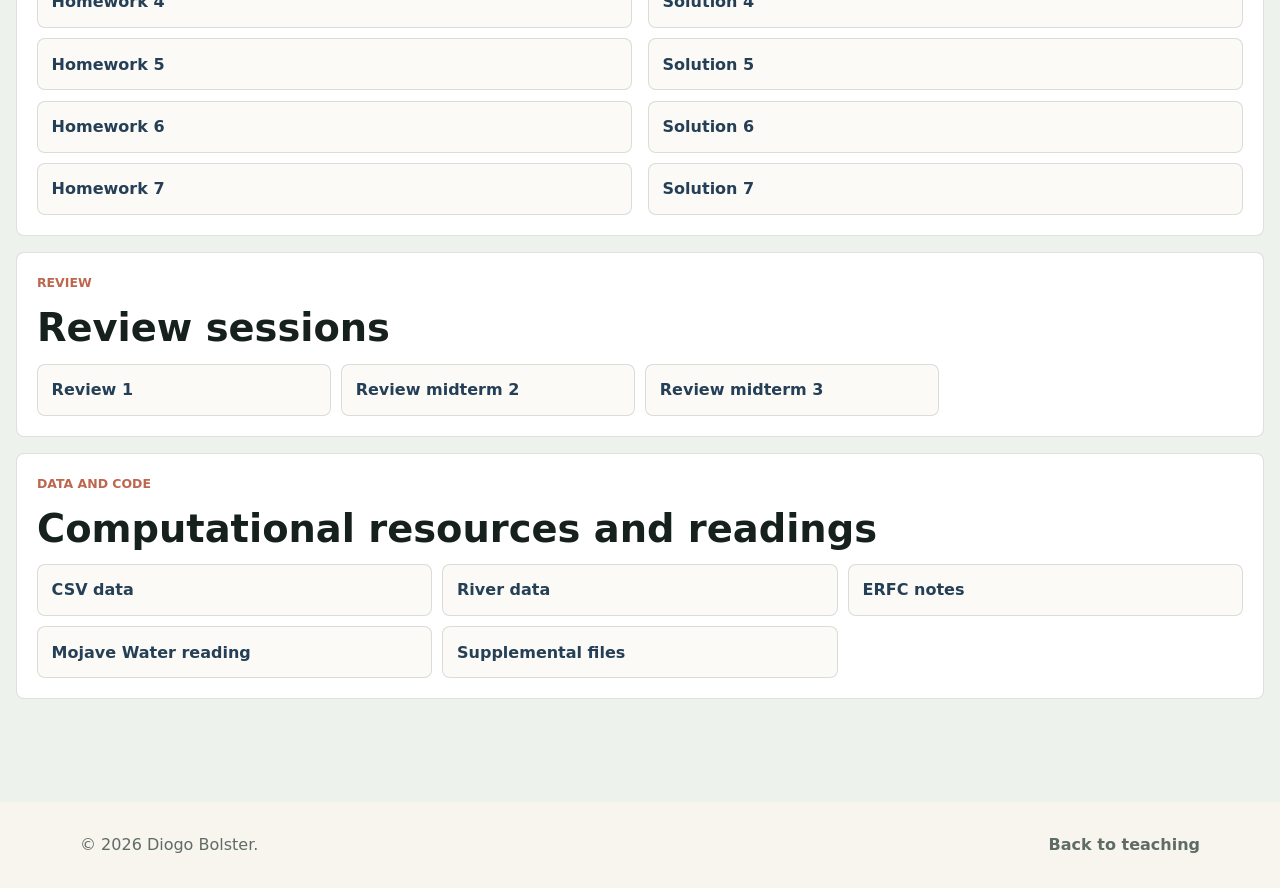
<file: reactive-transport.html>
<!doctype html>
<html lang="en">
  <head>
    <meta charset="utf-8">
    <meta name="viewport" content="width=device-width, initial-scale=1">
    <meta
      name="description"
      content="Reactive Transport course materials, lectures, homework, solutions, data, and code from Diogo Bolster."
    >
    <title>Reactive Transport | Diogo Bolster</title>
    <link rel="stylesheet" href="styles.css">
  </head>
  <body class="course-page">
    <a class="skip-link" href="#main">Skip to content</a>

    <header class="site-header">
      <nav class="nav" aria-label="Primary navigation">
        <a class="brand" href="index.html#top" aria-label="Go to homepage">
          <span class="brand-mark">DB</span>
          <span>Diogo Bolster</span>
        </a>

        <button class="nav-toggle" type="button" aria-label="Open navigation" aria-expanded="false">
          <span></span>
          <span></span>
        </button>

        <div class="nav-links" data-nav-links>
          <a href="index.html#group">Research Group</a>
          <a href="index.html#research">Research</a>
          <a href="index.html#about">About</a>
          <a href="teaching.html">Teaching</a>
          <a href="publications.html">Publications</a>
          <a href="index.html#contact">Contact</a>
        </div>
      </nav>
    </header>

    <main id="main">
      <section class="publication-hero course-hero" aria-labelledby="course-title">
        <div class="section-inner publication-hero-grid">
          <div>
            <p class="section-kicker">Teaching</p>
            <h1 id="course-title">Reactive Transport.</h1>
          </div>
          <div class="publication-summary">
            <p>
              Slides, notes, homework, solutions, data, and code for reactive transport
              across differential-equation models, conservation laws, streams, rivers,
              lakes, groundwater, bacterial transport, atmosphere, and indoor air.
            </p>
            <div class="publication-source-links">
              <a href="course-materials/reactive-transport/Syllabus_CE40420.pdf">Syllabus</a>
              <a href="teaching.html">All courses</a>
            </div>
          </div>
        </div>
      </section>

      <section class="section course-materials-section" aria-label="Reactive Transport course materials">
        <div class="section-inner course-materials-inner">
          <section class="course-material-block">
            <div class="course-material-heading">
              <p class="section-kicker">Lectures</p>
              <h2>Notes and slides</h2>
            </div>
            <div class="resource-grid">
              <a href="course-materials/reactive-transport/Chapter%200%20-%20INtroduction.pdf">Chapter 0: Introduction</a>
              <a href="course-materials/reactive-transport/Chapter%201%20-%20Intro%20to%20Differential%20Equations%20and%20Solutions.pptx">Chapter 1: Differential equations</a>
              <a href="course-materials/reactive-transport/Chapter%201%20-%20Differential%20Equations.zip">Chapter 1 files</a>
              <a href="course-materials/reactive-transport/Chapter%202%20-%20Conservation%20of%20Mass.pptx">Chapter 2: Conservation of mass</a>
              <a href="course-materials/reactive-transport/Chapter%202%20-%20Conservation%20of%20Mass.zip">Chapter 2 files</a>
              <a href="course-materials/reactive-transport/Chapter2.pdf">Chapter 2 notes</a>
              <a href="course-materials/reactive-transport/Chapter%203%20-%20Streams%20Rivers%20and%20Lakes.pptx">Chapter 3: Streams, rivers, and lakes</a>
              <a href="course-materials/reactive-transport/Chapter%203%20-%20Streams%20and%20River.zip">Chapter 3 files</a>
              <a href="course-materials/reactive-transport/Chapter3.pdf">Chapter 3 notes</a>
              <a href="course-materials/reactive-transport/Chapter%204%20-%20Multiphase%20Interactions.pptx">Chapter 4: Multiphase interactions</a>
              <a href="course-materials/reactive-transport/Chapter4.pdf">Chapter 4 notes</a>
              <a href="course-materials/reactive-transport/Ch5GW.pptx">Chapter 5: Groundwater</a>
              <a href="course-materials/reactive-transport/chapter5.pdf">Chapter 5 notes</a>
              <a href="course-materials/reactive-transport/Chapter%205.zip">Chapter 5 files</a>
              <a href="course-materials/reactive-transport/Ch6Bacteria.pdf">Chapter 6: Bacteria reading</a>
              <a href="course-materials/reactive-transport/Chapter6.pdf">Chapter 6 notes</a>
              <a href="course-materials/reactive-transport/Chapter6%20-%20Bacteria.zip">Chapter 6 files</a>
              <a href="course-materials/reactive-transport/Ch7-InstMixRxn.pptx">Chapter 7: Instantaneous mixing reactions</a>
              <a href="course-materials/reactive-transport/Chapter7.pdf">Chapter 7 notes</a>
              <a href="course-materials/reactive-transport/Ch8Atmosphere.pptx">Chapter 8: Atmosphere</a>
              <a href="course-materials/reactive-transport/Chapter8.pdf">Chapter 8 notes</a>
              <a href="course-materials/reactive-transport/Ch9-Indoor.ppt">Chapter 9: Indoor air</a>
            </div>
          </section>

          <section class="course-material-block">
            <div class="course-material-heading">
              <p class="section-kicker">Assignments</p>
              <h2>Homework and solutions</h2>
            </div>
            <div class="resource-columns">
              <div>
                <h3>Homework</h3>
                <div class="resource-list">
                  <a href="course-materials/reactive-transport/HW1.pdf">Homework 1</a>
                  <a href="course-materials/reactive-transport/HW2.pdf">Homework 2</a>
                  <a href="course-materials/reactive-transport/HW3.pdf">Homework 3</a>
                  <a href="course-materials/reactive-transport/HW4.pdf">Homework 4</a>
                  <a href="course-materials/reactive-transport/HW5.pdf">Homework 5</a>
                  <a href="course-materials/reactive-transport/HW6.pdf">Homework 6</a>
                  <a href="course-materials/reactive-transport/HW7.pdf">Homework 7</a>
                </div>
              </div>
              <div>
                <h3>Solutions</h3>
                <div class="resource-list">
                  <a href="course-materials/reactive-transport/Sol%20HW1.pdf">Solution 1</a>
                  <a href="course-materials/reactive-transport/HW2_Solution.pdf">Solution 2</a>
                  <a href="course-materials/reactive-transport/HW3Sol.pdf">Solution 3</a>
                  <a href="course-materials/reactive-transport/SolHW4.pdf">Solution 4</a>
                  <a href="course-materials/reactive-transport/HW5sol.pdf">Solution 5</a>
                  <a href="course-materials/reactive-transport/HW6Sol.pdf">Solution 6</a>
                  <a href="course-materials/reactive-transport/SolHW7.pdf">Solution 7</a>
                </div>
              </div>
            </div>
          </section>

          <section class="course-material-block">
            <div class="course-material-heading">
              <p class="section-kicker">Review</p>
              <h2>Review sessions</h2>
            </div>
            <div class="resource-grid compact">
              <a href="course-materials/reactive-transport/Review1.pptx">Review 1</a>
              <a href="course-materials/reactive-transport/ReviewMT2.pptx">Review midterm 2</a>
              <a href="course-materials/reactive-transport/ReviewMT3%20.pptx">Review midterm 3</a>
            </div>
          </section>

          <section class="course-material-block">
            <div class="course-material-heading">
              <p class="section-kicker">Data and Code</p>
              <h2>Computational resources and readings</h2>
            </div>
            <div class="resource-grid">
              <a href="course-materials/reactive-transport/data.csv">CSV data</a>
              <a href="course-materials/reactive-transport/data_river.mat">River data</a>
              <a href="course-materials/reactive-transport/ERFC.pdf">ERFC notes</a>
              <a href="course-materials/reactive-transport/Hart%20-%20Mojave%20Water.pdf">Mojave Water reading</a>
              <a href="course-materials/reactive-transport/untitled%20folder.zip">Supplemental files</a>
            </div>
          </section>
        </div>
      </section>
    </main>

    <footer class="footer">
      <p>© <span data-year></span> Diogo Bolster.</p>
      <a href="teaching.html">Back to teaching</a>
    </footer>

    <script src="script.js"></script>
  </body>
</html>
</file>
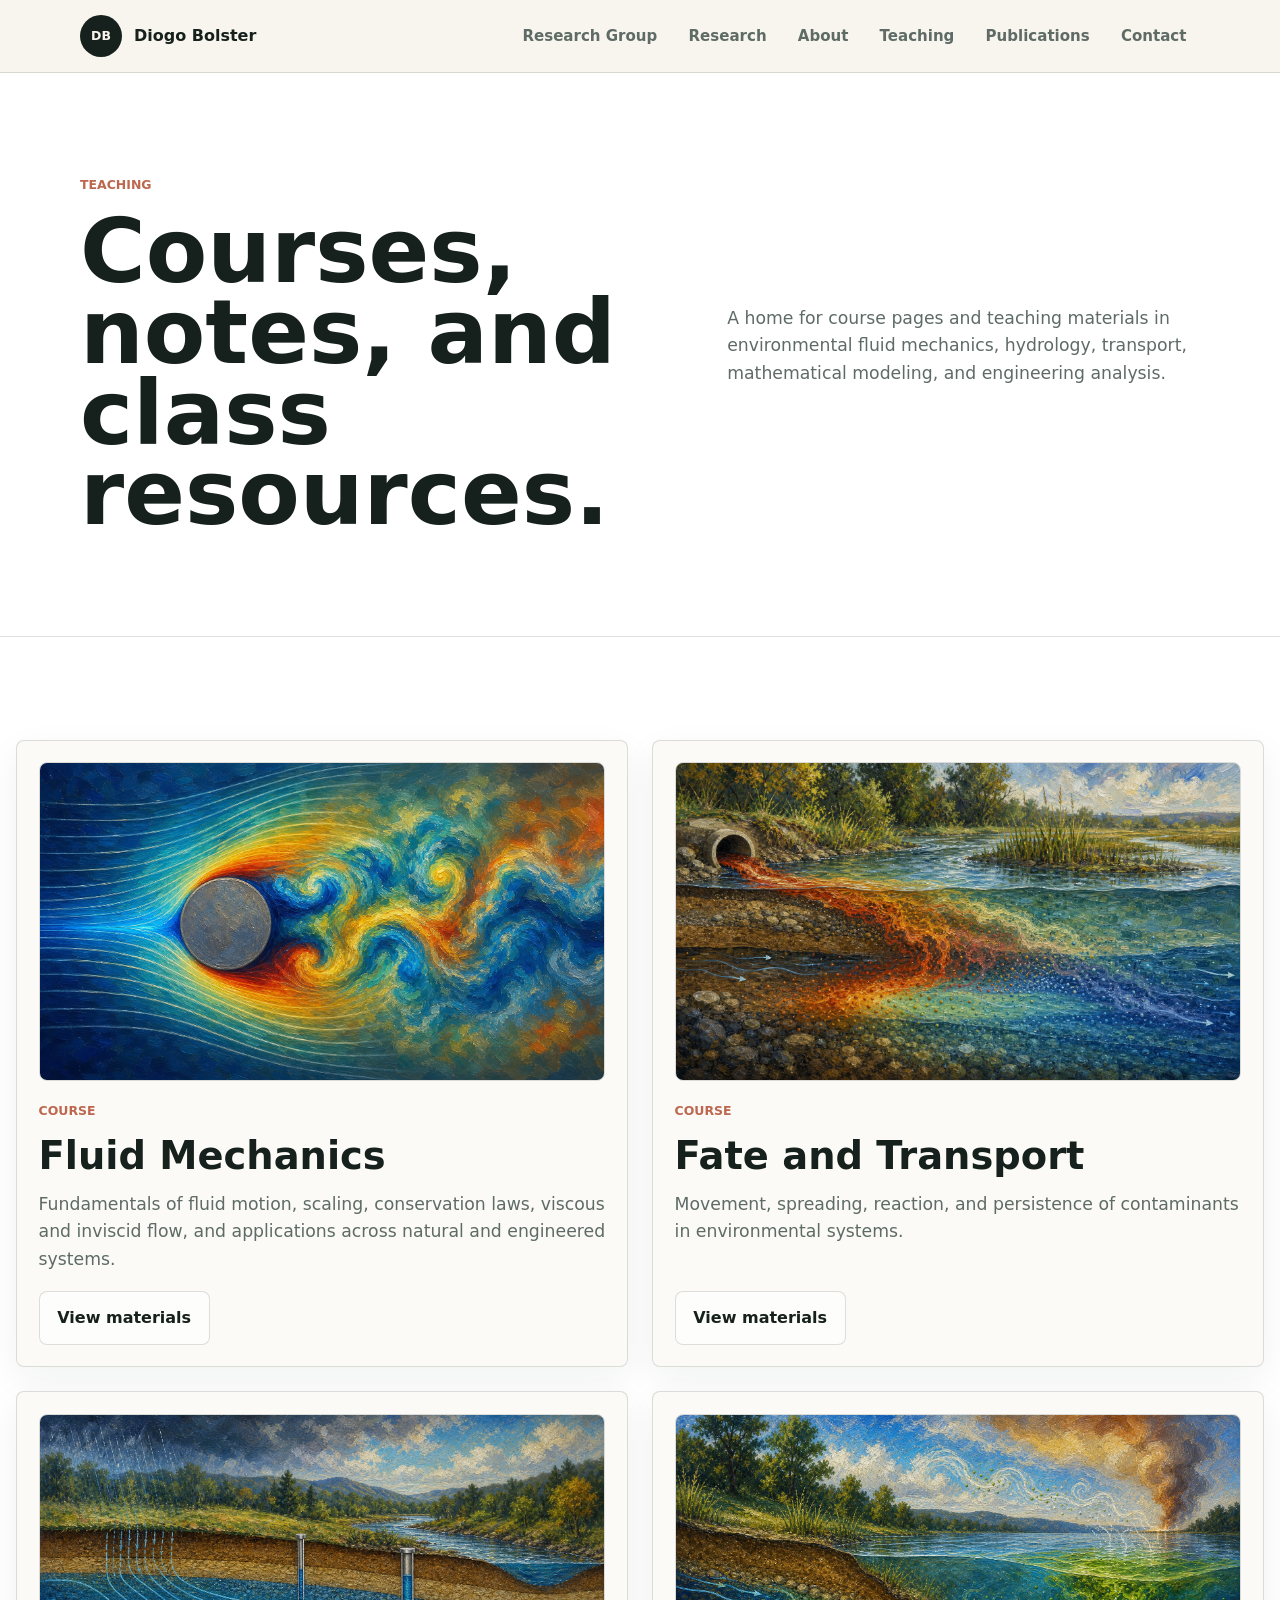
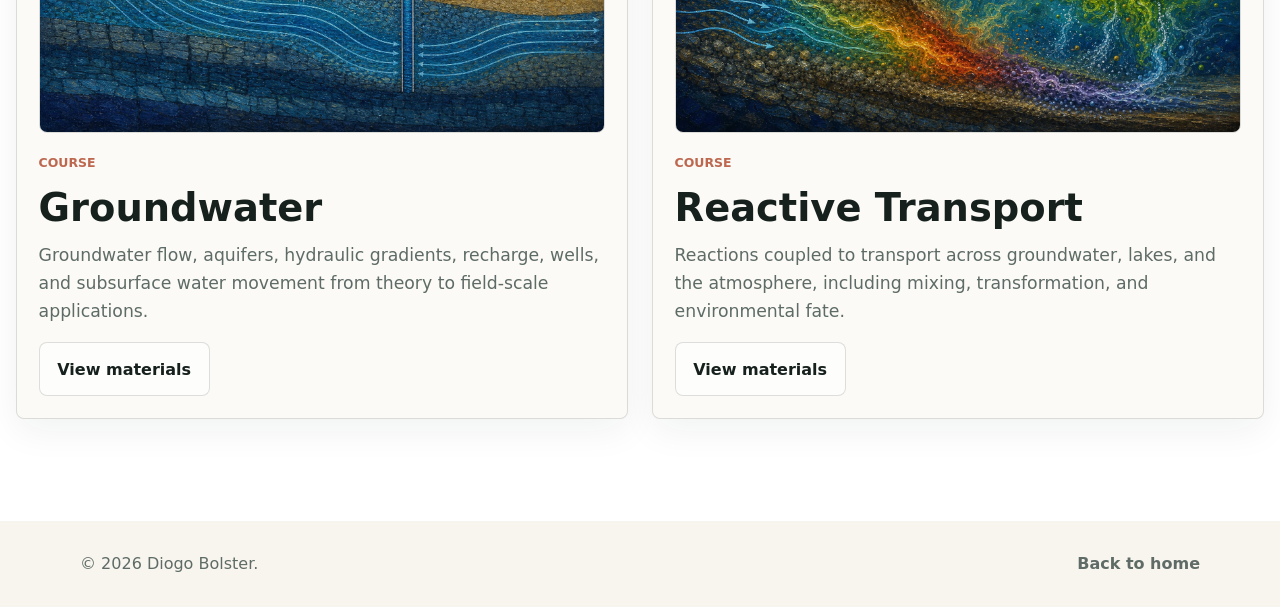
<file: teaching.html>
<!doctype html>
<html lang="en">
  <head>
    <meta charset="utf-8">
    <meta name="viewport" content="width=device-width, initial-scale=1">
    <meta
      name="description"
      content="Teaching, course materials, and class resources from Diogo Bolster at the University of Notre Dame."
    >
    <title>Teaching | Diogo Bolster</title>
    <link rel="stylesheet" href="styles.css">
  </head>
  <body class="teaching-page">
    <a class="skip-link" href="#main">Skip to content</a>

    <header class="site-header">
      <nav class="nav" aria-label="Primary navigation">
        <a class="brand" href="index.html#top" aria-label="Go to homepage">
          <span class="brand-mark">DB</span>
          <span>Diogo Bolster</span>
        </a>

        <button class="nav-toggle" type="button" aria-label="Open navigation" aria-expanded="false">
          <span></span>
          <span></span>
        </button>

        <div class="nav-links" data-nav-links>
          <a href="index.html#group">Research Group</a>
          <a href="index.html#research">Research</a>
          <a href="index.html#about">About</a>
          <a href="teaching.html">Teaching</a>
          <a href="publications.html">Publications</a>
          <a href="index.html#contact">Contact</a>
        </div>
      </nav>
    </header>

    <main id="main">
      <section class="publication-hero teaching-hero" aria-labelledby="teaching-title">
        <div class="section-inner publication-hero-grid">
          <div>
            <p class="section-kicker">Teaching</p>
            <h1 id="teaching-title">Courses, notes, and class resources.</h1>
          </div>
          <div class="publication-summary">
            <p>
              A home for course pages and teaching materials in environmental fluid
              mechanics, hydrology, transport, mathematical modeling, and engineering
              analysis.
            </p>
          </div>
        </div>
      </section>

      <section class="section teaching-section" aria-label="Teaching courses">
        <div class="section-inner teaching-inner">
          <div class="teaching-grid">
            <article class="teaching-card">
              <img src="assets/course-fluid-mechanics.png" alt="Painterly scientific visualization of vortices and streamlines for Fluid Mechanics">
              <p class="section-kicker">Course</p>
              <h2>Fluid Mechanics</h2>
              <p>
                Fundamentals of fluid motion, scaling, conservation laws, viscous and
                inviscid flow, and applications across natural and engineered systems.
              </p>
              <a class="button secondary" href="fluid-mechanics.html">View materials</a>
            </article>

            <article class="teaching-card">
              <img src="assets/course-fate-transport.png" alt="Painterly environmental contaminant plume moving through water and sediment">
              <p class="section-kicker">Course</p>
              <h2>Fate and Transport</h2>
              <p>
                Movement, spreading, reaction, and persistence of contaminants in
                environmental systems.
              </p>
              <a class="button secondary" href="fate-and-transport.html">View materials</a>
            </article>

            <article class="teaching-card">
              <img src="assets/course-groundwater.png" alt="Painterly aquifer cross-section with groundwater flow paths and wells">
              <p class="section-kicker">Course</p>
              <h2>Groundwater</h2>
              <p>
                Groundwater flow, aquifers, hydraulic gradients, recharge, wells, and
                subsurface water movement from theory to field-scale applications.
              </p>
              <a class="button secondary" href="groundwater.html">View materials</a>
            </article>

            <article class="teaching-card">
              <img src="assets/course-reactive-transport.png" alt="Painterly reactive transport connecting groundwater, lake water, and atmosphere">
              <p class="section-kicker">Course</p>
              <h2>Reactive Transport</h2>
              <p>
                Reactions coupled to transport across groundwater, lakes, and the
                atmosphere, including mixing, transformation, and environmental fate.
              </p>
              <a class="button secondary" href="reactive-transport.html">View materials</a>
            </article>
          </div>
        </div>
      </section>
    </main>

    <footer class="footer">
      <p>© <span data-year></span> Diogo Bolster.</p>
      <a href="index.html#top">Back to home</a>
    </footer>

    <script src="script.js"></script>
  </body>
</html>
</file>
<file: styles.css>
:root {
  --ink: #16201d;
  --muted: #5e6b66;
  --paper: #f8f5ee;
  --surface: #ffffff;
  --line: rgba(22, 32, 29, 0.14);
  --sage: #7a9a85;
  --clay: #bd674f;
  --navy: #243f56;
  --gold: #d4a64e;
  --shadow: 0 24px 70px rgba(22, 32, 29, 0.12);
  --radius: 8px;
  color-scheme: light;
}

* {
  box-sizing: border-box;
}

html {
  scroll-behavior: smooth;
}

body {
  margin: 0;
  background: var(--paper);
  color: var(--ink);
  font-family: Inter, system-ui, -apple-system, BlinkMacSystemFont, "Segoe UI", sans-serif;
  line-height: 1.6;
}

img {
  display: block;
  max-width: 100%;
}

a {
  color: inherit;
  text-decoration: none;
}

.skip-link {
  left: 1rem;
  padding: 0.75rem 1rem;
  position: fixed;
  top: -10rem;
  z-index: 100;
  background: var(--ink);
  color: var(--surface);
  border-radius: var(--radius);
}

.skip-link:focus {
  top: 1rem;
}

.site-header {
  position: sticky;
  top: 0;
  z-index: 20;
  background: rgba(248, 245, 238, 0.86);
  border-bottom: 1px solid var(--line);
  backdrop-filter: blur(18px);
}

.nav {
  width: min(1120px, calc(100% - 2rem));
  min-height: 72px;
  margin: 0 auto;
  display: flex;
  align-items: center;
  justify-content: space-between;
  gap: 1rem;
}

.brand {
  display: inline-flex;
  align-items: center;
  gap: 0.75rem;
  font-weight: 800;
}

.brand-mark {
  width: 42px;
  height: 42px;
  display: grid;
  place-items: center;
  background: var(--ink);
  color: var(--paper);
  border-radius: 50%;
  font-size: 0.78rem;
  letter-spacing: 0;
}

.nav-links {
  display: flex;
  align-items: center;
  gap: 0.25rem;
}

.nav-links a {
  padding: 0.65rem 0.85rem;
  border-radius: var(--radius);
  color: var(--muted);
  font-weight: 700;
  font-size: 0.94rem;
}

.nav-links a:hover,
.nav-links a:focus-visible {
  color: var(--ink);
  background: rgba(122, 154, 133, 0.16);
}

.nav-toggle {
  display: none;
  width: 42px;
  height: 42px;
  border: 1px solid var(--line);
  border-radius: var(--radius);
  background: var(--surface);
  place-items: center;
}

.nav-toggle span {
  width: 18px;
  height: 2px;
  background: var(--ink);
  display: block;
}

.hero {
  display: block;
  overflow: hidden;
  border-bottom: 1px solid var(--line);
}

.hero-banner {
  position: relative;
  background: var(--ink);
}

.hero-banner img {
  width: 100%;
  height: clamp(260px, 36vw, 520px);
  object-fit: cover;
  opacity: 0.94;
}

.hero-content {
  width: min(1460px, calc(100% - 2rem));
  margin: 0 auto;
  padding: clamp(2.25rem, 4vw, 4.5rem) 0;
}

.eyebrow,
.section-kicker {
  margin: 0 0 1rem;
  color: var(--clay);
  font-size: 0.78rem;
  font-weight: 800;
  text-transform: uppercase;
  letter-spacing: 0;
}

h1,
h2,
h3,
p {
  margin-top: 0;
}

h1 {
  max-width: none;
  margin-bottom: 1rem;
  font-size: clamp(3.2rem, 6.8vw, 6.2rem);
  line-height: 0.9;
  letter-spacing: 0;
}

h2 {
  margin-bottom: 1rem;
  font-size: clamp(2rem, 4vw, 4.2rem);
  line-height: 1;
  letter-spacing: 0;
}

h3 {
  margin-bottom: 0.75rem;
  font-size: 1.35rem;
  line-height: 1.15;
}

.hero-copy {
  max-width: 920px;
  color: var(--muted);
  font-size: clamp(1.05rem, 1.6vw, 1.25rem);
}

.hero-actions {
  display: flex;
  flex-wrap: wrap;
  gap: 0.8rem;
  margin-top: 1.4rem;
}

.button {
  min-height: 48px;
  display: inline-flex;
  align-items: center;
  justify-content: center;
  padding: 0.82rem 1.1rem;
  border-radius: var(--radius);
  border: 1px solid transparent;
  font-weight: 800;
}

.button.primary {
  background: var(--ink);
  color: var(--surface);
}

.button.secondary {
  border-color: var(--line);
  background: rgba(255, 255, 255, 0.55);
}

.button:hover,
.button:focus-visible {
  transform: translateY(-1px);
}

.section {
  padding: clamp(4rem, 8vw, 7rem) 0;
}

.section-inner {
  width: min(1120px, calc(100% - 2rem));
  margin: 0 auto;
}

.intro-section {
  padding: clamp(2rem, 4vw, 3.75rem) 0 clamp(3rem, 5vw, 4.5rem);
  background: var(--surface);
}

.intro-feature {
  width: min(1560px, calc(100% - 2rem));
  display: grid;
  gap: clamp(1rem, 2vw, 1.6rem);
}

.intro-title {
  margin: 0;
  color: #b83f34;
  font-family: Georgia, "Times New Roman", serif;
  font-size: clamp(2.35rem, 5.5vw, 5.4rem);
  font-style: italic;
  font-weight: 700;
  line-height: 0.95;
  text-align: center;
  text-transform: none;
}

.intro-art {
  overflow: hidden;
  border: 1px solid var(--line);
  border-radius: var(--radius);
  background: var(--ink);
  box-shadow: var(--shadow);
}

.intro-art img {
  width: 100%;
  height: auto;
  object-fit: contain;
}

.intro-copy {
  width: 100%;
}

.intro-copy h2 {
  max-width: none;
}

.intro-copy p {
  max-width: none;
  color: var(--muted);
  font-size: 1.08rem;
}

.intro-grid,
.split-grid,
.contact-grid {
  display: grid;
  grid-template-columns: 0.45fr 1fr;
  gap: clamp(2rem, 7vw, 6rem);
}

.intro-grid h2,
.split-grid h2,
.contact-grid h2 {
  max-width: 820px;
}

.about-copy p,
.contact-panel p {
  max-width: 680px;
  color: var(--muted);
  font-size: 1.08rem;
}

.section-heading {
  max-width: 760px;
  margin-bottom: 2rem;
}

.research-areas-inner {
  width: min(1460px, calc(100% - 2rem));
}

.research-heading {
  max-width: 1180px;
}

.project-grid {
  display: grid;
  grid-template-columns: repeat(3, minmax(0, 1fr));
  gap: 1rem;
}

.theme-grid {
  grid-template-columns: repeat(4, minmax(0, 1fr));
  align-items: stretch;
}

.project-card {
  min-height: 360px;
  display: flex;
  flex-direction: column;
  padding: 1.15rem;
  background: var(--surface);
  border: 1px solid var(--line);
  border-radius: var(--radius);
  box-shadow: 0 12px 36px rgba(22, 32, 29, 0.06);
}

.theme-card {
  min-height: 0;
}

.theme-card img {
  width: 100%;
  aspect-ratio: 4 / 3;
  margin-bottom: 1rem;
  object-fit: cover;
  border-radius: var(--radius);
  border: 1px solid var(--line);
}

.project-card p {
  color: var(--muted);
}

.project-card a {
  width: fit-content;
  margin-top: auto;
  color: var(--navy);
  font-weight: 800;
  border-bottom: 2px solid var(--gold);
}

.theme-card .project-meta {
  margin-bottom: 1rem;
}

.theme-card p {
  margin-bottom: 1rem;
}

.theme-paper-list {
  display: grid;
  gap: 0.45rem;
  margin: auto 0 0;
  padding: 0;
  list-style: none;
}

.theme-paper-list li {
  padding-top: 0.45rem;
  border-top: 1px solid var(--line);
}

.theme-paper-list a {
  width: auto;
  margin-top: 0;
  font-size: 0.9rem;
  line-height: 1.25;
}

.accent-card {
  background: var(--ink);
  color: var(--surface);
}

.accent-card p,
.accent-card .project-meta {
  color: rgba(255, 255, 255, 0.72);
}

.accent-card a {
  color: var(--surface);
}

.group-section {
  padding-top: clamp(2rem, 3.5vw, 3.5rem);
  background: var(--surface);
}

.group-members-inner {
  width: min(1460px, calc(100% - 2rem));
}

.group-heading {
  max-width: 1100px;
}

.member-layout {
  display: grid;
  grid-template-columns: minmax(0, 1.35fr) minmax(380px, 0.85fr);
  gap: clamp(1rem, 2vw, 1.5rem);
}

.member-panel {
  padding: 1.15rem;
  border: 1px solid var(--line);
  border-radius: var(--radius);
  background: #fbfaf6;
}

.member-panel-header {
  max-width: 620px;
  margin-bottom: 1.25rem;
}

.member-panel-header h3 {
  margin-bottom: 0.35rem;
}

.member-panel-header p {
  margin-bottom: 0;
  color: var(--muted);
}

.member-grid {
  display: grid;
  grid-template-columns: 1fr;
  gap: 0.75rem;
}

.member-card {
  min-height: 260px;
  display: grid;
  grid-template-columns: minmax(180px, 0.42fr) minmax(0, 1fr);
  grid-template-rows: auto auto 1fr;
  column-gap: 1rem;
  align-items: start;
  padding: 1rem;
  border: 1px solid var(--line);
  border-radius: var(--radius);
  background: var(--surface);
}

.member-photo {
  width: 100%;
  height: 100%;
  min-height: 228px;
  grid-row: 1 / 4;
  display: grid;
  place-items: center;
  border: 1px dashed rgba(22, 32, 29, 0.28);
  border-radius: var(--radius);
  background:
    linear-gradient(135deg, rgba(122, 154, 133, 0.15), rgba(212, 166, 78, 0.13)),
    #f6f3eb;
  color: var(--muted);
  font-size: 0.78rem;
  font-weight: 800;
  text-transform: uppercase;
  overflow: hidden;
}

.member-photo img {
  width: 100%;
  height: 100%;
  object-fit: cover;
}

.member-research-figure {
  align-self: stretch;
  margin-top: 0.25rem;
  border: 1px solid var(--line);
  border-radius: var(--radius);
  background: #ffffff;
  overflow: hidden;
}

.member-research-figure img {
  width: 100%;
  height: 100%;
  object-fit: contain;
  background: #ffffff;
}

.member-photo-contain {
  background: #f6f3eb;
}

.member-photo-contain img {
  object-fit: contain;
}

.member-card h4 {
  margin: 0 0 0.35rem;
  font-size: 1.2rem;
}

.member-card p {
  margin-bottom: 1.25rem;
  color: var(--clay);
  font-size: 0.9rem;
  font-weight: 800;
}

.member-card span {
  margin-top: auto;
  color: var(--muted);
  font-size: 0.94rem;
}

.alumni-panel {
  display: flex;
  flex-direction: column;
  background: var(--ink);
  color: var(--surface);
}

.alumni-panel .member-panel-header p {
  color: rgba(255, 255, 255, 0.72);
}

.alumni-list {
  flex: 1;
  display: grid;
  grid-template-columns: repeat(2, minmax(0, 1fr));
  align-content: space-between;
  column-gap: 0.85rem;
  row-gap: clamp(1rem, 1.4vw, 1.7rem);
  margin: 0;
  padding: 0;
  list-style: none;
}

.alumni-list li {
  min-height: 0;
  padding: 0;
  position: static;
  border-top: 1px solid rgba(255, 255, 255, 0.18);
}

.alumni-list img {
  width: 100%;
  aspect-ratio: 1;
  object-fit: cover;
  border: 1px solid rgba(255, 255, 255, 0.2);
  border-radius: var(--radius);
}

.alumni-list span {
  display: block;
  margin-top: 0.45rem;
}

.alumni-list span:first-child {
  font-weight: 800;
  line-height: 1.15;
}

.alumni-list span:last-child {
  margin-top: 0.45rem;
  color: rgba(255, 255, 255, 0.7);
  font-size: 0.9rem;
}

.project-meta {
  display: flex;
  justify-content: space-between;
  gap: 1rem;
  margin-bottom: 4rem;
  color: var(--muted);
  font-size: 0.78rem;
  font-weight: 800;
  text-transform: uppercase;
  letter-spacing: 0;
}

.split-section {
  background: #eef2ed;
  border-block: 1px solid var(--line);
}

.about-grid {
  width: min(1460px, calc(100% - 2rem));
  display: grid;
  grid-template-columns: minmax(300px, 420px) minmax(300px, 0.85fr) minmax(440px, 1.15fr);
  gap: clamp(2rem, 3.5vw, 4rem);
  align-items: start;
}

.about-photo {
  transform: translate(-1.5rem, 1.25rem);
}

.about-photo img {
  width: min(118%, 500px);
  aspect-ratio: 1;
  object-fit: cover;
  border: 10px solid var(--surface);
  border-radius: 50%;
  box-shadow: var(--shadow);
}

.about-heading h2 {
  max-width: none;
}

.about-copy {
  min-width: 0;
}

.stats {
  display: grid;
  grid-template-columns: repeat(3, minmax(0, 1fr));
  gap: 0.75rem;
  margin: 2rem 0 0;
}

.stats div {
  padding: 1rem;
  background: rgba(255, 255, 255, 0.72);
  border: 1px solid var(--line);
  border-radius: var(--radius);
}

.stats dt {
  font-size: 1.7rem;
  font-weight: 800;
  line-height: 1;
}

.stats dd {
  margin: 0.35rem 0 0;
  color: var(--muted);
  font-size: 0.9rem;
}

.writing-list {
  border-top: 1px solid var(--line);
}

.writing-item {
  display: grid;
  grid-template-columns: 1fr auto;
  gap: 1rem;
  align-items: center;
  padding: 1.35rem 0;
  border-bottom: 1px solid var(--line);
  font-weight: 800;
}

.writing-item span {
  min-width: 0;
}

.writing-item time,
.item-detail {
  color: var(--muted);
  font-size: 0.94rem;
  font-weight: 700;
  white-space: nowrap;
}

.writing-item:hover span,
.writing-item:focus-visible span {
  color: var(--clay);
}

.publication-hero {
  padding: clamp(4rem, 8vw, 7rem) 0;
  background: var(--surface);
  border-bottom: 1px solid var(--line);
}

.publication-hero h1 {
  max-width: 9ch;
  margin-bottom: 0;
  font-size: clamp(3.2rem, 7vw, 6.4rem);
}

.publication-hero-grid {
  display: grid;
  grid-template-columns: minmax(0, 0.92fr) minmax(320px, 0.78fr);
  gap: clamp(2rem, 7vw, 6rem);
  align-items: end;
}

.publication-summary {
  align-self: center;
  color: var(--muted);
  font-size: 1.08rem;
}

.publication-count {
  display: flex;
  align-items: baseline;
  gap: 0.8rem;
  margin: 1.5rem 0;
  color: var(--ink);
}

.publication-count strong {
  font-size: clamp(2.7rem, 5vw, 4.6rem);
  line-height: 1;
}

.publication-count span {
  max-width: 12rem;
  color: var(--muted);
  font-weight: 800;
  line-height: 1.15;
}

.publication-source-links {
  display: flex;
  flex-wrap: wrap;
  gap: 0.75rem;
}

.publication-source-links a {
  padding-bottom: 0.15rem;
  color: var(--navy);
  font-weight: 800;
  border-bottom: 2px solid var(--gold);
}

.publication-section {
  background: #eef2ed;
}

.teaching-section {
  background: var(--surface);
}

.teaching-inner {
  width: min(1560px, calc(100% - 2rem));
}

.teaching-grid {
  display: grid;
  grid-template-columns: repeat(2, minmax(0, 1fr));
  gap: clamp(1rem, 2vw, 1.5rem);
}

.teaching-card {
  min-height: 560px;
  display: flex;
  flex-direction: column;
  align-items: flex-start;
  padding: 1.35rem;
  border: 1px solid var(--line);
  border-radius: var(--radius);
  background: #fbfaf6;
  box-shadow: 0 12px 36px rgba(22, 32, 29, 0.06);
}

.teaching-card img {
  width: 100%;
  aspect-ratio: 16 / 9;
  margin-bottom: 1.25rem;
  object-fit: cover;
  border: 1px solid var(--line);
  border-radius: var(--radius);
}

.teaching-card h2 {
  margin-bottom: 1rem;
  font-size: clamp(2rem, 3vw, 3.2rem);
  line-height: 0.98;
}

.teaching-card p:not(.section-kicker) {
  color: var(--muted);
  font-size: 1.08rem;
}

.teaching-card .button {
  margin-top: auto;
}

.course-materials-section {
  background: #eef2ed;
}

.course-materials-inner {
  width: min(1460px, calc(100% - 2rem));
  display: grid;
  gap: 1rem;
}

.course-material-block {
  padding: 1.25rem;
  border: 1px solid var(--line);
  border-radius: var(--radius);
  background: var(--surface);
}

.course-material-heading {
  max-width: 920px;
  margin-bottom: 1rem;
}

.course-material-heading h2 {
  font-size: clamp(1.8rem, 3vw, 3rem);
}

.resource-grid,
.resource-list {
  display: grid;
  gap: 0.65rem;
}

.resource-grid {
  grid-template-columns: repeat(3, minmax(0, 1fr));
}

.resource-grid.compact {
  grid-template-columns: repeat(4, minmax(0, 1fr));
}

.resource-columns {
  display: grid;
  grid-template-columns: repeat(2, minmax(0, 1fr));
  gap: 1rem;
}

.resource-columns h3 {
  margin-bottom: 0.75rem;
}

.resource-grid a,
.resource-list a {
  min-height: 52px;
  display: flex;
  align-items: center;
  padding: 0.75rem 0.85rem;
  border: 1px solid var(--line);
  border-radius: var(--radius);
  background: #fbfaf6;
  color: var(--navy);
  font-weight: 800;
}

.resource-grid a:hover,
.resource-grid a:focus-visible,
.resource-list a:hover,
.resource-list a:focus-visible {
  border-color: var(--gold);
  transform: translateY(-1px);
}

.publication-list {
  display: grid;
  gap: 0.75rem;
  margin: 0;
  padding: 0;
  list-style: none;
}

.publication-item {
  display: grid;
  grid-template-columns: 4.5rem minmax(0, 1fr);
  gap: 1rem;
  padding: 1rem;
  background: var(--surface);
  border: 1px solid var(--line);
  border-radius: var(--radius);
}

.publication-year {
  display: flex;
  align-items: center;
  gap: 1rem;
  margin: 1.75rem 0 0.35rem;
  color: var(--red);
  font-family: Georgia, "Times New Roman", serif;
  font-size: clamp(1.9rem, 4vw, 3.2rem);
  font-weight: 900;
  line-height: 1;
}

.publication-year:first-child {
  margin-top: 0;
}

.publication-year::after {
  content: "";
  flex: 1;
  height: 2px;
  background: linear-gradient(90deg, var(--red), rgba(122, 154, 133, 0.15));
}

.publication-number {
  color: var(--clay);
  font-weight: 900;
}

.publication-item p {
  margin: 0;
  color: var(--muted);
}

.publication-link {
  display: inline-flex;
  margin-left: 0.35rem;
  color: var(--navy);
  font-weight: 900;
  border-bottom: 2px solid var(--gold);
}

.contact-section {
  padding: clamp(4rem, 8vw, 7rem) 0;
  background: var(--navy);
  color: var(--surface);
}

.contact-section .section-kicker {
  color: var(--gold);
}

.contact-panel {
  align-self: start;
  padding: 1.25rem;
  background: rgba(255, 255, 255, 0.08);
  border: 1px solid rgba(255, 255, 255, 0.2);
  border-radius: var(--radius);
}

.contact-panel p {
  color: rgba(255, 255, 255, 0.76);
}

.contact-panel .button.primary {
  background: var(--surface);
  color: var(--navy);
}

.social-links {
  display: flex;
  flex-wrap: wrap;
  gap: 1rem;
  margin-top: 1.3rem;
}

.social-links a {
  color: rgba(255, 255, 255, 0.82);
  font-weight: 800;
}

.footer {
  width: min(1120px, calc(100% - 2rem));
  margin: 0 auto;
  min-height: 86px;
  display: flex;
  align-items: center;
  justify-content: space-between;
  gap: 1rem;
  color: var(--muted);
}

.footer p {
  margin: 0;
}

.footer a {
  font-weight: 800;
}

@media (max-width: 1180px) {
  .theme-grid {
    grid-template-columns: repeat(2, minmax(0, 1fr));
  }

  .about-grid {
    grid-template-columns: minmax(240px, 0.85fr) minmax(260px, 1fr);
  }

  .about-photo {
    transform: translate(0, 0.75rem);
  }

  .about-photo img {
    width: 100%;
  }

  .about-copy {
    grid-column: 1 / -1;
  }
}

@media (max-width: 860px) {
  .nav-toggle {
    display: grid;
  }

  .nav-links {
    position: absolute;
    left: 1rem;
    right: 1rem;
    top: calc(100% + 0.5rem);
    display: none;
    flex-direction: column;
    align-items: stretch;
    padding: 0.5rem;
    background: var(--surface);
    border: 1px solid var(--line);
    border-radius: var(--radius);
    box-shadow: var(--shadow);
  }

  .nav-links.is-open {
    display: flex;
  }

  .nav-links a {
    padding: 0.85rem 1rem;
  }

  .hero {
    min-height: auto;
  }

  .hero-banner img {
    height: clamp(220px, 52vw, 380px);
  }

  .hero-content {
    padding-block: 2.5rem 3.25rem;
  }

  .about-photo {
    transform: none;
  }

  h1 {
    max-width: 11ch;
    font-size: clamp(3rem, 14vw, 5.2rem);
  }

  .intro-grid,
  .intro-feature,
  .split-grid,
  .contact-grid,
  .about-grid,
  .member-layout,
  .project-grid,
  .teaching-grid,
  .resource-grid,
  .resource-grid.compact,
  .resource-columns,
  .publication-hero-grid {
    grid-template-columns: 1fr;
  }

  .member-card {
    grid-template-columns: minmax(160px, 0.42fr) minmax(0, 1fr);
  }

  .project-card {
    min-height: 300px;
  }

  .project-meta {
    margin-bottom: 3rem;
  }

  .stats {
    grid-template-columns: 1fr;
  }
}

@media (max-width: 560px) {
  .nav {
    width: min(100% - 1rem, 1120px);
  }

  .brand span:last-child {
    max-width: 140px;
    overflow: hidden;
    text-overflow: ellipsis;
    white-space: nowrap;
  }

  .hero-actions,
  .button {
    width: 100%;
  }

  .writing-item {
    grid-template-columns: 1fr;
    gap: 0.35rem;
  }

  .publication-hero h1 {
    max-width: 10ch;
  }

  .publication-item {
    grid-template-columns: 1fr;
    gap: 0.35rem;
  }

  .member-card {
    grid-template-columns: 1fr;
    grid-template-rows: auto;
  }

  .alumni-list {
    grid-template-columns: 1fr;
  }

  .member-photo {
    height: auto;
    min-height: 220px;
    aspect-ratio: 4 / 3;
    grid-row: auto;
    margin-bottom: 0.9rem;
  }

  .footer {
    min-height: 110px;
    align-items: flex-start;
    flex-direction: column;
    justify-content: center;
  }
}

@media (prefers-reduced-motion: reduce) {
  *,
  *::before,
  *::after {
    scroll-behavior: auto !important;
    transition: none !important;
  }
}
</file>
